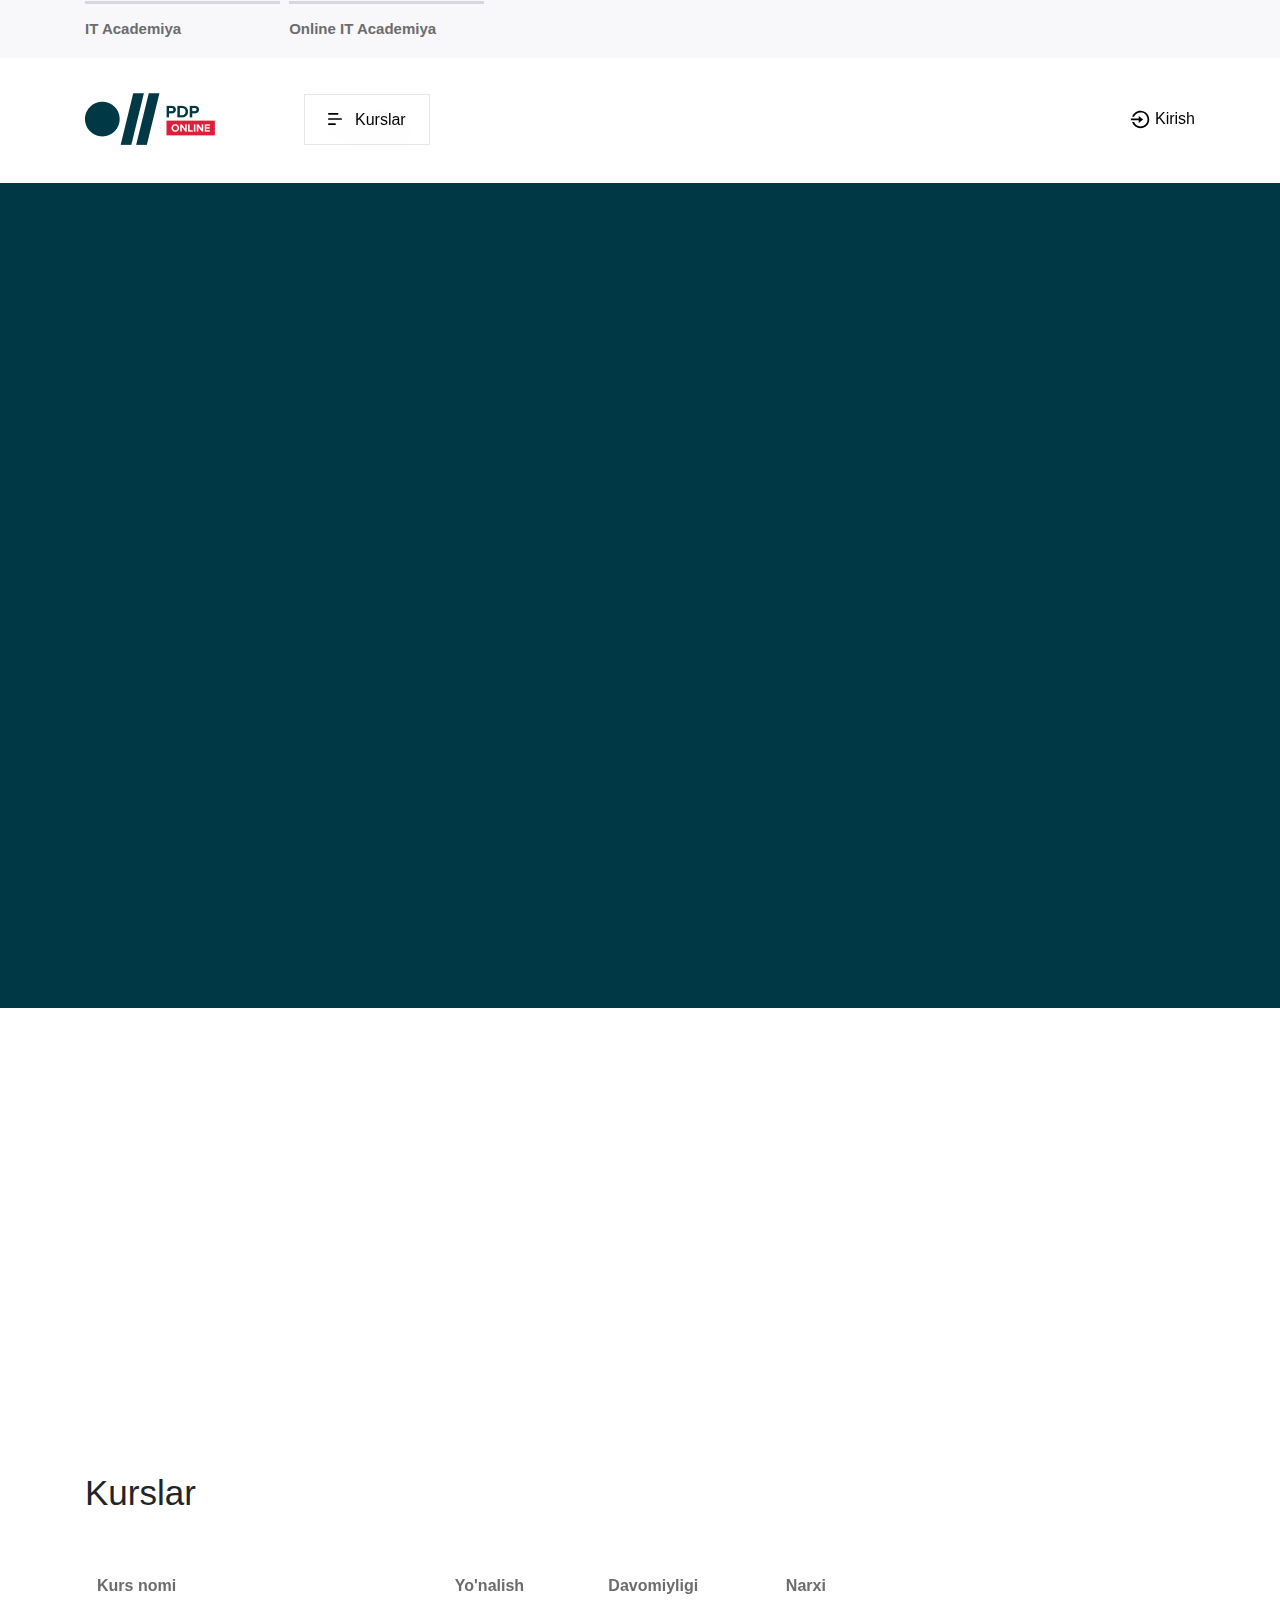
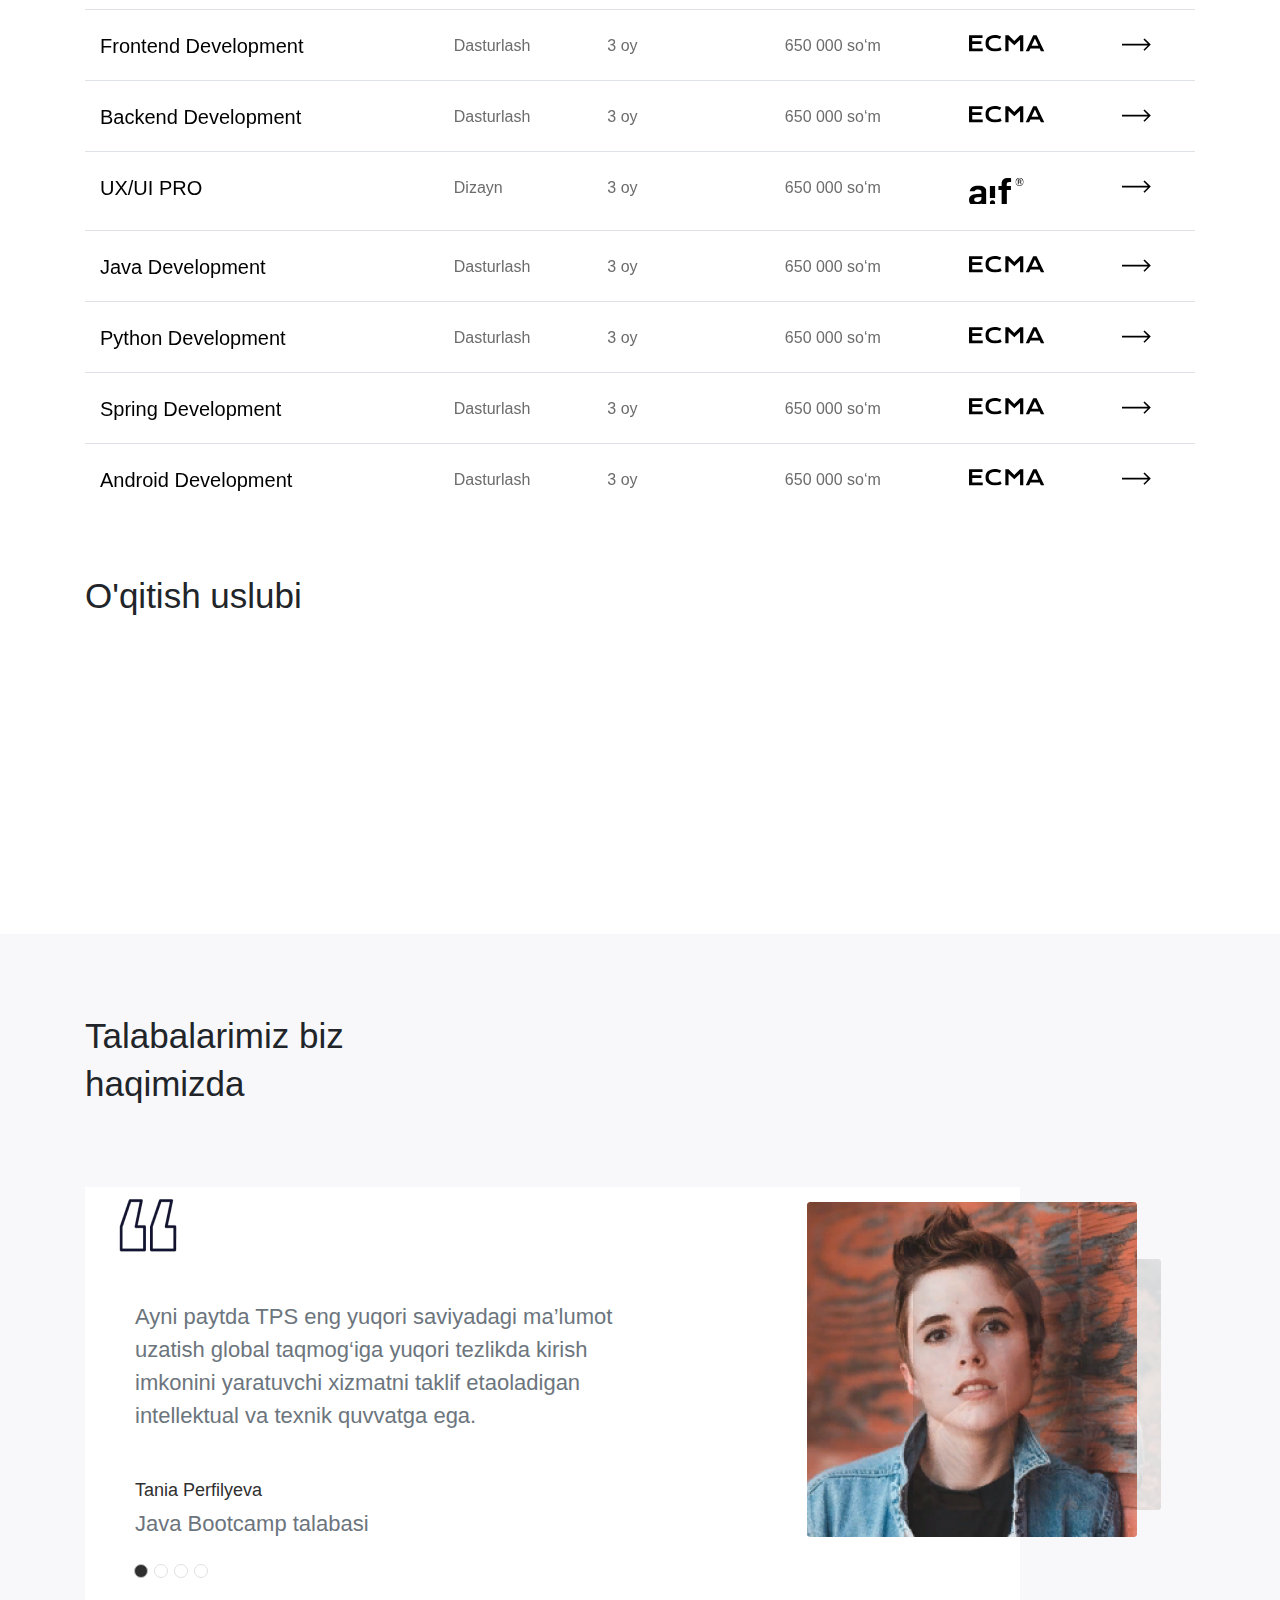
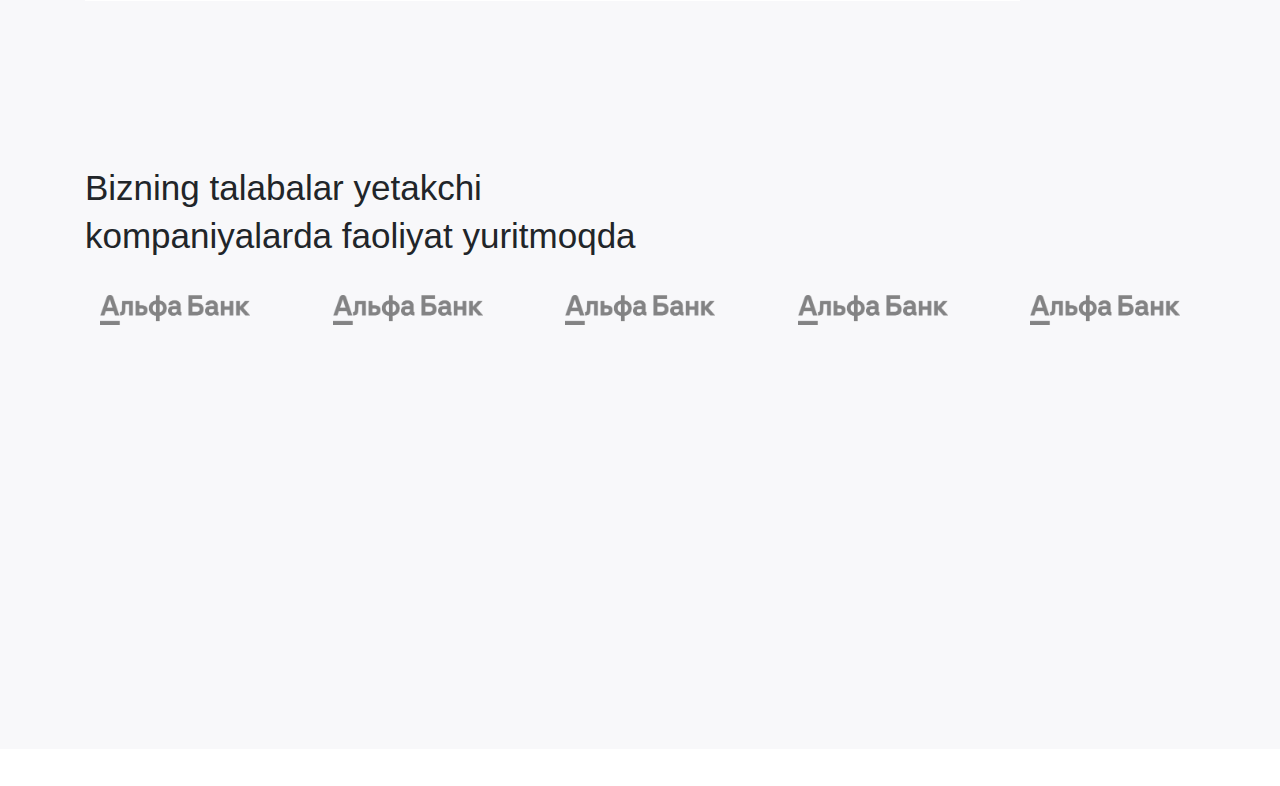
<file: battle pdp page/index.html>
<!DOCTYPE html>
<html lang="en">
<head>
    <meta charset="UTF-8">
    <meta http-equiv="X-UA-Compatible" content="IE=edge">
    <meta name="viewport" content="width=device-width, initial-scale=1.0">
    <title>PDP IT ACADEMY</title>
    <link rel="stylesheet" href="css/bootstrap.css">
    <link rel="stylesheet" href="css/main.css">
</head>
<body>

    <div class="spiner">
        <div class="pdp">
            <span class="circle"><img src="assets/image/load-circle.png" alt=""></span>
            <div class="line position-relative">
                <span class="position-absolute first-line"><img src="assets/image/load-line.png" alt=""></span>
                <span class="position-absolute second-line"><img src="assets/image/load-line.png" alt=""></span>
            </div>
        </div>
    </div>
   
     <header>
        <div class="header">
            <div class="container">
                <div class="row">
                    <div class="col-5 d-flex">
                        <p class="font-family-semibold">IT Academiya</p>
                        <p class="font-family-semibold">Online IT Academiya</p>
                    </div>
                </div>
            </div>
        </div>
        <div class="nav">
            <div class="container">
                <div class="row align-items-center">
                    <div class="col-3 d-flex align-items-center">
                        <span class=""><a href="#"><img src="assets/image/logo.png" alt=""></a></span>
                        <div class="d-flex align-items-center nav-div">
                            <span class="icon icon-burger"></span>
                            <a href="#">Kurslar</a>
                        </div>
                    </div>
                    <div class="col-1 ml-auto d-flex align-items-center">
                        <span class="icon icon-kirish mr-1"></span>
                        <a href="battle/index.html">Kirish</a>
                    </div>
                </div>
            </div>
        </div>
    </header> 

     <section class="position-relative">
        <div class="container">
            <div class="row myRow animate-row anim-item">
                <div class="col-6">
                    <h1 class="font-family-bold ">
                        Onlayn
                        IT-akademiyamiza
                    </h1>
                    <p class="">
                        1 yildan ortiq davom etadigan dasturlar. Ixtisoslikni noldan o'rganish, portfelni yig'ish, rezyume tayyorlash va ta'lim jarayonida ish topish kafolatlangan.
                    </p>
                </div>
                <div class="position-absolute main-img">
                    <img src="assets/image/man.png" class="" alt="">
                </div>
            </div>
            <div class="row animate-row anim-item">
                <div class="col-6 p-0">
                    <div class="card border-0 rounded-0">
                        <div class="card-body border-0 d-flex ">
                            <div class="w-25 d-flex align-items-end position-relative">
                                <p class=" ">
                                    Java 
                                    Web Full Stack 
                                    Development
                                </p>
                                <a href="BATLLE/Lesson Battle/index4.html"><span class="icon icon-next"></span></a>
                            </div>
                            <div class="ml-auto d-flex">
                                <span class="image image-java">
                            </span>
                        </div>
                        </div>
                    </div>
                </div>
                <div class="col-6 p-0">
                    <div class="card rounded-0 border-0">
                        <div class="card-body border-0 d-flex ">
                            <div class="w-25 d-flex align-items-end position-relative">
                                <p class=" ">
                                    Android Development
                                </p>
                                <a href="BATLLE/Lesson Battle/index4.html"><span class="icon icon-next"></span></a>
                            </div>
                            <div class="ml-auto d-flex">
                                <span class="image image-android">
                            </span>
                        </div>
                        </div>
                    </div>
                </div>
            </div>
        </div>
    </section> 

     <div class="kurslar">
        <div class="container">
            <div class="row animate-row anim-item">
                <div class="col-6 p-0">
                    <div class="card border-0 rounded-0">
                        <div class="card-body border-0 d-flex ">
                            <div class="w-25 d-flex align-items-end position-relative">
                                <p class=" ">
                                    JS
                                    Full Stack
                                    Developmnt
                                </p>
                                <a href="BATLLE/Lesson Battle/index4.html"><span class="icon icon-next"></span></a>
                            </div>
                            <div class="ml-auto d-flex">
                                <span class="piton">
                                    <img src="assets/image/js.png" alt="">
                                </span>
                            </div>
                        </div>
                    </div>
                </div>
                <div class="col-6 p-0">
                    <div class="card rounded-0 border-0">
                        <div class="card-body border-0 d-flex ">
                            <div class="w-25 d-flex align-items-end position-relative">
                                <p class=" ">
                                    Python
                                    Full Stack
                                    Development
                                </p>
                                <a href="BATLLE/Lesson Battle/index4.html"><span class="icon icon-next"></span></a>
                            </div>
                            <div class="ml-auto d-flex">
                                <span class="piton">
                                    <img src="assets/image/py.png" alt="">
                                </span>
                        </div>
                        </div>
                    </div>
                </div>
            </div>
            <div class="row text-center kurslar-row animate-row anim-item">
                <a href="#" class=>Yana yuklash</a>
            </div>
            <h3 class=" font-family-regular">Kurslar</h3>
            
            <div class="row anim-item">
                <div class="col-12">
                    <table class="table ">
                        <thead class="">
                        <tr class="">
                            <th>Kurs nomi</th>
                            <th>Yo'nalish</th>
                            <th>Davomiyligi</th>
                            <th>Narxi</th>
                        </tr>
                        </thead>
                        <tbody class="table-body">
                        
                            <tr class="">
                                <td class="main-text">Frontend Development</td>
                                <td>Dasturlash</td>
                                <td>3 oy</td>
                                <td>650 000 so‘m</td>
                                <td><span class="icon icon-ecma"></span></td>
                                <td><a href="16.03.2021/index.html"><span class="icon icon-table-next"></span></a></td>
                            </tr>
                        
                        <tr class="">
                            <td class="main-text">Backend Development</td>
                            <td>Dasturlash</td>
                            <td>3 oy</td>
                            <td>650 000 so‘m</td>
                            <td><span class="icon icon-ecma"></span></td>
                            <td><a href="16.03.2021/index.html"><span class="icon icon-table-next"></span></a></td>
                        </tr>
                        <tr class="">
                            <td class="main-text">UX/UI PRO</td>
                            <td>Dizayn</td>
                            <td>3 oy</td>
                            <td>650 000 so‘m</td>
                            <td><span class="icon icon-aif"></span></td>
                            <td><a href="16.03.2021/index.html"><span class="icon icon-table-next"></span></a></td>
                        </tr>
                        <tr class="">
                            <td class="main-text">Java Development</td>
                            <td>Dasturlash</td>
                            <td>3 oy</td>
                            <td>650 000 so‘m</td>
                            <td><span class="icon icon-ecma"></span></td>
                            <td><a href="16.03.2021/index.html"><span class="icon icon-table-next"></span></a></td>
                        </tr>
                        <tr class="">
                            <td class="main-text">Python Development</td>
                            <td>Dasturlash</td>
                            <td>3 oy</td>
                            <td>650 000 so‘m</td>
                            <td><span class="icon icon-ecma"></span></td>
                            <td><span class="icon icon-table-next"></span></td>
                        </tr>
                        <tr class="">
                            <td class="main-text">Spring Development</td>
                            <td>Dasturlash</td>
                            <td>3 oy</td>
                            <td>650 000 so‘m</td>
                            <td><span class="icon icon-ecma"></span></td>
                            <td><span class="icon icon-table-next"></span></td>
                        </tr>
                        <tr class="">
                            <td class="main-text">Android Development</td>
                            <td>Dasturlash</td>
                            <td>3 oy</td>
                            <td>650 000 so‘m</td>
                            <td><span class="icon icon-ecma"></span></td>
                            <td><span class="icon icon-table-next"></span></td>
                        </tr>
                        </tbody>
                    </table>
                </div>
            </div>
            <h3 class="font-family-regular pt-5 pb-2">O'qitish uslubi</h3>
            <div class="row animate-row anim-item">
                <div class="col-12 d-flex align-items-center cards">
                    <div class=" position-relative">
                        <span><img src="assets/image/amaliyot.png" alt=""></span>
                    </div>
                    <div class=" position-relative">
                        <span><img src="assets/image/certificate.png" alt=""></span>
                    </div>
                    <div class=" position-relative">
                        <span><img src="assets/image/amaliyot.png" alt=""></span>
                    </div>
                    <div class=" position-relative">
                        <span><img src="assets/image/certificate.png" alt=""></span>
                    </div>
                    <div class=" position-relative">
                        <span><img src="assets/image/amaliyot.png" alt=""></span>
                    </div>
                </div>
            </div>
        </div>
    </div> 


    <div class="biz">
        <div class="container">
            <h4 class="">
                Talabalarimiz biz 
                haqimizda
            </h4>
            <div class="row ">
                <div class="col-12">
                    <div class="carousel slide" id="karusel" data-ride="carousel">

                        <div class="carousel-indicators align-items-center justify-content-start m-0">
                            <li class="active" data-target="#karusel" data-slide-to="0"></li>
                            <li class="" data-target="#karusel" data-slide-to="1"></li>
                            <li class="" data-target="#karusel" data-slide-to="2"></li>
                            <li class="" data-target="#karusel" data-slide-to="3"></li>
                        </div>
                        
                        <div class="carousel-inner">
                            <div class="carousel-item active">
                                <div class="row my-5">
                                    <div class="col-10 bg-white">
                                        <span class="d-block">
                                            <img src="assets/image/coma.png" alt="">
                                        </span>
                                        <p class="text-secondary pt-3 pb-5">
                                            Ayni paytda TPS eng yuqori saviyadagi ma’lumot uzatish global taqmog‘iga yuqori tezlikda kirish 
                                            imkonini yaratuvchi xizmatni taklif etaoladigan intellektual va texnik quvvatga ega. 
                                        </p>
                                        <h3>Tania Perfilyeva</h3>
                                        <p class="text-secondary">
                                            Java Bootcamp talabasi
                                        </p>
                                        <span class="myImg"><img src="assets/image/woman.png" alt=""></span>
                                        <span class="secondImg"> <img src="assets/image/bg-man.png" alt=""></span>
                                    </div>
                                </div>
                            </div>
                            <div class="carousel-item ">
                                <div class="row my-5">
                                    <div class="col-10 bg-white">
                                        <span class="d-block">
                                            <img src="assets/image/coma.png" alt="">
                                        </span>
                                        <p class="text-secondary pt-3 pb-5">
                                            Ayni paytda TPS eng yuqori saviyadagi ma’lumot uzatish global taqmog‘iga yuqori tezlikda kirish 
                                            imkonini yaratuvchi xizmatni taklif etaoladigan intellektual va texnik quvvatga ega. 
                                        </p>
                                        <h3>Tania Perfilyeva</h3>
                                        <p class="text-secondary">
                                            Java Bootcamp talabasi
                                        </p>
                                        <span class="myImg"><img src="assets/image/woman.png" alt=""></span>
                                        <span class="secondImg"> <img src="assets/image/bg-man.png" alt=""></span>
                                    </div>
                                </div>
                            </div>
                            <div class="carousel-item ">
                                <div class="row my-5">
                                    <div class="col-10 bg-white">
                                        <span class="d-block">
                                            <img src="assets/image/coma.png" alt="">
                                        </span>
                                        <p class="text-secondary pt-3 pb-5">
                                            Ayni paytda TPS eng yuqori saviyadagi ma’lumot uzatish global taqmog‘iga yuqori tezlikda kirish 
                                            imkonini yaratuvchi xizmatni taklif etaoladigan intellektual va texnik quvvatga ega. 
                                        </p>
                                        <h3>Tania Perfilyeva</h3>
                                        <p class="text-secondary">
                                            Java Bootcamp talabasi
                                        </p>
                                        <span class="myImg"><img src="assets/image/woman.png" alt=""></span>
                                        <span class="secondImg"> <img src="assets/image/bg-man.png" alt=""></span>
                                    </div>
                                </div>
                            </div>
                            <div class="carousel-item ">
                                <div class="row my-5">
                                    <div class="col-10 bg-white">
                                        <span class="d-block">
                                            <img src="assets/image/coma.png" alt="">
                                        </span>
                                        <p class="text-secondary pt-3 pb-5">
                                            Ayni paytda TPS eng yuqori saviyadagi ma’lumot uzatish global taqmog‘iga yuqori tezlikda kirish 
                                            imkonini yaratuvchi xizmatni taklif etaoladigan intellektual va texnik quvvatga ega. 
                                        </p>
                                        <h3>Tania Perfilyeva</h3>
                                        <p class="text-secondary">
                                            Java Bootcamp talabasi
                                        </p>
                                        <span class="myImg"><img src="assets/image/woman.png" alt=""></span>
                                        <span class="secondImg"> <img src="assets/image/bg-man.png" alt=""></span>
                                    </div>
                                </div>
                            </div>
                        </div>
                    </div>
                </div>
            </div>
        </div>
    </div> 

    <div class="filial">
        <div class="container">
            <h4 class=" font-family-semibold">Bizning talabalar yetakchi kompaniyalarda 
                faoliyat yuritmoqda
            </h4>
            <div class="col-12 d-flex justify-content-between pb-5">
                <div class=" image image-alfa"></div>
                <div class=" image image-alfa"></div>
                <div class=" image image-alfa"></div>
                <div class=" image image-alfa"></div>
                <div class=" image image-alfa"></div>
            </div>
        </div>
    </div>
    
    <footer>
        <div class="container">
            <div class="row animate-row anim-item">
                <div class="col-2">
                    <h5>Asosiy</h5>
                    <ul class="navs">
                        <li class="nav-item"><a href="#" class="nav-link">Loyiha haqida</a></li>
                        <li class="nav-item"><a href="#" class="nav-link">Mentorlarga</a></li>
                        <li class="nav-item"><a href="#" class="nav-link">Kurslar</a></li>
                        <li class="nav-item"><a href="#" class="nav-link">Ommaviy oferta</a></li>
                        <li class="nav-item"><a href="#" class="nav-link">Maxfiylik siyosati</a></li>
                    </ul>
                </div>
                <div class="col-2">
                    <h5>Qo'shimcha</h5>
                    <ul class="navs">
                        <li class="nav-item"><a href="#" class="nav-link">Loyiha haqida</a></li>
                        <li class="nav-item"><a href="#" class="nav-link">Mentorlarga</a></li>
                        <li class="nav-item"><a href="#" class="nav-link">Kurslar</a></li>
                    </ul>
                </div>
                <div class="col-3">
                    <h5>Qo'llab quvatlash</h5>
                    <ul class="navs">
                        <li class="nav-item"><a href="#" class="nav-link">Loyiha haqida</a></li>
                        <li class="nav-item"><a href="#" class="nav-link">Mentorlarga</a></li>
                    </ul>
                </div>
                <div class="col-3 ">
                    <h5>Biz bilan aloqa</h5>
                    <ul class="navs">
                        <li class="nav-item"><h4>(+998 90) 900-00-09</h4></li>
                        <li class="nav-item"><a href="#" class="nav-link">100011, Toshkent sh. Shayxontohur tumani,
                            Zarqaynar ko’chasi, 3B-uy</a></li>
                    </ul>
                </div>
            </div>
        </div>
    </footer>
  


    
    


<script src="js/jquery-3.3.1.slim.min.js"></script>
<script src="js/popper.min.js"></script>
<script src="js/bootstrap.js"></script>
<script src="js/app.js"></script>
</body>
</html>
</file>
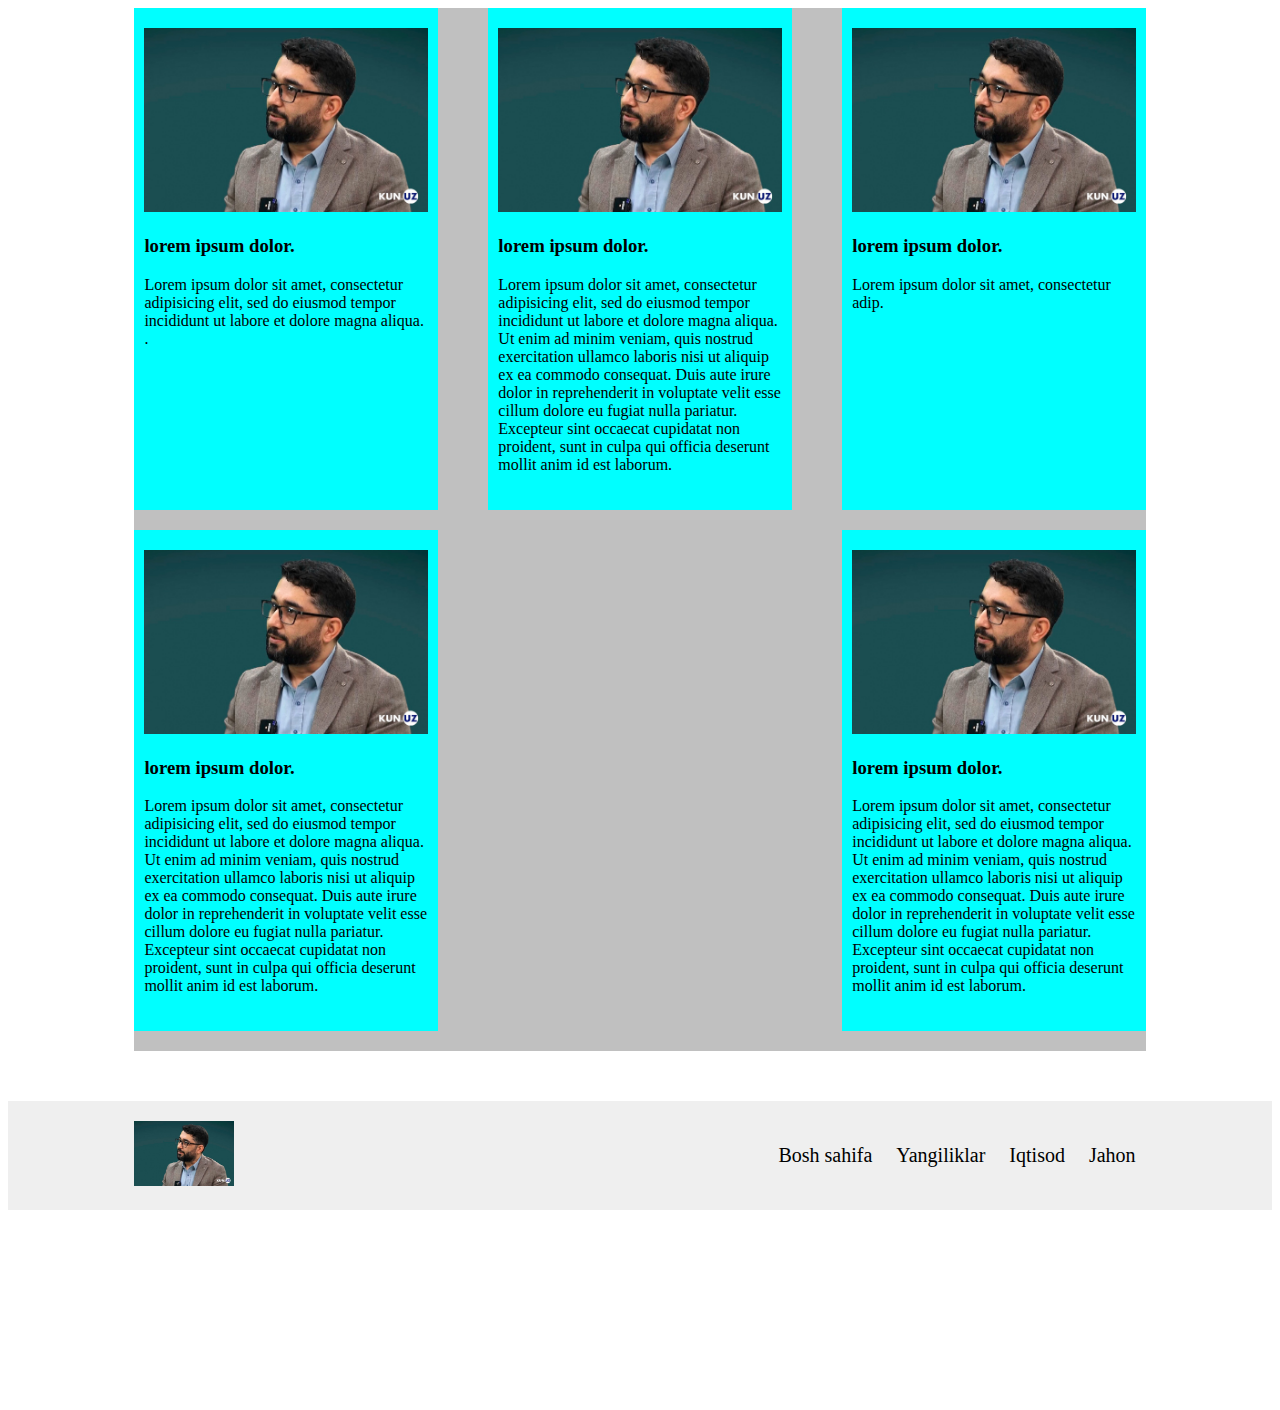
<file: first lesseon/index.html>
<!DOCTYPE html>
<html>
<head lang="en">
	<meta charset="utf-8">
	<link rel="stylesheet" type="text/css" href="style.css">
	<title>Lesson 4. Flexbox && Float</title>
</head>
<body>

	<div class="container">
		<div class="card">
			<img src="img/bg.jpg" alt="">
			<h3>lorem ipsum dolor.</h3>
			<p>Lorem ipsum dolor sit amet, consectetur adipisicing elit, sed do eiusmod
			tempor incididunt ut labore et dolore magna aliqua. .</p>
		</div>
		<div class="card">
			<img src="img/bg.jpg" alt="">
			<h3>lorem ipsum dolor.</h3>
			<p>Lorem ipsum dolor sit amet, consectetur adipisicing elit, sed do eiusmod
			tempor incididunt ut labore et dolore magna aliqua. Ut enim ad minim veniam,
			quis nostrud exercitation ullamco laboris nisi ut aliquip ex ea commodo
			consequat. Duis aute irure dolor in reprehenderit in voluptate velit esse
			cillum dolore eu fugiat nulla pariatur. Excepteur sint occaecat cupidatat non
			proident, sunt in culpa qui officia deserunt mollit anim id est laborum.</p>
		</div>
		<div class="card">
			<img src="img/bg.jpg" alt="">
			<h3>lorem ipsum dolor.</h3>
			<p>Lorem ipsum dolor sit amet, consectetur adip.</p>
		</div>
		<div class="card">
			<img src="img/bg.jpg" alt="">
			<h3>lorem ipsum dolor.</h3>
			<p>Lorem ipsum dolor sit amet, consectetur adipisicing elit, sed do eiusmod
			tempor incididunt ut labore et dolore magna aliqua. Ut enim ad minim veniam,
			quis nostrud exercitation ullamco laboris nisi ut aliquip ex ea commodo
			consequat. Duis aute irure dolor in reprehenderit in voluptate velit esse
			cillum dolore eu fugiat nulla pariatur. Excepteur sint occaecat cupidatat non
			proident, sunt in culpa qui officia deserunt mollit anim id est laborum.</p>
		</div>
		<div class="card">
			<img src="img/bg.jpg" alt="">
			<h3>lorem ipsum dolor.</h3>
			<p>Lorem ipsum dolor sit amet, consectetur adipisicing elit, sed do eiusmod
			tempor incididunt ut labore et dolore magna aliqua. Ut enim ad minim veniam,
			quis nostrud exercitation ullamco laboris nisi ut aliquip ex ea commodo
			consequat. Duis aute irure dolor in reprehenderit in voluptate velit esse
			cillum dolore eu fugiat nulla pariatur. Excepteur sint occaecat cupidatat non
			proident, sunt in culpa qui officia deserunt mollit anim id est laborum.</p>
		</div><!-- 
		<div class="card">
			<img src="img/bg.jpg" alt="">
			<h3>lorem ipsum dolor.</h3>
			<p>Lorem ipsum dolor sit amet, consectetur adipisicing elit, sed do eiusmod
			tempor incididunt ut labore et dolore magna aliqua. Ut enim ad minim veniam,
			quis nostrud exercitation ullamco laboris nisi ut aliquip ex ea commodo
			consequat. Duis aute irure dolor in reprehenderit in voluptate velit esse
			cillum dolore eu fugiat nulla pariatur. Excepteur sint occaecat cupidatat non
			proident, sunt in culpa qui officia deserunt mollit anim id est laborum.</p>
		</div> -->
	</div>




	<div class="navbar">
		<div class="wrap">
			<div>
				<img src="img/bg.jpg">
			</div>
			<div>
				<ul>
					<li><a href="#">Bosh sahifa</a></li>
					<li><a href="#">Yangiliklar</a></li>
					<li><a href="#">Iqtisod</a></li>
					<li><a href="#">Jahon</a></li>
				</ul>
			</div>
		</div>
	</div>

	


</body>
</html>
</file>
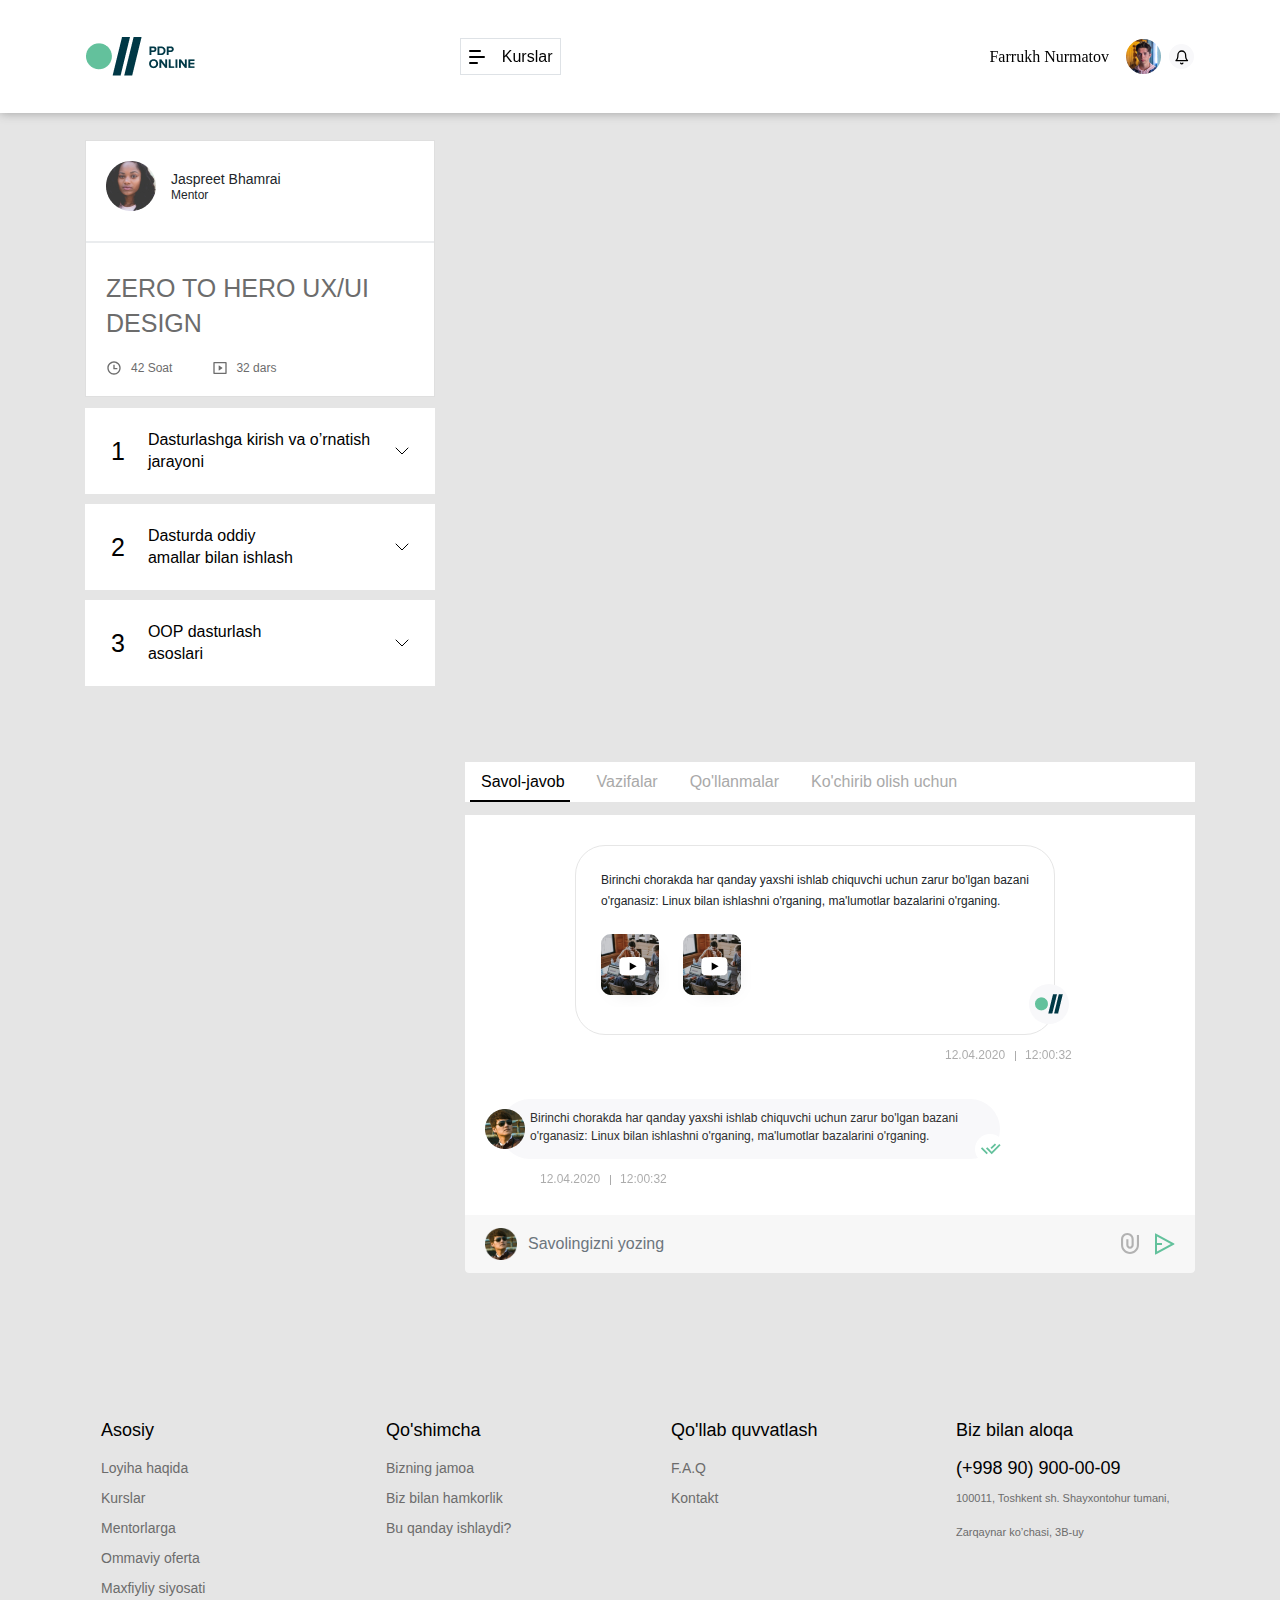
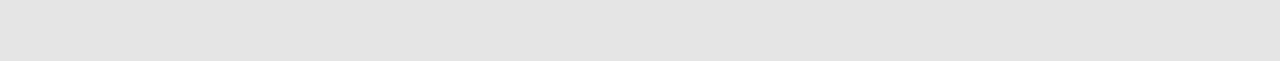
<file: battle pdp page/battle/index.html>
<!DOCTYPE html>
<html lang="en">
<head>
    <meta charset="UTF-8">
    <meta name="viewport" content="width=device-width, initial-scale=1">
    <title>Battle</title>
    <link rel="stylesheet" href="css/bootstrap.css">
    <link rel="stylesheet" href="css/main.css">

</head>
<body>

   
<nav class="navbar navbar-expand-sm p-0 bg-white">
    <div class="container p-3">
        <a href="../landing.html" class="navbar-brand"><img src="assets/images/page3logo.png" alt=""></a>
        <button type="button" class="navbar-toggler border-0" data-toggle="collapse" data-target="#menu">
            <img src="assets/icons/burger.svg" alt="">
        </button>
        <div class="collapse navbar-collapse" id="menu">
            <ul class="navbar-nav ml-auto align-items-center">
                <li class="nav-item"><a href="#" class="nav-link border d-flex align-items-center"><img src="assets/icons/menu.svg" alt=""><p class="mb-0">Kurslar</p></a></li>
                <li class="nav-item"><a href="#" class="nav-link d-flex align-items-center"><h4>Farrukh Nurmatov</h4> <img src="assets/images/oval.png" alt=""></a></li>
                <li class="nav-item"><a href="#" class="nav-link"><img src="assets/icons/bell.svg" alt=""></a></li>
            </ul>
        </div>
    </div>
</nav>
<div class="container">
    <div class="row justify-content-center">
        <div class="coll col-sm-11 col-md-4">
            <div class="card">
                <div class="card-body">
                    <div class=" d-flex align-items-center">
                        <div>
                            <img src="assets/images/Jaspreet.png" alt="">
                        </div>
                        <div class="matn">
                            <h3 class="mb-0">Jaspreet Bhamrai</h3>
                            <p class="mb-0">Mentor</p>
                        </div>
                    </div>
                    <div class="line"></div>
                    <h4>ZERO TO HERO UX/UI <br>
                        DESIGN</h4>
                    <div class="d-flex align-items-center">
                        <div class="d-flex align-items-center">
                            <img src="assets/icons/soat.svg" alt="">
                            <h5 class="mb-0">42 Soat</h5>
                        </div>
                        <div class="d-flex align-items-center plays">
                            <img src="assets/icons/play.svg" alt="">
                            <h5 class="mb-0">32 dars</h5>
                        </div>
                    </div>
                </div>
            </div>
            <div class="panel-group" id="accord">
                <div class="panel panel-default">
                    <div class="panel-heading bg-white">
                        <h4 class="panel-title mb-0">
                            <a href="#collapse1" data-toggle="collapse" data-parent="#accord"
                               class="text-decoration-none">
                                <div class="d-flex align-items-center">
                                    <h2 class="mb-0">1</h2>
                                    <p class="mb-0">Dasturlashga kirish va o’rnatish jarayoni</p>
                                    <img src="assets/icons/bottom.svg" alt="">
                                    <!--<img src="assets/icons/top.svg" alt="" class="none">-->
                                </div>
                            </a>
                        </h4>
                    </div>
                    <div class="panel-collapse collapse in" id="collapse1">
                        <div class="panel-body bg-white">
                            <div class="d-flex align-items-center border border-top-0 border-left-0 border-right-0">
                                <div>
                                    <span class="eye"><img src="assets/icons/eye.svg" alt=""></span>
                                    <p class="mb-0">Ko'rilgan</p>
                                </div>
                                <div class="d-flex align-items-center">
                                    <div>
                                        <img src="assets/images/page3.1.png" alt="" width="58" height="61"
                                             class="page31">
                                    </div>
                                    <div>
                                        <h4>Dasturlashga kirish va o’rnatish jarayoni</h4>
                                        <div class="d-flex align-items-center">
                                            <img src="assets/icons/soat.svg" alt="" class="span">
                                            <h5 class="mb-0">4 Soat</h5>
                                        </div>
                                    </div>
                                </div>
                            </div>
                            <div class="d-flex align-items-center border border-top-0 border-left-0 border-right-0">
                                <div>
                                    <span class="eye1"><img src="assets/icons/youtube.svg" alt=""></span>
                                </div>
                                <div class="d-flex align-items-center">
                                    <div>
                                        <img src="assets/images/page3.2.png" alt="" width="58" height="61"
                                             class="page31">
                                    </div>
                                    <div>
                                        <h4>Boshlang’ich o’zgaruvchilar haqida ma’lumot</h4>
                                        <div class="d-flex align-items-center">
                                            <img src="assets/icons/soat.svg" alt="" class="span">
                                            <h5 class="mb-0">4 Soat</h5>
                                        </div>
                                    </div>
                                </div>
                            </div>
                            <div class="d-flex align-items-center border border-top-0 border-left-0 border-right-0">
                                <div>
                                    <span class="youtube"><img src="assets/icons/yotubewhite.svg" alt=""></span>
                                    <div class="youtube2"></div>
                                </div>
                                <div class="d-flex align-items-center">
                                    <div>
                                        <img src="assets/images/page 3.3.png" alt="" width="58" height="61"
                                             class="page31">
                                    </div>
                                    <div>
                                        <h4>Int va Float tiplari farqlari</h4>
                                        <div class="d-flex align-items-center">
                                            <img src="assets/icons/soat.svg" alt="" class="span">
                                            <h5 class="mb-0">4 Soat</h5>
                                        </div>
                                    </div>
                                </div>
                            </div>
                            <div class="d-flex align-items-center border border-top-0 border-left-0 border-right-0">
                                <div>
                                    <span class="youtube"><img src="assets/icons/yotubewhite.svg" alt=""></span>
                                    <div class="youtube2"></div>
                                </div>
                                <div class="d-flex align-items-center">
                                    <div>
                                        <img src="assets/images/page3.4.png" alt="" width="58" height="61"
                                             class="page31">
                                    </div>
                                    <div>
                                        <h4>Boolean haqida to’liq ma’lumot</h4>
                                        <div class="d-flex align-items-center">
                                            <img src="assets/icons/soat.svg" alt="" class="span">
                                            <h5 class="mb-0">4 Soat</h5>
                                        </div>
                                    </div>
                                </div>
                            </div>
                        </div>
                    </div>
                </div>
                <div class="panel panel-default">
                    <div class="panel-heading bg-white">
                        <h4 class="panel-title mb-0">
                            <a href="#collapse2" data-toggle="collapse" data-parent="#accord"
                               class="text-decoration-none">
                                <div class="d-flex align-items-center">
                                    <h2 class="mb-0">2</h2>
                                    <p class="mb-0">Dasturda oddiy <br> amallar bilan ishlash</p>
                                    <img src="assets/icons/bottom.svg" alt="">
                                    <!--<img src="assets/icons/top.svg" alt="" class="none">-->
                                </div>
                            </a>
                        </h4>
                    </div>
                    <div class="panel-collapse collapse in" id="collapse2">
                        <div class="panel-body bg-white">
                            <div class="d-flex align-items-center border border-top-0 border-left-0 border-right-0">
                                <div>
                                    <span class="eye"><img src="assets/icons/eye.svg" alt=""></span>
                                    <p class="mb-0">Ko'rilgan</p>
                                </div>
                                <div class="d-flex align-items-center">
                                    <div>
                                        <img src="assets/images/page3.1.png" alt="" width="58" height="61"
                                             class="page31">
                                    </div>
                                    <div>
                                        <h4>Dasturlashga kirish va o’rnatish jarayoni</h4>
                                        <div class="d-flex align-items-center">
                                            <img src="assets/icons/soat.svg" alt="" class="span">
                                            <h5 class="mb-0">4 Soat</h5>
                                        </div>
                                    </div>
                                </div>
                            </div>
                            <div class="d-flex align-items-center border border-top-0 border-left-0 border-right-0">
                                <div>
                                    <span class="eye1"><img src="assets/icons/youtube.svg" alt=""></span>
                                </div>
                                <div class="d-flex align-items-center">
                                    <div>
                                        <img src="assets/images/page3.2.png" alt="" width="58" height="61"
                                             class="page31">
                                    </div>
                                    <div>
                                        <h4>Boshlang’ich o’zgaruvchilar haqida ma’lumot</h4>
                                        <div class="d-flex align-items-center">
                                            <img src="assets/icons/soat.svg" alt="" class="span">
                                            <h5 class="mb-0">4 Soat</h5>
                                        </div>
                                    </div>
                                </div>
                            </div>
                            <div class="d-flex align-items-center border border-top-0 border-left-0 border-right-0">
                                <div>
                                    <span class="youtube"><img src="assets/icons/yotubewhite.svg" alt=""></span>
                                    <div class="youtube2"></div>
                                </div>
                                <div class="d-flex align-items-center">
                                    <div>
                                        <img src="assets/images/page 3.3.png" alt="" width="58" height="61"
                                             class="page31">
                                    </div>
                                    <div>
                                        <h4>Int va Float tiplari farqlari</h4>
                                        <div class="d-flex align-items-center">
                                            <img src="assets/icons/soat.svg" alt="" class="span">
                                            <h5 class="mb-0">4 Soat</h5>
                                        </div>
                                    </div>
                                </div>
                            </div>
                            <div class="d-flex align-items-center border border-top-0 border-left-0 border-right-0">
                                <div>
                                    <span class="youtube"><img src="assets/icons/yotubewhite.svg" alt=""></span>
                                    <div class="youtube2"></div>
                                </div>
                                <div class="d-flex align-items-center">
                                    <div>
                                        <img src="assets/images/page3.4.png" alt="" width="58" height="61"
                                             class="page31">
                                    </div>
                                    <div>
                                        <h4>Boolean haqida to’liq ma’lumot</h4>
                                        <div class="d-flex align-items-center">
                                            <img src="assets/icons/soat.svg" alt="" class="span">
                                            <h5 class="mb-0">4 Soat</h5>
                                        </div>
                                    </div>
                                </div>
                            </div>
                        </div>
                    </div>
                </div>
                <div class="panel panel-default">
                    <div class="panel-heading bg-white">
                        <h4 class="panel-title mb-0">
                            <a href="#collapse3" data-toggle="collapse" data-parent="#accord"
                               class="text-decoration-none">
                                <div class="d-flex align-items-center">
                                    <h2 class="mb-0">3</h2>
                                    <p class="mb-0">OOP dasturlash <br> asoslari</p>
                                    <img src="assets/icons/bottom.svg" alt="">
                                    <!--<img src="assets/icons/top.svg" alt="" class="none">-->
                                </div>
                            </a>
                        </h4>
                    </div>
                    <div class="panel-collapse collapse in" id="collapse3">
                        <div class="panel-body bg-white">
                            <div class="d-flex align-items-center border border-top-0 border-left-0 border-right-0">
                                <div>
                                    <span class="eye"><img src="assets/icons/eye.svg" alt=""></span>
                                    <p class="mb-0">Ko'rilgan</p>
                                </div>
                                <div class="d-flex align-items-center">
                                    <div>
                                        <img src="assets/images/page3.1.png" alt="" width="58" height="61"
                                             class="page31">
                                    </div>
                                    <div>
                                        <h4>Dasturlashga kirish va o’rnatish jarayoni</h4>
                                        <div class="d-flex align-items-center">
                                            <img src="assets/icons/soat.svg" alt="" class="span">
                                            <h5 class="mb-0">4 Soat</h5>
                                        </div>
                                    </div>
                                </div>
                            </div>
                            <div class="d-flex align-items-center border border-top-0 border-left-0 border-right-0">
                                <div>
                                    <span class="eye1"><img src="assets/icons/youtube.svg" alt=""></span>
                                </div>
                                <div class="d-flex align-items-center">
                                    <div>
                                        <img src="assets/images/page3.2.png" alt="" width="58" height="61"
                                             class="page31">
                                    </div>
                                    <div>
                                        <h4>Boshlang’ich o’zgaruvchilar haqida ma’lumot</h4>
                                        <div class="d-flex align-items-center">
                                            <img src="assets/icons/soat.svg" alt="" class="span">
                                            <h5 class="mb-0">4 Soat</h5>
                                        </div>
                                    </div>
                                </div>
                            </div>
                            <div class="d-flex align-items-center border border-top-0 border-left-0 border-right-0">
                                <div>
                                    <span class="youtube"><img src="assets/icons/yotubewhite.svg" alt=""></span>
                                    <div class="youtube2"></div>
                                </div>
                                <div class="d-flex align-items-center">
                                    <div>
                                        <img src="assets/images/page 3.3.png" alt="" width="58" height="61"
                                             class="page31">
                                    </div>
                                    <div>
                                        <h4>Int va Float tiplari farqlari</h4>
                                        <div class="d-flex align-items-center">
                                            <img src="assets/icons/soat.svg" alt="" class="span">
                                            <h5 class="mb-0">4 Soat</h5>
                                        </div>
                                    </div>
                                </div>
                            </div>
                            <div class="d-flex align-items-center border border-top-0 border-left-0 border-right-0">
                                <div>
                                    <span class="youtube"><img src="assets/icons/yotubewhite.svg" alt=""></span>
                                    <div class="youtube2"></div>
                                </div>
                                <div class="d-flex align-items-center">
                                    <div>
                                        <img src="assets/images/page3.4.png" alt="" width="58" height="61"
                                             class="page31">
                                    </div>
                                    <div>
                                        <h4>Boolean haqida to’liq ma’lumot</h4>
                                        <div class="d-flex align-items-center">
                                            <img src="assets/icons/soat.svg" alt="" class="span">
                                            <h5 class="mb-0">4 Soat</h5>
                                        </div>
                                    </div>
                                </div>
                            </div>
                        </div>
                    </div>
                </div>
            </div>
        </div>
        <div class="cols col-sm-11 col-md-8">
            <div class="row">
                <div class="col-12">
                    <iframe src="https://youtube.com/embed/8QREJoiYojM" frameborder="0" class="w-100"
                            height="450"></iframe>
                </div>
                <div class="col-12">
                    <ul class="nav bg-white">
                        <li class="nav-item text-dark"><a href="#menu1" data-toggle="tab"
                                                          class="nav-link active">Savol-javob</a></li>
                        <li class="nav-item"><a href="#menu2" data-toggle="tab" class="nav-link">Vazifalar</a></li>
                        <li class="nav-item"><a href="#menu3" data-toggle="tab" class="nav-link">Qo'llanmalar</a></li>
                        <li class="nav-item"><a href="#menu4" data-toggle="tab" class="nav-link">Ko'chirib olish
                            uchun</a></li>
                    </ul>
                    <div class="tab-content">
                        <div class="tab-pane active" id="menu1">
                            <div class="goya"></div>
                            <div class="card border-0">
                                <div class="card-body">
                                    <div class="questions">
                                        <p>Birinchi chorakda har qanday yaxshi ishlab chiquvchi uchun zarur bo'lgan
                                            bazani
                                            o'rganasiz: Linux bilan ishlashni o'rganing, ma'lumotlar bazalarini
                                            o'rganing. </p>
                                        <div class="d-flex">
                                            <div class="position-relative mr-4"><img src="assets/images/page%203.3.png"
                                                                                     alt="" class="w-100">
                                                <div class="index d-flex align-items-center justify-content-center"><img
                                                        src="assets/icons/yotubewhite.svg" alt=""></div>
                                            </div>
                                            <div class="position-relative"><img src="assets/images/page%203.3.png"
                                                                                alt="" class="w-100">
                                                <div class="index1 d-flex align-items-center justify-content-center">
                                                    <img
                                                            src="assets/icons/yotubewhite.svg" alt=""></div>
                                            </div>
                                        </div>
                                        <div class="pdp"><img src="assets/images/logo2.png" alt=""></div>
                                    </div>
                                    <div class="d-flex befor">
                                        <h3 class="mb-0">12.04.2020</h3>
                                        <h4>
                                            <div class="before"></div>
                                            12:00:32
                                        </h4>
                                    </div>
                                    <div class="boy">
                                        <p>Birinchi chorakda har qanday yaxshi ishlab chiquvchi uchun zarur bo'lgan
                                            bazani
                                            o'rganasiz: Linux bilan ishlashni o'rganing, ma'lumotlar bazalarini
                                            o'rganing. </p>
                                        <img src="assets/images/oval4.png" alt="">
                                        <div class="check"><img src="assets/icons/check.svg" alt=""></div>
                                    </div>
                                    <div class="d-flex befo">
                                        <h3 class="mb-0">12.04.2020</h3>
                                        <h4>
                                            <div class="before"></div>
                                            12:00:32
                                        </h4>
                                    </div>
                                </div>
                                <div class="card-footer border-top-0">
                                    <form>
                                        <div class="input-group align-items-center">
                                            <div class="input-group-prepend h-100">
                                                <img src="assets/images/oval4.png" alt="" width="32" height="32"
                                                     class="mr-1">
                                            </div>
                                            <input type="text"
                                                   class="form-control h-100 border-0 p-2 shadow-none bg-white"
                                                   placeholder="Savolingizni yozing">
                                            <div class="input-group-append h-100 d-flex justify-content-between">
                                                <span class="icon icon-spiral ml-3"></span>
                                                <!--<img src="assets/icons/spiral.svg" alt="" class="ml-2">-->
                                                <img src="assets/icons/send.svg" alt="" class="ml-3">
                                            </div>
                                        </div>
                                    </form>
                                </div>
                            </div>
                        </div>
                        <div class="tab-pane position-relative" id="menu2">
                            <div class="goya1"></div>
                            <div class="card">
                                <div class="card-body">
                                    <div class="d-flex">
                                        <div class="check2">
                                            <p>1</p>
                                            <!--<img src="assets/icons/check.svg" alt="">-->
                                            <span class="icon icon-check"></span>
                                        </div>
                                        <div class="error">
                                            <h4>2</h4>
                                            <img src="assets/icons/undov.svg" alt="">
                                        </div>
                                        <div class="son">
                                            <h5>3</h5>
                                        </div>
                                    </div>
                                    <div class="d-flex align-items-center mt-3">
                                        <div class="son2 d-flex justify-content-center align-items-center">
                                            <p class="mb-0">3</p>
                                        </div>
                                        <div>
                                            <h6 class="mb-0">Birinchi chorakda har qanday yaxshi ishlab chiquvchi uchun
                                                zarur bo'lgan
                                                <br>
                                                bazani o'rganasiz: Linux bilan ishlashni o'rganing, ma'lumotlar
                                                bazalarini o'rganing. </h6>
                                        </div>
                                    </div>
                                    <div class="d-flex">
                                        <div class="dars">
                                            <!--<img src="assets/icons/spiral.svg" alt="">-->
                                            <span class="icon icon-spiral"></span>
                                            <h3>Dars1.pdf</h3>
                                        </div>
                                        <div class="dars">
                                            <span class="icon icon-spiral"></span>
                                            <h3>Da...jpg</h3>
                                        </div>
                                    </div>
                                    <div class="line2"></div>
                                    <div class="boy">
                                        <p>Birinchi chorakda har qanday yaxshi ishlab chiquvchi uchun zarur bo'lgan bazani
                                            o'rganasiz: Linux bilan ishlashni o'rganing, ma'lumotlar bazalarini
                                            o'rganing. </p>
                                    </div>
                                    <div class="d-flex befo">
                                        <h3 class="mb-0">12.04.2020</h3>
                                        <h4>
                                            <div class="before"></div>
                                            12:00:32
                                        </h4>
                                    </div>
                                </div>
                                <div class="card-footer border-top-0">
                                    <form>
                                        <div class="input-group align-items-center">
                                            <div class="input-group-prepend h-100">
                                                <img src="assets/images/oval4.png" alt="" width="32" height="32"
                                                     class="mr-1">
                                            </div>
                                            <input type="text"
                                                   class="form-control h-100 border-0 p-2 shadow-none bg-white"
                                                   placeholder="Savolingizni yozing">
                                            <div class="input-group-append h-100 d-flex justify-content-between">
                                                <span class="icon icon-spiral ml-3"></span>
                                                <img src="assets/icons/send.svg" alt="" class="ml-3">
                                            </div>
                                        </div>
                                    </form>
                                </div>
                            </div>
                        </div>
                        <div class="tab-pane position-relative" id="menu3">
                            <div class="goya2"></div>
                            <div class="card">
                                <div class="card-body">
                                    <p class="mb-0">Birinchi chorakda har qanday yaxshi ishlab chiquvchi uchun zarur
                                        bo'lgan bazani
                                        o'rganasiz: Linux bilan ishlashni o'rganing, ma'lumotlar bazalarini
                                        o'rganing. </p>
                                    <div class="ppt d-flex align-items-center">
                                        <span class="icon icon-spiral"></span>
                                        <h5 class="mb-0">Dars 1 uchun qo’llanma nomi uzun bo’lsa forma kattalashib
                                            ketadi.ppt</h5>
                                    </div>
                                    <div class="line2"></div>
                                    <p class="mb-0">Birinchi chorakda har qanday yaxshi ishlab chiquvchi uchun zarur
                                        bo'lgan bazani
                                        o'rganasiz: Linux bilan ishlashni o'rganing, ma'lumotlar bazalarini
                                        o'rganing. </p>
                                    <div class="ppt d-flex align-items-center">
                                        <span class="icon icon-spiral"></span>
                                        <h5 class="mb-0">Dars 1 uchun qo’llanma nomi uzun bo’lsa forma kattalashib
                                            ketadi.pdf</h5>
                                    </div>
                                </div>
                            </div>
                        </div>
                        <div class="tab-pane position-relative" id="menu4">
                            <div class="goya3"></div>
                            <div class="card">
                                <div class="card-body">
                                    <p>Birinchi chorakda har qanday yaxshi ishlab chiquvchi uchun zarur bo'lgan bazani
                                        o'rganasiz: Linux bilan ishlashni o'rganing, ma'lumotlar bazalarini
                                        o'rganing. </p>
                                    <div class="d-flex align-items-center">
                                        <div class="exe d-flex align-items-center">
                                            <span class="icon icon-spiral"></span>
                                            <h5 class="mb-0">Total Comander 6.6ver.exe</h5>
                                        </div>
                                        <h6>350 mb</h6>
                                    </div>
                                    <div class="d-flex align-items-center mt-4">
                                        <div class="exe d-flex align-items-center">
                                            <span class="icon icon-spiral"></span>
                                            <h5 class="mb-0">Gopro-Ultimate.exe</h5>
                                        </div>
                                        <h6>50 mb</h6>
                                    </div>
                                    <div class="line2"></div>
                                </div>
                            </div>
                        </div>
                    </div>
                </div>
            </div>
        </div>
    </div>
</div>
<footer>
    <div class="container">
        <div class="row">
            <div class="col">
                <ul class="nav flex-column">
                    <li class="nav-item"><a href="#" class="nav-link  font-family-regular"><h3>Asosiy</h3></a></li>
                    <li class="nav-item"><a href="#" class="nav-link  font-family-regular">Loyiha haqida</a></li>
                    <li class="nav-item"><a href="#" class="nav-link  font-family-regular">Kurslar</a></li>
                    <li class="nav-item"><a href="#" class="nav-link  font-family-regular">Mentorlarga</a></li>
                    <li class="nav-item"><a href="#" class="nav-link  font-family-regular">Ommaviy oferta</a></li>
                    <li class="nav-item"><a href="#" class="nav-link  font-family-regular">Maxfiyliy siyosati</a></li>
                </ul>
            </div>
            <div class="col">
                <ul class="nav flex-column">
                    <li class="nav-item"><a href="#" class="nav-link  font-family-regular"> <h3>Qo'shimcha</h3></a></li>
                    <li class="nav-item"><a href="#" class="nav-link  font-family-regular">Bizning jamoa</a></li>
                    <li class="nav-item"><a href="#" class="nav-link  font-family-regular">Biz bilan hamkorlik</a></li>
                    <li class="nav-item"><a href="#" class="nav-link  font-family-regular">Bu qanday ishlaydi?</a></li>
                </ul>
            </div>
            <div class="col">
                <ul class="nav flex-column">
                    <li class="nav-item"><a href="#" class="nav-link  font-family-regular"><h3>Qo'llab quvvatlash</h3></a></li>
                    <li class="nav-item"><a href="#" class="nav-link  font-family-regular">F.A.Q</a></li>
                    <li class="nav-item"><a href="#" class="nav-link  font-family-regular">Kontakt</a></li>
                </ul>
            </div>
            <div class="col">
                <ul class="nav flex-column">
                    <li class="nav-item"><a href="#" class="nav-link  font-family-regular"><h3>Biz bilan aloqa</h3></a></li>
                    <li class="nav-item"><a href="tel:+998909000009" class="nav-link  font-family-regular tel">(+998 90)
                        900-00-09</a></a></li>
                    <li class="nav-item"><a href="#" class="nav-link  font-family-regular"><p class="mb-0 end">100011, Toshkent sh. Shayxontohur tumani,
                        Zarqaynar ko’chasi, 3B-uy</p></a></li>
                </ul>
            </div>
        </div>
    </div>
</footer>
<div class="foot">
    <div class="d-flex align-items-center justify-content-center">
        <button type="button" class="w-75 btn asosiy shadow-none border-0" data-toggle="collapse" data-target="#demo"><p
                class="mb-0">Asosiy</p> <img src="assets/icons/Vector%2037.svg" alt=""></button>
    </div>
    <div class="collapse collapse1" id="demo">
        <ul class="nav flex-column">
            <li class="nav-item"><a href="#" class="text-decoration-none text-dark">Loyiha haqida</a></li>
            <li class="nav-item"><a href="#" class="text-decoration-none text-dark">Kurslar</a></li>
            <li class="nav-item"><a href="#" class="text-decoration-none text-dark">Mentrologiya</a></li>
            <li class="nav-item"><a href="#" class="text-decoration-none text-dark">Ommaviy oferta</a></li>
            <li class="nav-item"><a href="#" class="text-decoration-none text-dark">Maxfiylik siyosati</a></li>
        </ul>
    </div>
    <div class="d-flex align-items-center justify-content-center">
        <button type="button" class="w-75 btn asosiy shadow-none border-0" data-toggle="collapse" data-target="#demooo">
            <p class="mb-0">Qo'shimcha</p> <img src="assets/icons/Vector%2037.svg" alt=""></button>
    </div>
    <div class="collapse collapse1" id="demooo">
        <ul class="nav flex-column">
            <li class="nav-item"><a href="#" class="text-decoration-none text-dark">Bizning jamoa</a></li>
            <li class="nav-item"><a href="#" class="text-decoration-none text-dark">Biz bilan hamkorlik</a></li>
            <li class="nav-item"><a href="#" class="text-decoration-none text-dark">Bu qanday ishlaydi?</a></li>
        </ul>
    </div>
    <div class="d-flex align-items-center justify-content-center">
        <button type="button" class="w-75 btn asosiy shadow-none border-0" data-toggle="collapse" data-target="#demoo">
            <p class="mb-0">Qo'llab quvvatlash</p> <img src="assets/icons/Vector%2037.svg" alt=""></button>
    </div>
    <div class="collapse collapse1" id="demoo">
        <ul class="nav flex-column">
            <li class="nav-item"><a href="#" class="text-decoration-none text-dark">F.A.Q</a></li>
            <li class="nav-item"><a href="#" class="text-decoration-none text-dark">Kontakt</a></li>
        </ul>
    </div>
    <a href="tel:+998909000009" class="font-family-regular text-decoration-none phone-numberr">(+998 90) 900-00-09</a>

    <p class="mb-0 font-family-regular text-center">100011, Toshkent sh. Shayxontohur tumani, <br>
        Zarqaynar ko’chasi, 3B-uy</p>
</div>

<script src="js/jquery-3.3.1.slim.min.js"></script>
<script src="js/popper.min.js"></script>
<script src="js/bootstrap.js"></script>
<script src="js/app.js"></script>
</body>
</html>
</file>
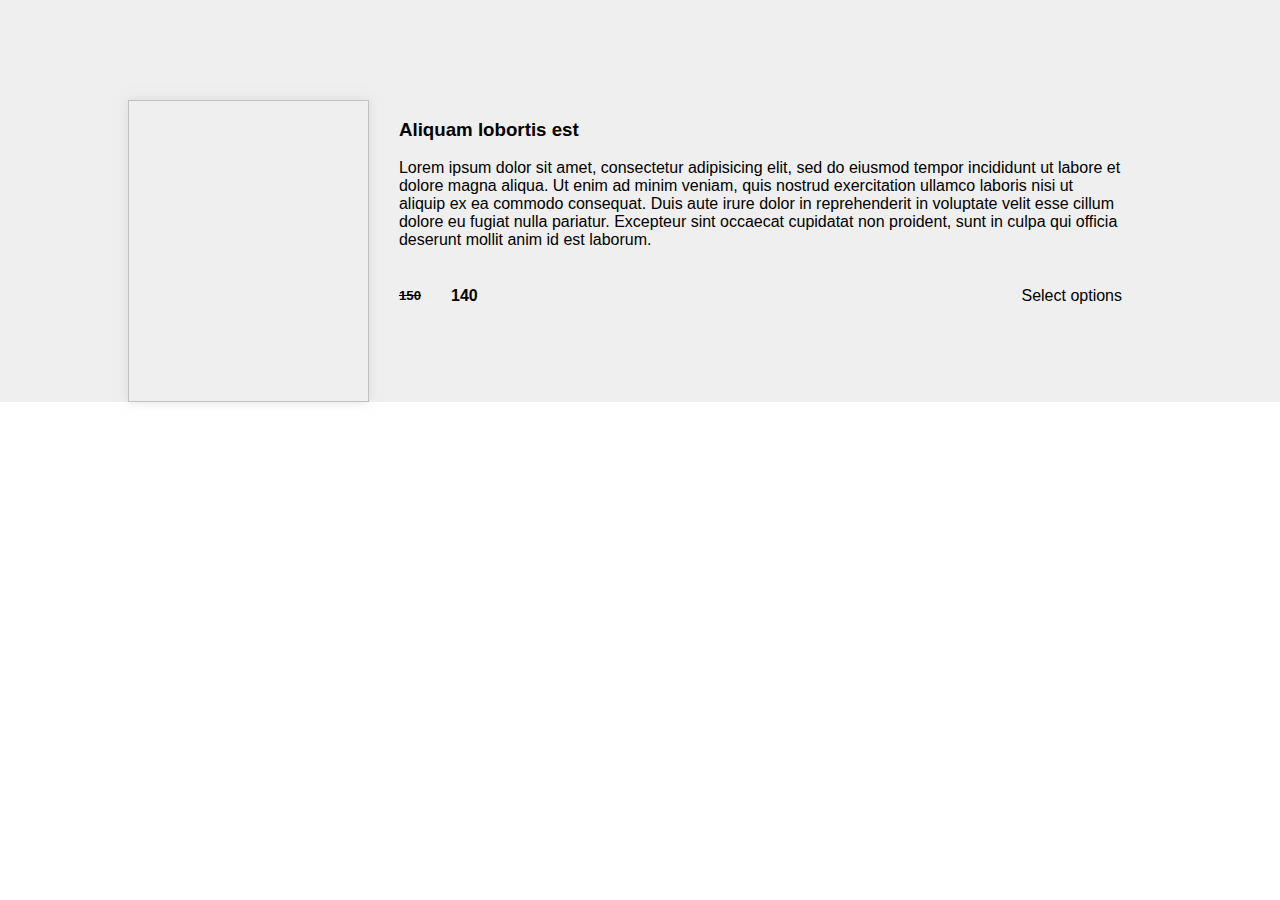
<file: first lesseon/first lesson practice/index.html>
<!DOCTYPE html>
<html>
<head>
	<meta charset="utf-8">
	<link rel="stylesheet" type="text/css" href="style/style.css">
	<title>Practise 1</title>
</head>
<body>

	<div class="wrapper">
		<div class="container">
			<div class="wrap">
				<div class="card">
					<div class="photo"></div>
					<div class="r-block">
						<h3>
							Aliquam lobortis est
						</h3>
						<span></span>
						<span></span>
						<span></span>
						<span></span>
						<span></span>
						<p>
							Lorem ipsum dolor sit amet, consectetur adipisicing elit, sed do eiusmod
							tempor incididunt ut labore et dolore magna aliqua. Ut enim ad minim veniam,
							quis nostrud exercitation ullamco laboris nisi ut aliquip ex ea commodo
							consequat. Duis aute irure dolor in reprehenderit in voluptate velit esse
							cillum dolore eu fugiat nulla pariatur. Excepteur sint occaecat cupidatat non
							proident, sunt in culpa qui officia deserunt mollit anim id est laborum.
						</p>
						<div class="flexbox">
							<div class="l-flexbox">
								<h5>
									150
								</h5>
								<h4>
									140
								</h4>
							</div>
							<div class="r-flexbox">
								<p>
									Select options
								</p>
							</div>
						</div>
					</div>
				</div>
			</div>
		</div>
	</div>

</body>
</html>
</file>
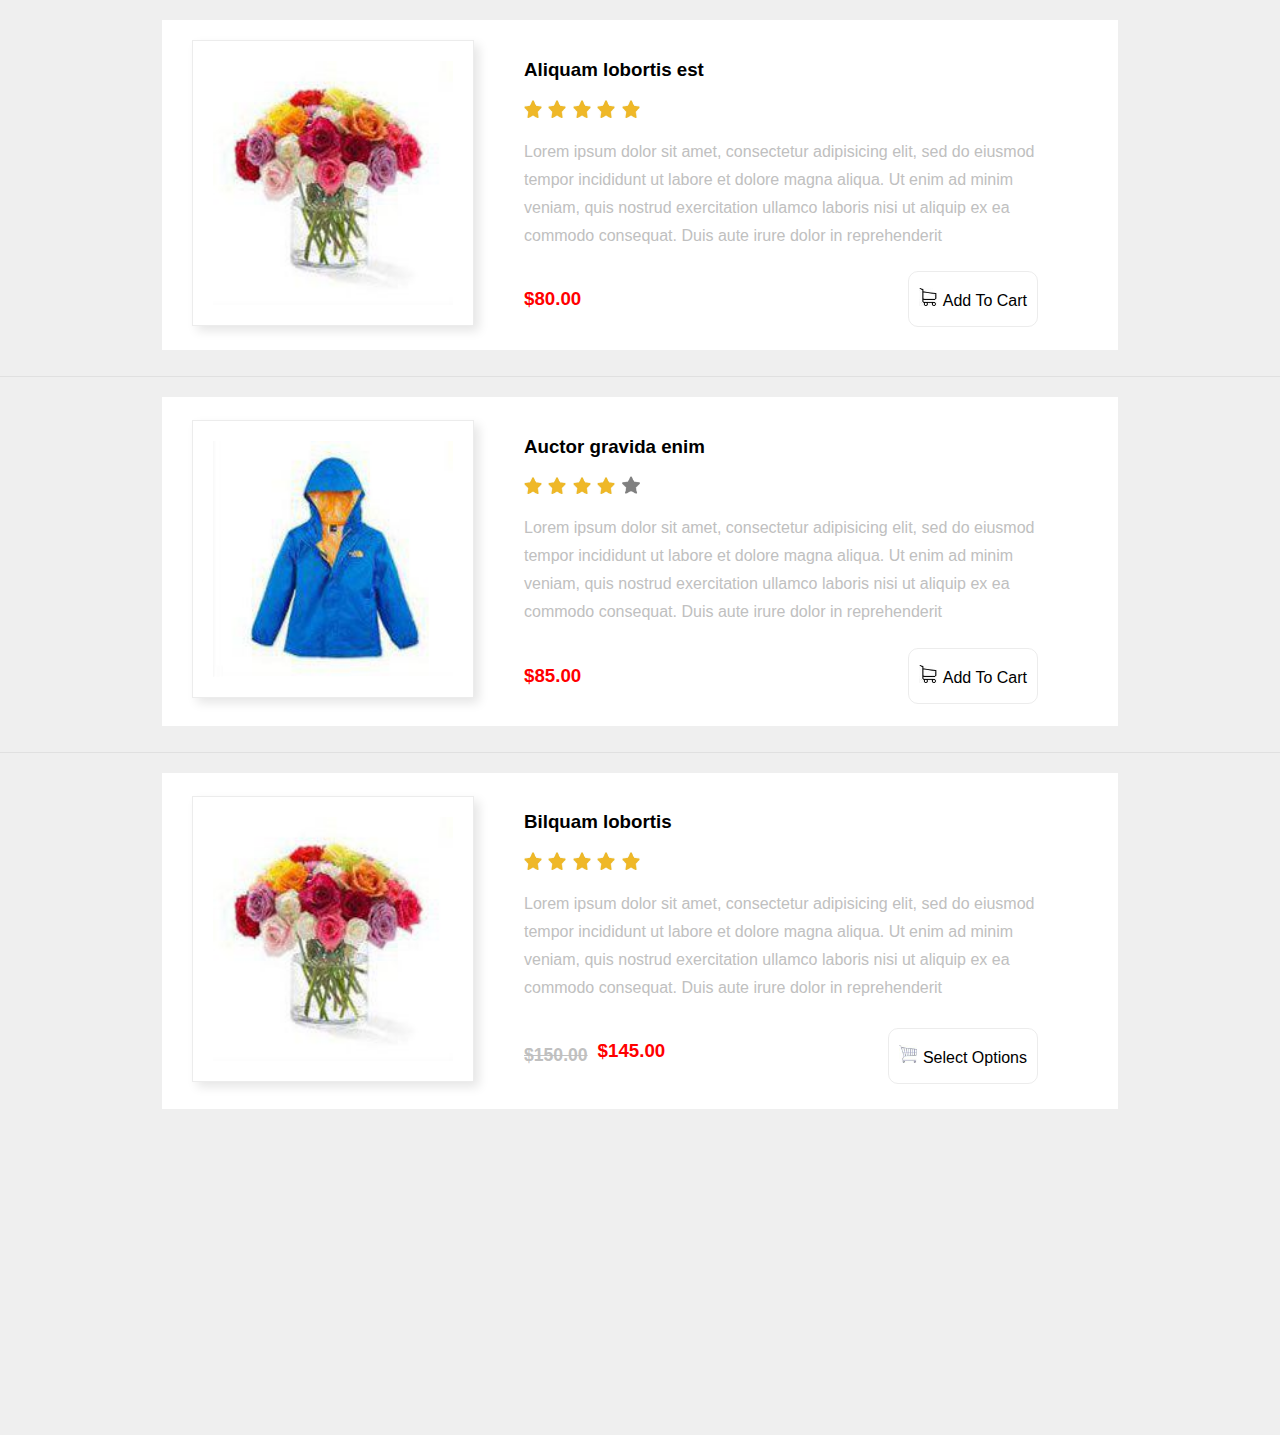
<file: first lesseon/first lesson practise1/index.html>
<!DOCTYPE html>
<html lang="en">
<head>
    <meta charset="UTF-8">
    <link rel="stylesheet" href="main.css">
    <meta name="viewport" content="width=device-width, initial-scale=1.0">
    <title>Internet magazine</title>
</head>
<body>

    <header>
        <div class="container">
            <div class="block">
                <div class="left-block">
                    <img src="img/flower.jpg" alt="">
                </div>
                <div class="right-block">
                    <h3>
                        Aliquam lobortis est
                    </h3>
                    <img src="img/goldStar.jpg">
                    <img src="img/goldStar.jpg">
                    <img src="img/goldStar.jpg">
                    <img src="img/goldStar.jpg">
                    <img src="img/goldStar.jpg">
                    <p class="silver">
                        Lorem ipsum dolor sit amet, consectetur adipisicing elit, sed do eiusmod
                        tempor incididunt ut labore et dolore magna aliqua. Ut enim ad minim veniam,
                        quis nostrud exercitation ullamco laboris nisi ut aliquip ex ea commodo
                        consequat. Duis aute irure dolor in reprehenderit 
                    </p>
                    <div class="wrap">
                        <div class="left-wrap">
                            <h3>
                                $80.00
                            </h3>
                        </div>
                        <div class="right-wrap">
                            <p>
                               <img src="img/karzinka.jpg"> Add To Cart
                            </p>
                        </div>
                    </div>
                </div>
            </div>
        </div>
    </header>

    <header>
        <div class="container">
            <div class="block">
                <div class="left-block">
                    <img src="img/kiyim.jpg" alt="">
                </div>
                <div class="right-block">
                    <h3>
                        Auctor gravida enim
                    </h3>
                    <img src="img/goldStar.jpg">
                    <img src="img/goldStar.jpg">
                    <img src="img/goldStar.jpg">
                    <img src="img/goldStar.jpg">
                    <img src="img/silverStar.jpg">
                    <p class="silver">
                        Lorem ipsum dolor sit amet, consectetur adipisicing elit, sed do eiusmod
                        tempor incididunt ut labore et dolore magna aliqua. Ut enim ad minim veniam,
                        quis nostrud exercitation ullamco laboris nisi ut aliquip ex ea commodo
                        consequat. Duis aute irure dolor in reprehenderit 
                    </p>
                    <div class="wrap">
                        <div class="left-wrap">
                            <h3>
                                $85.00
                            </h3>
                        </div>
                        <div class="right-wrap">
                            <p>
                               <img src="img/karzinka.jpg"> Add To Cart
                            </p>
                        </div>
                    </div>
                </div>
            </div>
        </div>
    </header>

    <header>
        <div class="container">
            <div class="block">
                <div class="left-block">
                    <img src="img/flower.jpg" alt="">
                </div>
                <div class="right-block">
                    <h3>
                        Bilquam lobortis
                    </h3>
                    <img src="img/goldStar.jpg">
                    <img src="img/goldStar.jpg">
                    <img src="img/goldStar.jpg">
                    <img src="img/goldStar.jpg">
                    <img src="img/goldStar.jpg">
                    <p class="silver">
                        Lorem ipsum dolor sit amet, consectetur adipisicing elit, sed do eiusmod
                        tempor incididunt ut labore et dolore magna aliqua. Ut enim ad minim veniam,
                        quis nostrud exercitation ullamco laboris nisi ut aliquip ex ea commodo
                        consequat. Duis aute irure dolor in reprehenderit 
                    </p>
                    <div class="wrap">
                        <div class="left-wrap">
                            <h4>
                                $150.00
                            </h4>
                            <h3>
                                $145.00
                            </h3>
                        </div>
                        <div class="right-wrap">
                            <p>
                               <img src="img/secondaryKarzinka.jpg"> Select Options
                            </p>
                        </div>
                    </div>
                </div>
            </div>
        </div>
    </header>
    
</body>
</html>
</file>
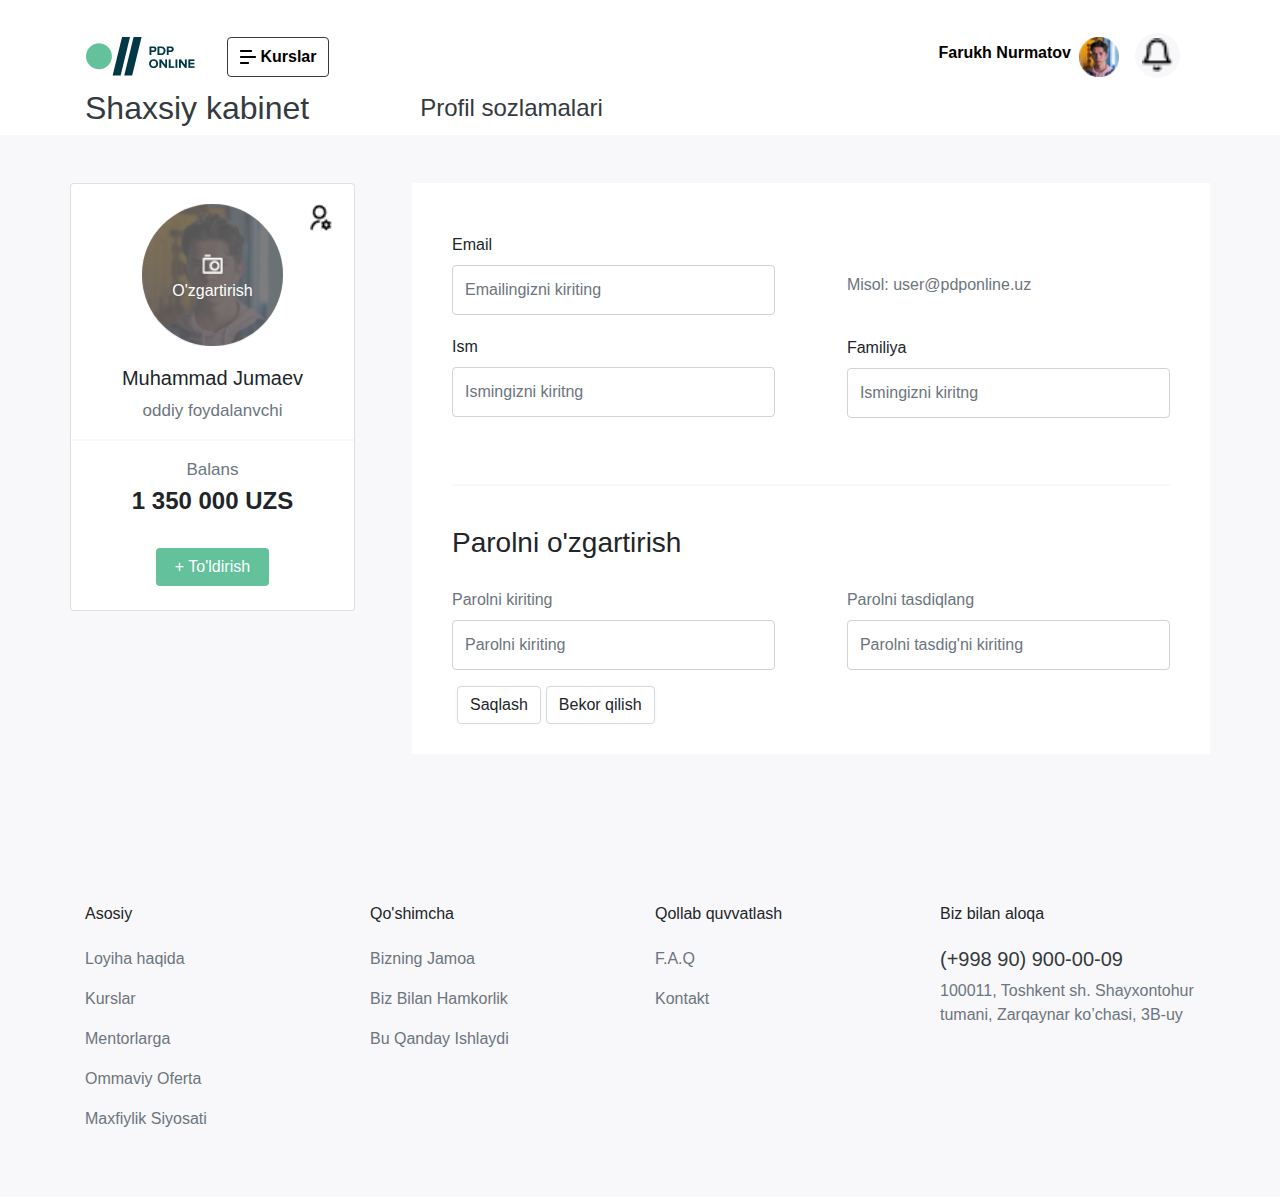
<file: battle pdp page/BATLLE/Lesson Battle/index4.html>
<!DOCTYPE html>
<html lang="en">
<head>
    <meta charset="UTF-8">

    <meta name="viewport" content="width=device-width, initial-scale=1.0">
    <title>Battle</title>
    <link rel="stylesheet" href="css/bootstrap.css">
    <link rel="stylesheet" href="css/main.css">

</head>
<body>

<nav class="navbar  w-100  bg-white">

    <div class="container">
        <div class="row w-100 mt-3 d-flex justify-content-xl-between justify-content-sm-start align-items-center">

            <div class="brand nav d-flex align-items-center">
                <a href="../../landing.html" class="nav-link"><img src="icons/logo.png" class="navbar-brand" alt=""></a>

                <button type="button" class="btn  border border-dark"><img src="icons/burger.png" alt=""> Kurslar</button>
            </div>


         <div class="brand second  d-md-flex d-lg-flex d-xl-flex   ml-md-auto ml-lg-auto ml-xl-auto  ">
             <div class="d-flex justify-content-between">
                 <a href="#" class="d-flex">
                     <p class="mt-2 mr-2">Farukh Nurmatov</p>
                     <img src="icons/farruh.png" class="abonent mt-1 mr-3" alt="">
                 </a>

             </div>
             <div class="bell d-flex ml-auto justify-content-center align-items-center">
                 <img src="icons/bell.png" alt="">
             </div>
         </div>

            <div class="brand three">
                <div class="d-flex">


                <div class="d-flex two">
                    <a href="#" class="d-lg-flex d-md-flex d-xl-flex">

                        <img src="icons/farruh.png" class="abonent mt-1 mr-3" alt="">
                        <p class="mt-2">Farukh Nurmatov</p>
                    </a>

                </div>
                <div class="bell d-flex ml-auto justify-content-center align-items-center">
                    <img src="icons/bell.png" alt="">
                </div>
            </div>
            </div>















        </div>

        <div class="row2 w-100 d-flex  align-items-center">

            <h2 class="mb-0"><a href="#" class="text-decoration-none text-dark h2">Shaxsiy kabinet</a></h2>
            <h4 class="mb-0"><a href="#" class="text-decoration-none text-dark h4">Profil sozlamalari</a></h4>



        </div>

    </div>


</nav>






















<main class="w-100 mt-5">
    <div class="container">
        <div class="row d-xl-flex">


            <div class="card bg-white">
                <div class="black">
                <img src="icons/xira%20farruh.png" class="user" alt="">
                <div class="colorit rounded-circle d-inline-block justify-content-center align-items-center">
                    <img src="icons/camera.png" alt="">
                    <p class="text-white text-center">O'zgartirish</p>
                </div>
                </div>
                
                <img src="icons/settings.png" class="settings" alt="">

                <h5 class="text-center">Muhammad Jumaev</h5>
                <p class="text-center text-muted">oddiy foydalanvchi</p>

                <div class="line w-100">

                </div>

                <p class="text-center text-muted mb-0 mt-3">Balans</p>
                <h4 class="text-center uzs mt-1 ">1 350 000 UZS</h4>

                <button type="button" class="btn mb-xl-4 mb-lg-4 mb-md-3 text-white  mb-sm-2 mt-xl-4 mt-lg-3 mt-md-2  mt-sm-2">+ To'ldirish</button>

            </div>


            <div class="col d-xl-table d-lg-none bg-white">
                <div class="d-flex">
                <div class="form-group">
                    <label for="email">Email</label>
                    <input type="email" class="form-control" placeholder="Emailingizni kiriting" id="email">


                    <label for="ism">Ism</label>
                    <input type="email" class="form-control" placeholder="Ismingizni kiritng" id="ism">

                </div>

                <div class="form-group ml-xl-auto">

                    <p class="text-muted mb-0">Misol: user@pdponline.uz</p>


                    <label class="label" for="fam">Familiya</label>
                    <input type="email" class="form-control" placeholder="Ismingizni kiritng" id="fam">

                </div>

                </div>

                <div class="line"></div>

                <h3>Parolni o'zgartirish</h3>

                <div class="d-flex">
                    <div class="form-group">
                        <label for="parol" class="text-muted">Parolni kiriting</label>
                        <input type="email" class="form-control" placeholder="Parolni kiriting" id="parol">
                    </div>
                    <div class="form-group ml-xl-auto">
                        <label for="password" class="text-muted">Parolni tasdiqlang</label>
                        <input type="email" class="form-control" placeholder="Parolni tasdig'ni kiriting" id="password">

                    </div>

                </div>

                <button type="button" class="btn">Saqlash</button>
                <button type="button" class="btn">Bekor qilish</button>


            </div>



            <div class="add bg-white">
                <div>
                    <div class="form-group">
                        <label for="email">Email</label>
                        <input type="email" class="form-control" placeholder="Emailingizni kiriting" >
                        <label for="ism">Ism</label>
                        <input type="email" class="form-control" placeholder="Ismingizni kiritng" >
                        <label for="fam">Familiya</label>
                        <input type="email" class="form-control mt-xl-2 mt-lg-2" placeholder="Ismingizni kiritng" >
                        <label>Parolni kiriting</label>
                        <input type="email" class="form-control" placeholder="Parolni kiriting">
                        <label>Parolni tasdiqlang</label>
                        <input type="email" class="form-control" placeholder="Parolni tasdig'ni kiriting">

                    </div>



                <button type="button" class="btn">Saqlash</button>
                <button type="button" class="btn">Bekor qilish</button>


            </div>

        </div>
        </div>
    </div>


</main>












<div class="foot">

<button data-toggle="collapse" class="btn text-white rounded-pill" data-target="#demo">Asosiy</button>

<div id="demo" class="collapse text-center">

    <p class="mt-4"><a href="#" class="text-decoration-none text-secondary">Loyiha haqida</a></p>
    <p><a href="#" class="text-decoration-none text-center text-secondary">Kurslar</a></p>
    <p><a href="#" class="text-decoration-none text-center text-secondary">Mentorlarga</a></p>
    <p><a href="#" class="text-decoration-none text-center text-secondary">Ommaviy Oferta</a></p>
    <p><a href="#" class="text-decoration-none text-center text-secondary">Maxfiylik Siyosati</a></p>

</div>




<button data-toggle="collapse" class="btn text-white rounded-pill" data-target="#demo2">Qo'shimcha</button>

<div id="demo2" class="collapse text-center">

    <p class="mt-4"><a href="#" class="text-decoration-none text-secondary">Bizning Jamoa</a></p>
    <p><a href="#" class="text-decoration-none  text-center text-secondary">Biz Bilan Hamkorlik</a></p>
    <p><a href="#" class="text-decoration-none text-center text-secondary">Bu Qanday Ishlaydi</a></p>

</div>




<button data-toggle="collapse" class="btn text-white rounded-pill" data-target="#demo3">Qo'llab quvvatlash</button>

<div id="demo3" class="collapse text-center">

    <p class="mt-4"><a href="#" class="text-decoration-none text-center text-secondary">F.A.Q</a></p>
    <p><a href="#" class="text-decoration-none text-center text-secondary">Kontakt</a></p>

</div>




</div>




<footer>
    <div class="container mt-5">
        <div class="row">
            <div class="col-3">
                <h6>Asosiy</h6>
                <p class="mt-4"><a href="#" class="text-decoration-none text-secondary">Loyiha haqida</a></p>
                <p><a href="#" class="text-decoration-none text-secondary">Kurslar</a></p>
                <p><a href="#" class="text-decoration-none text-secondary">Mentorlarga</a></p>
                <p><a href="#" class="text-decoration-none text-secondary">Ommaviy Oferta</a></p>
                <p><a href="#" class="text-decoration-none text-secondary">Maxfiylik Siyosati</a></p>
            </div>
            <div class="col-3">
                <h6>Qo'shimcha</h6>
                <p class="mt-4"><a href="#" class="text-decoration-none text-secondary">Bizning Jamoa</a></p>
                <p><a href="#" class="text-decoration-none text-secondary">Biz Bilan Hamkorlik</a></p>
                <p><a href="#" class="text-decoration-none text-secondary">Bu Qanday Ishlaydi</a></p>
            </div>
            <div class="col-3">
                <h6>Qollab quvvatlash</h6>
                <p class="mt-4"><a href="#" class="text-decoration-none text-secondary">F.A.Q</a></p>
                <p><a href="#" class="text-decoration-none text-secondary">Kontakt</a></p>
            </div>
            <div class="col-3">
                <h6>Biz bilan aloqa</h6>
                <h5 class="mt-4"><a href="tel:+998909000009" class="text-decoration-none text-dark">(+998 90) 900-00-09</a></h5>
                <p><a href="#" class="text-decoration-none text-secondary">100011, Toshkent sh. Shayxontohur tumani,
                    Zarqaynar ko’chasi, 3B-uy</a></p>
            </div>
        </div>
    </div>
</footer>






<script src="js/jquery-3.3.1.slim.min.js"></script>
<script src="js/popper.min.js"></script>
<script src="js/bootstrap.js"></script>

</body>
</html>
</file>
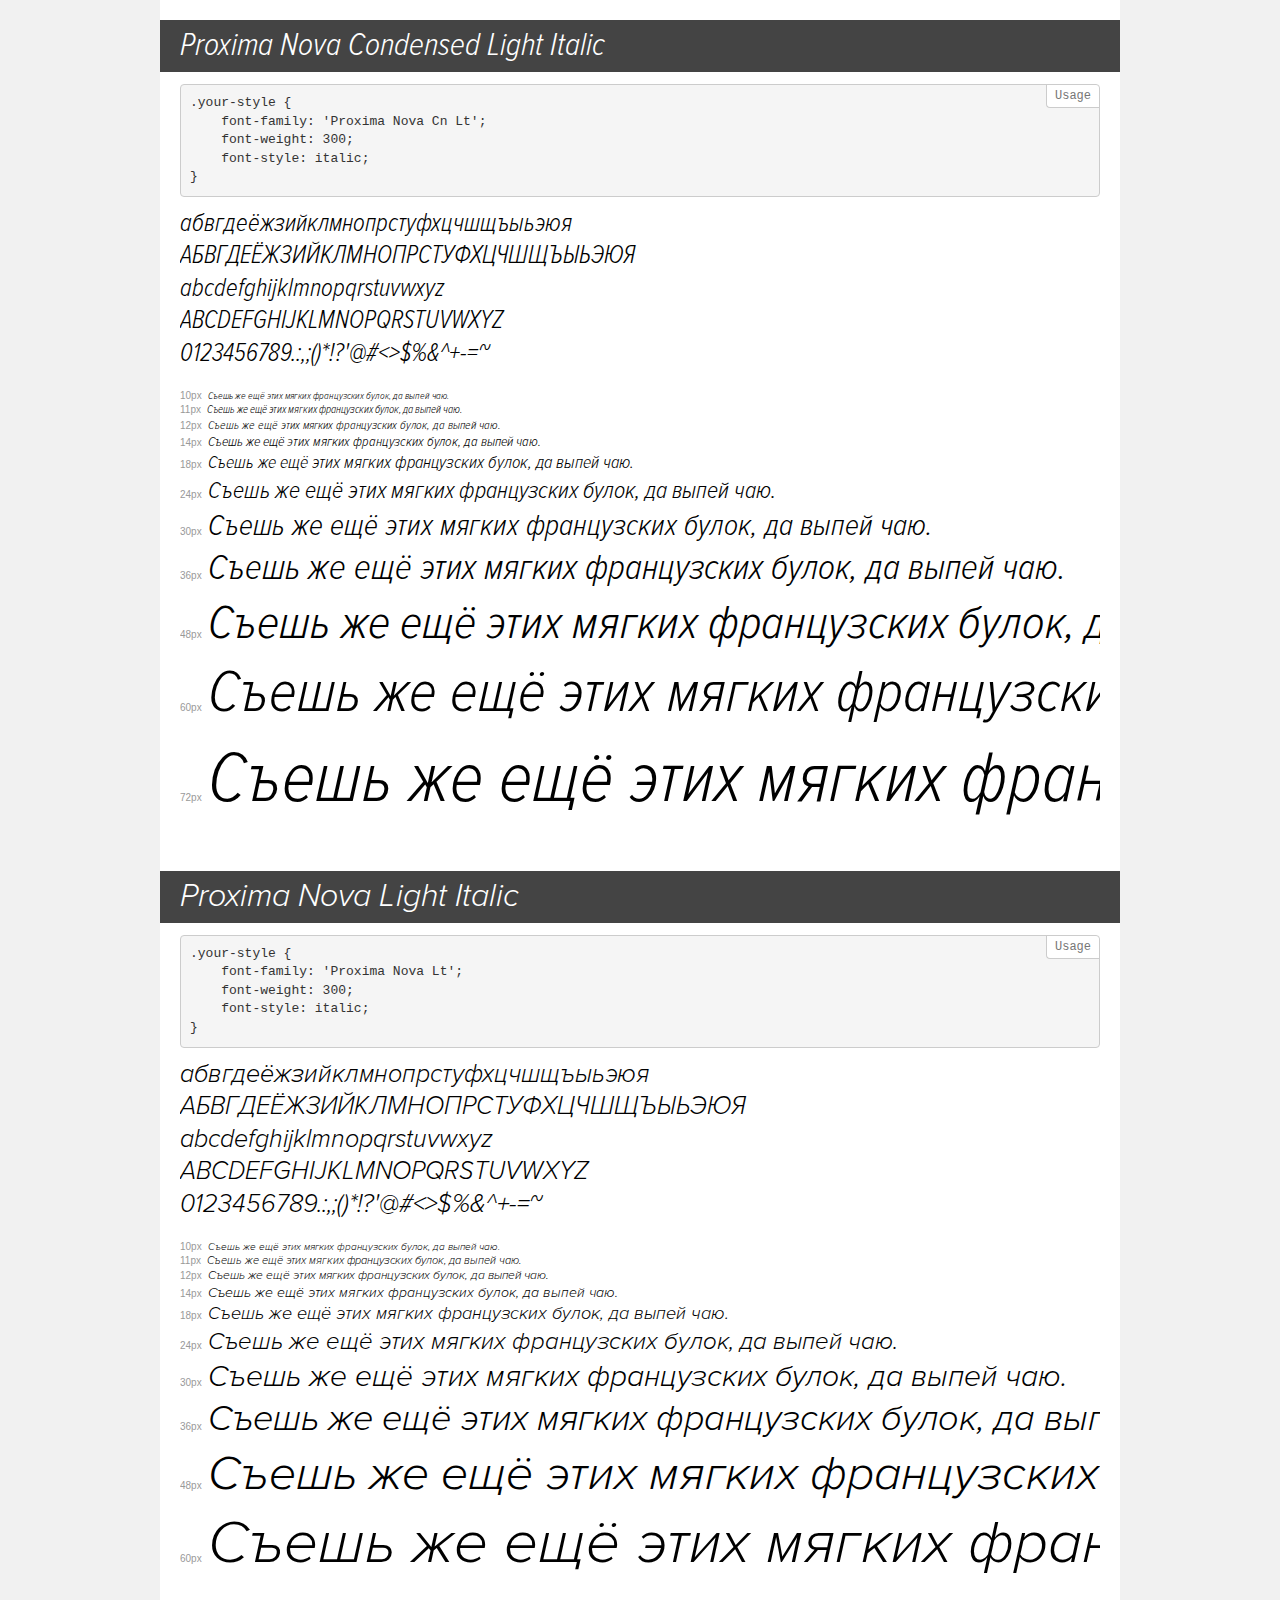
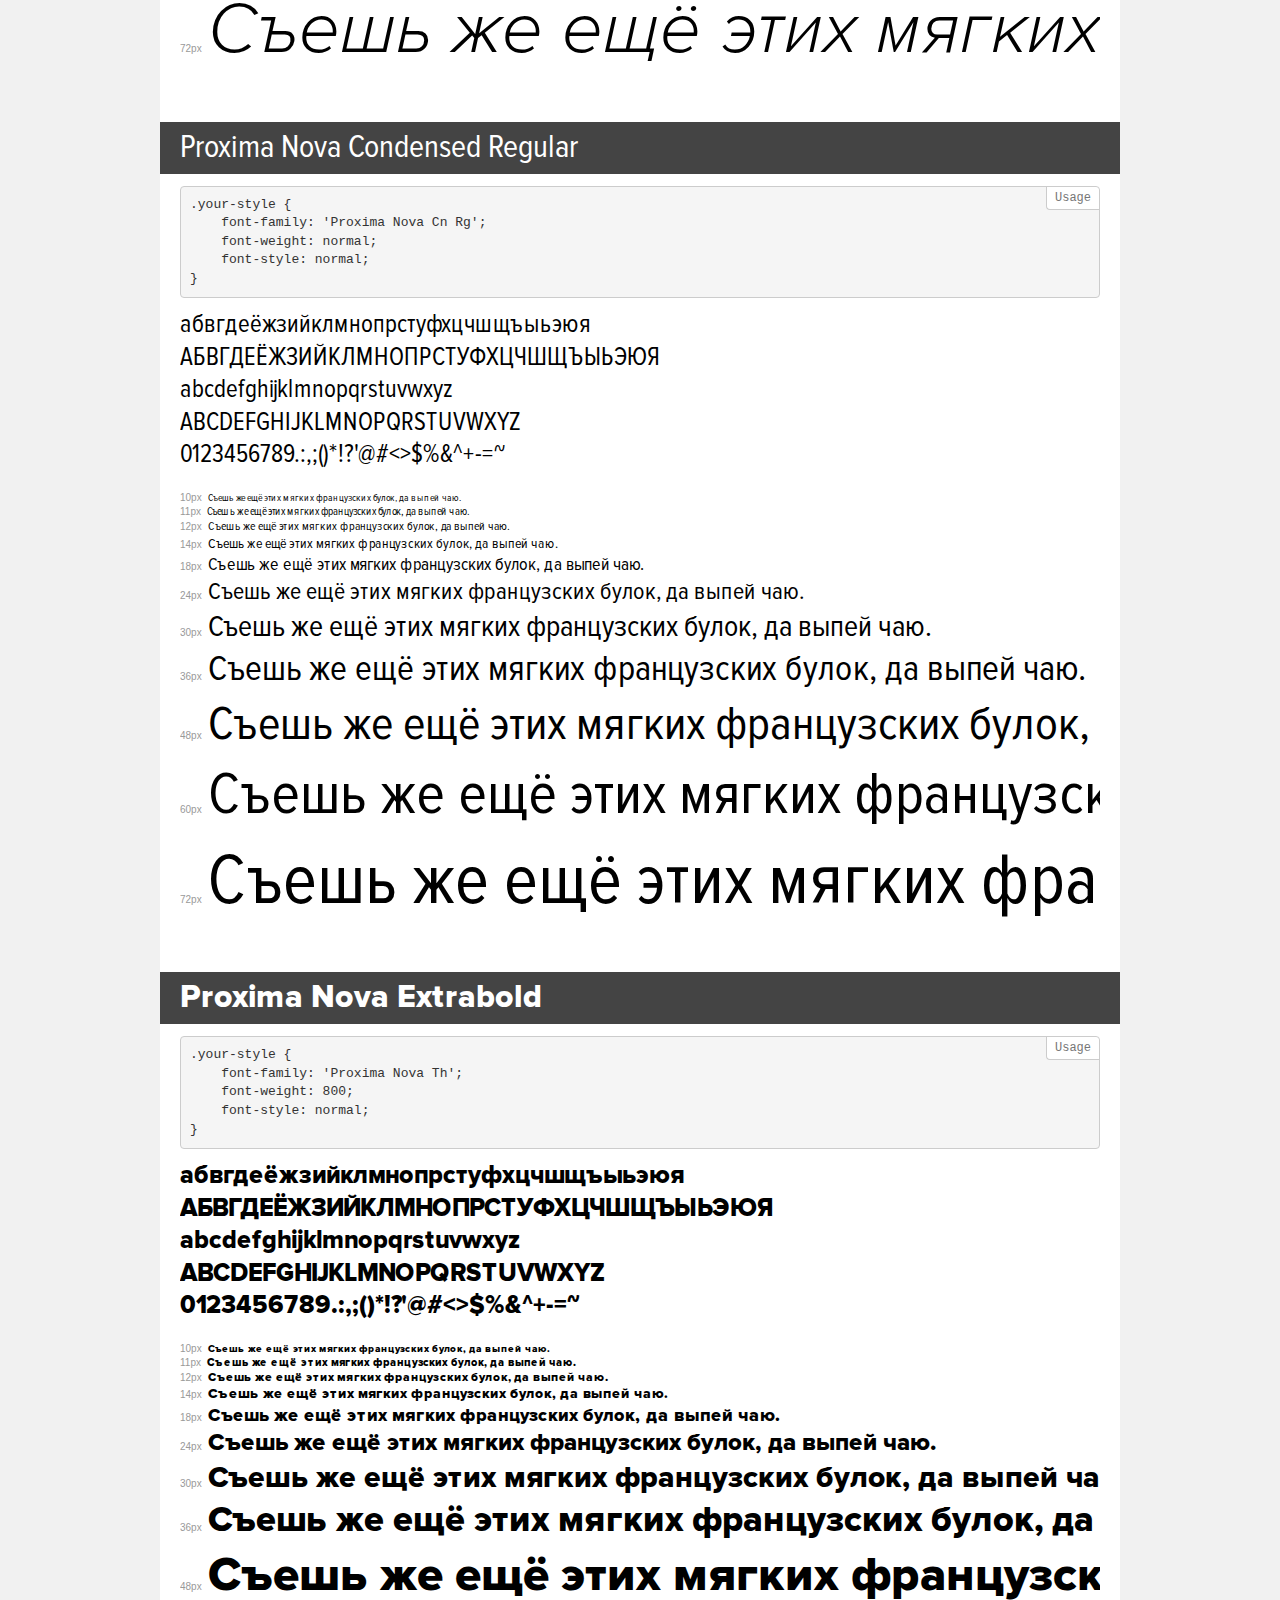
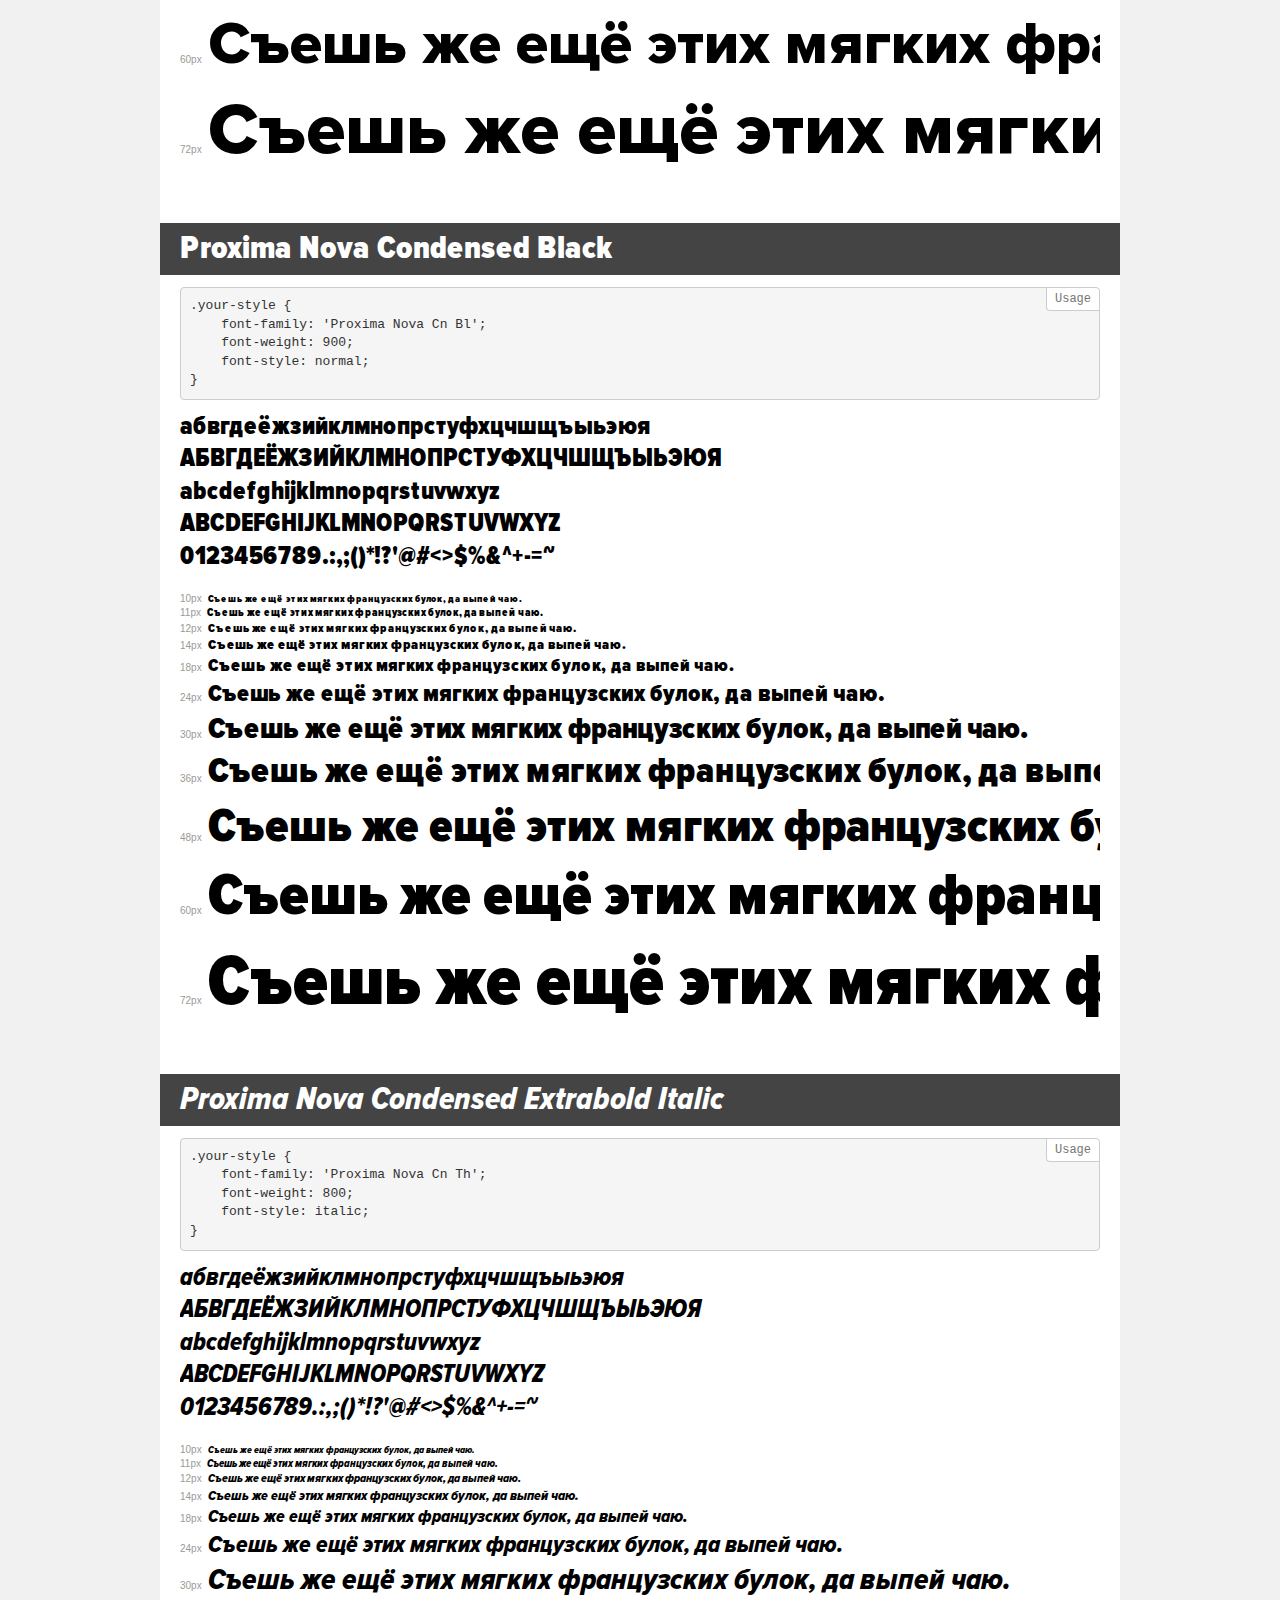
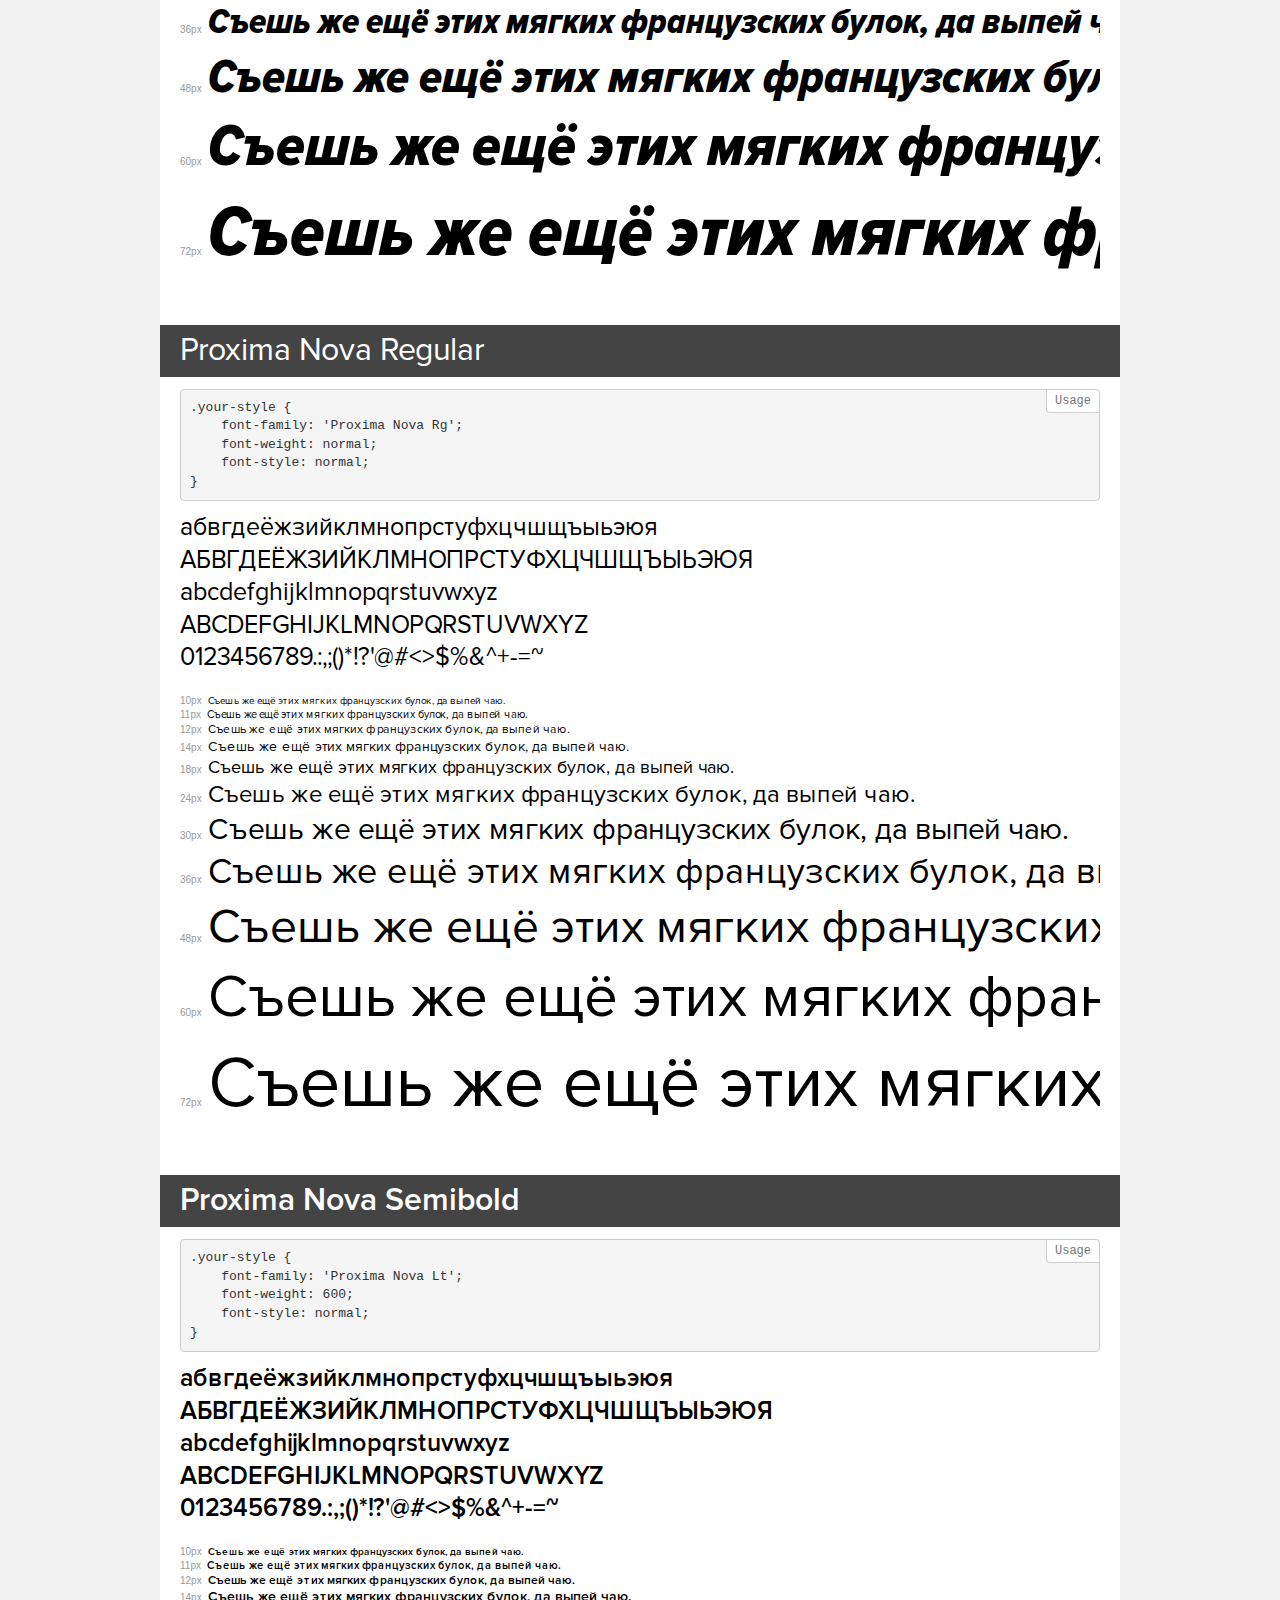
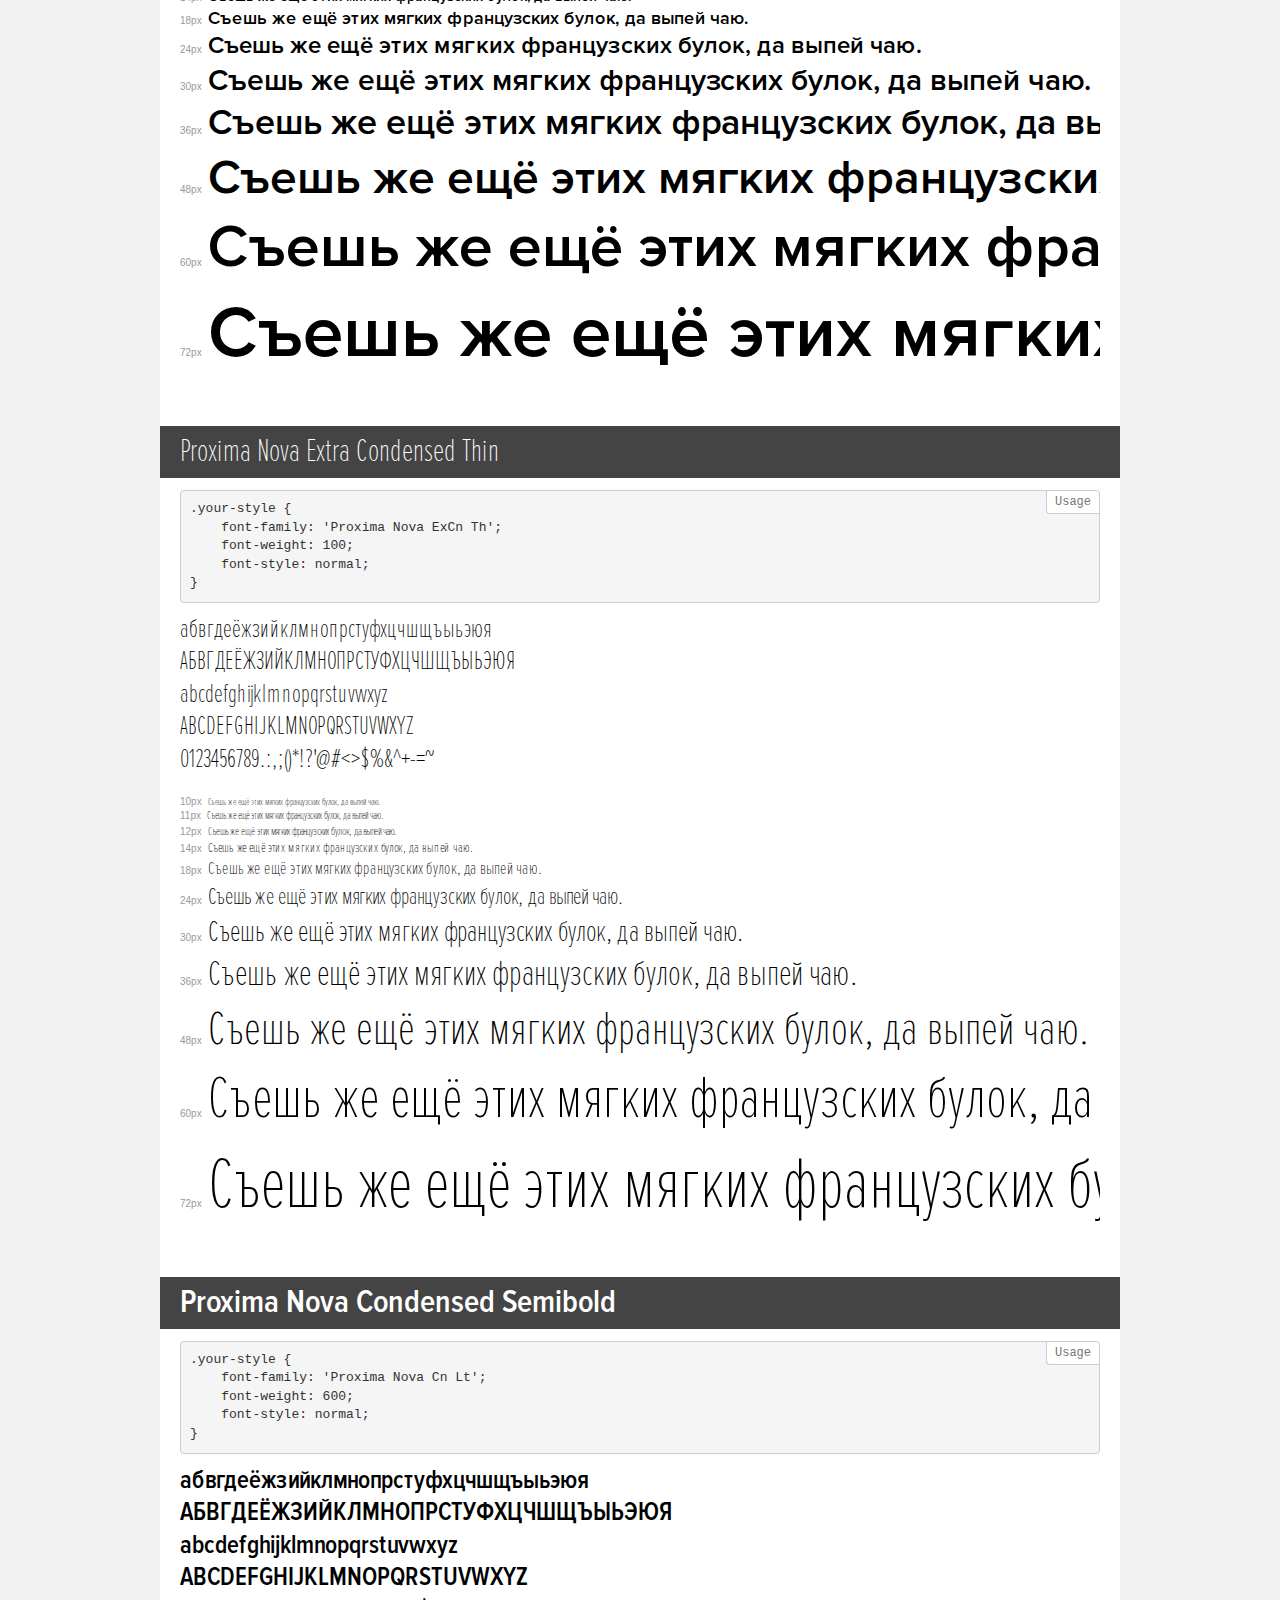
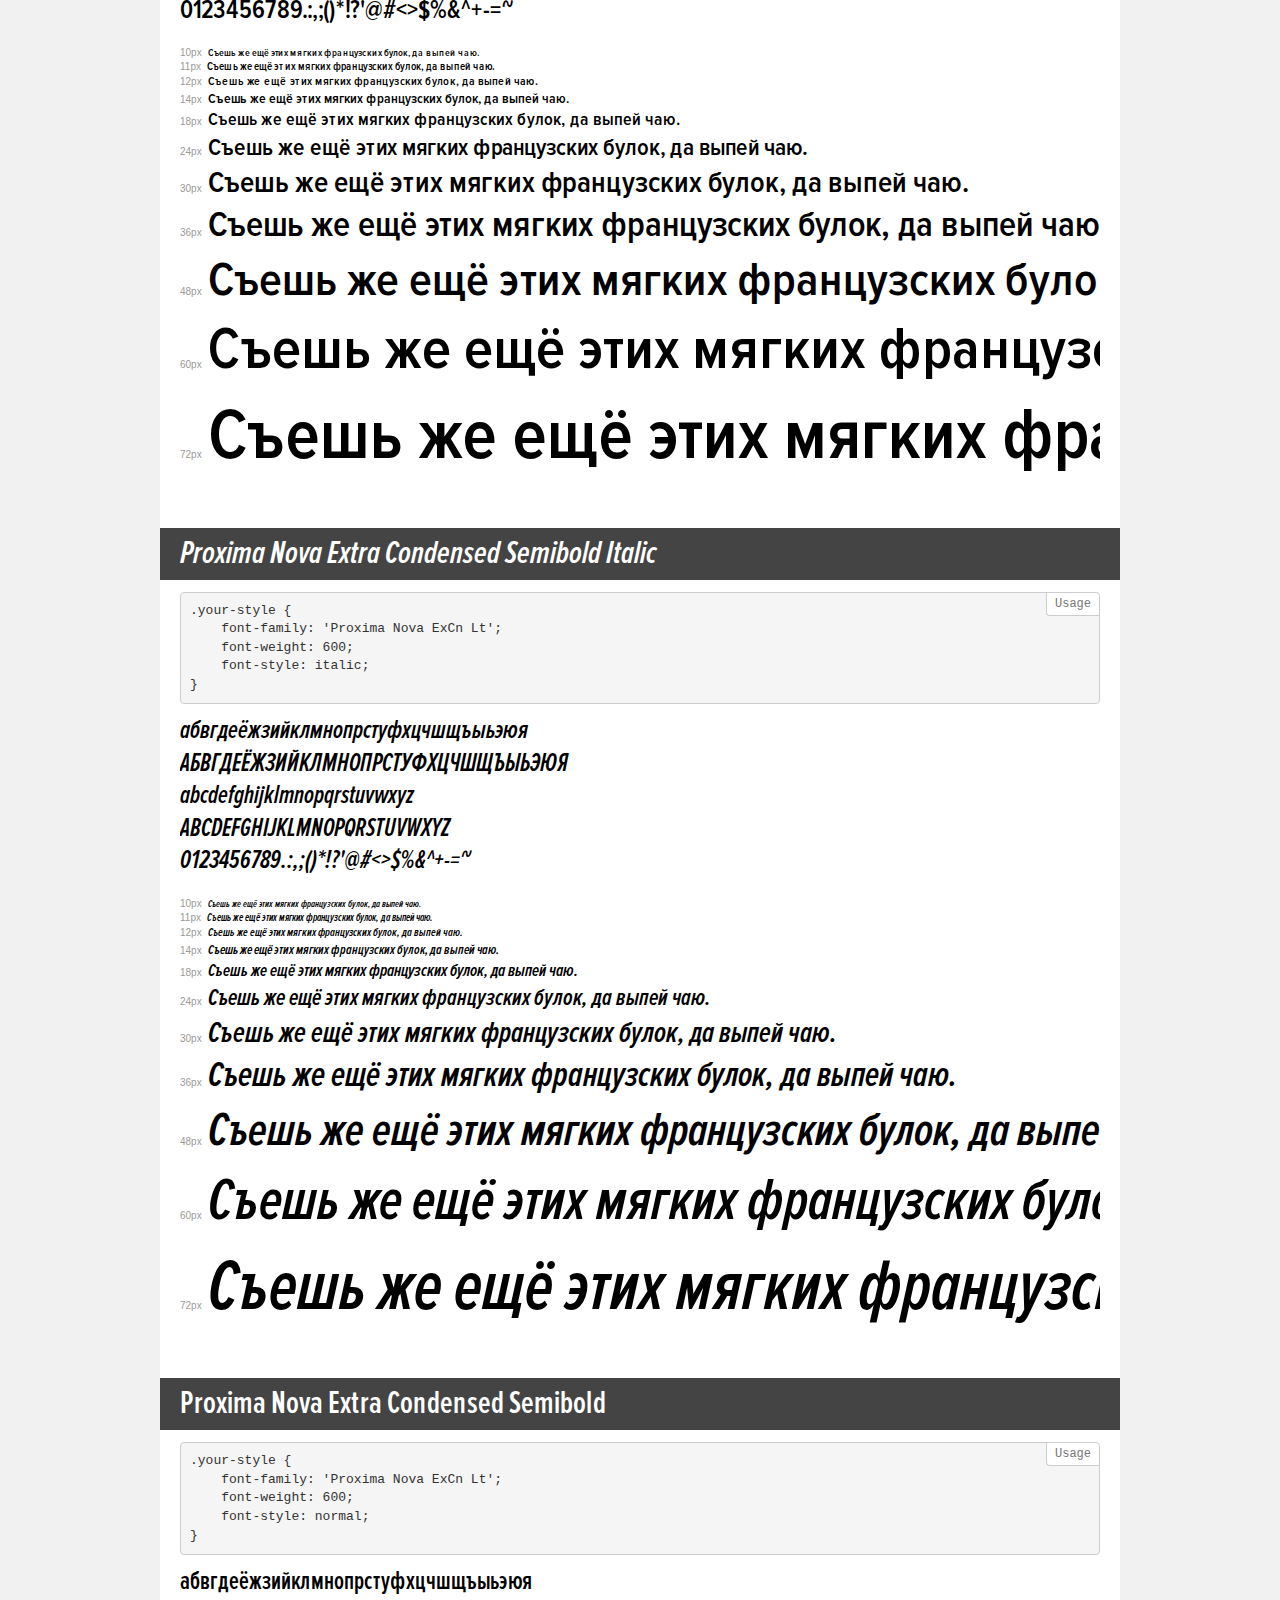
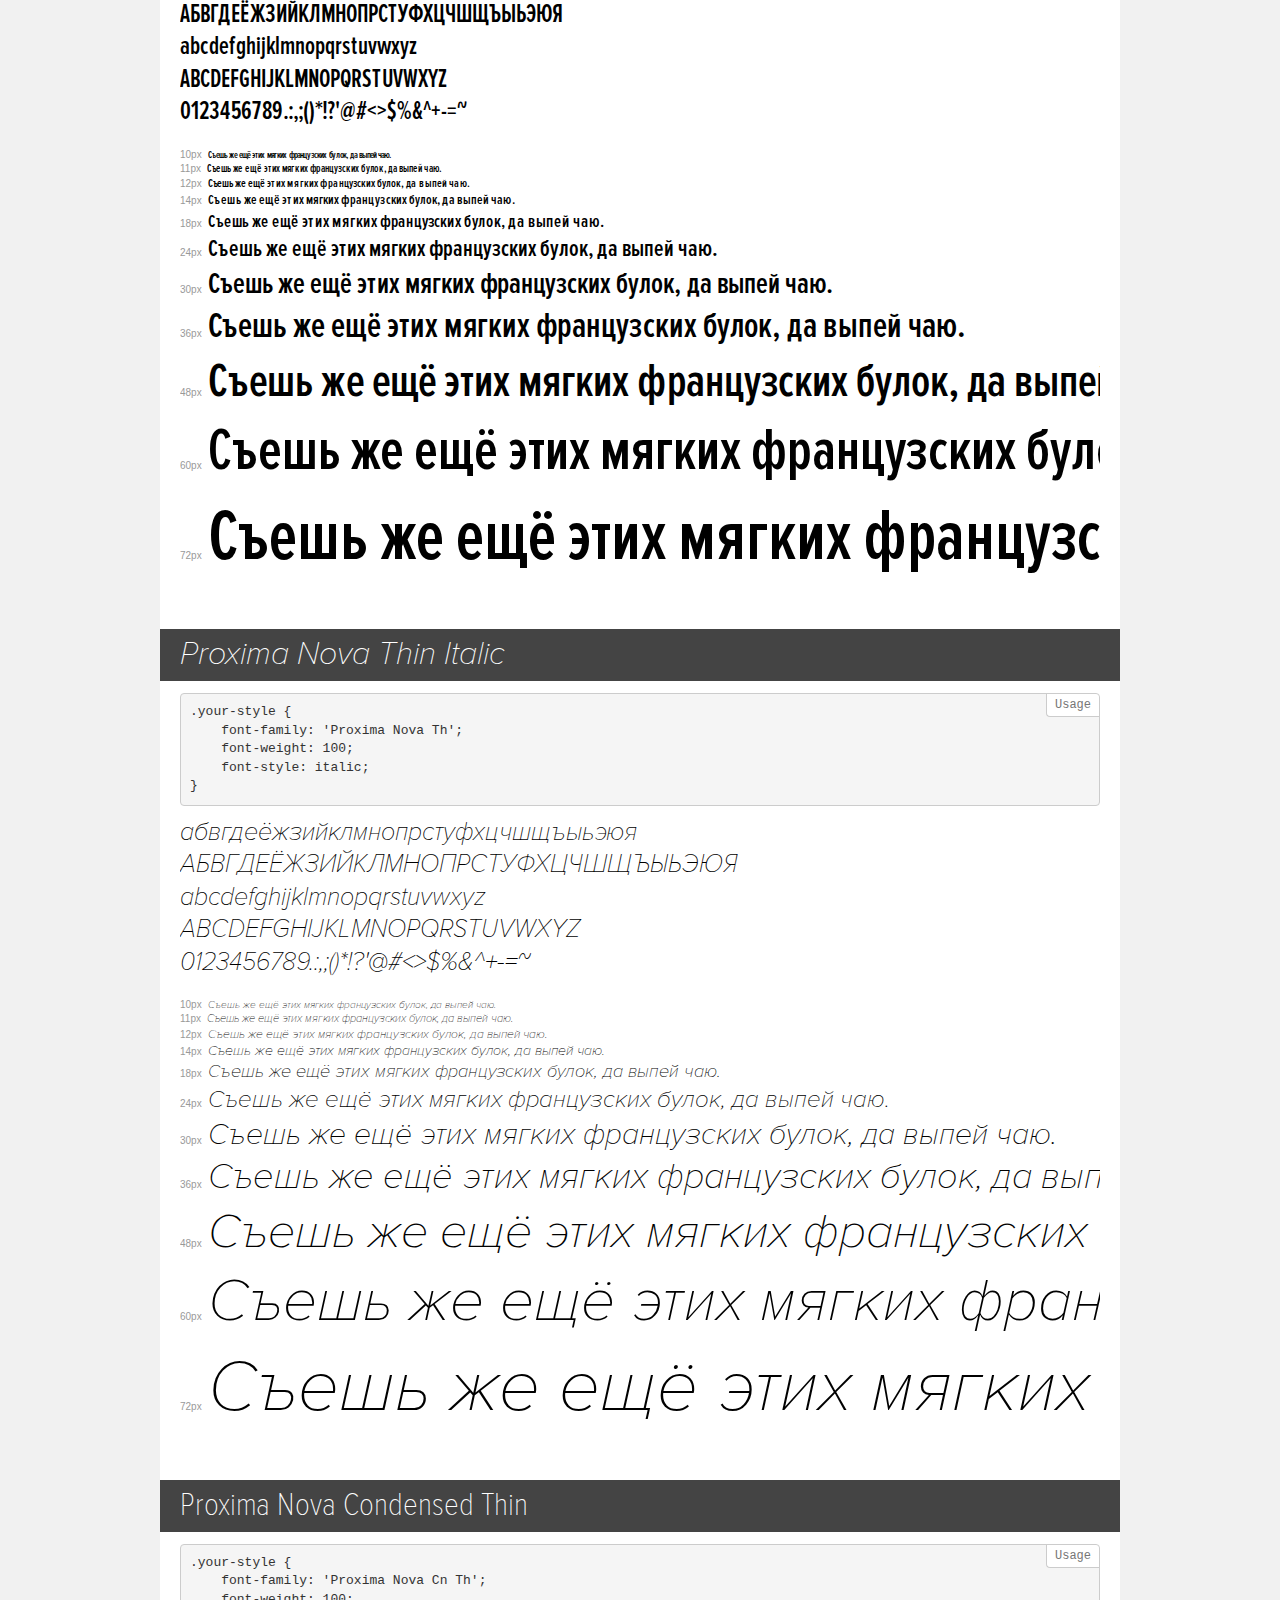
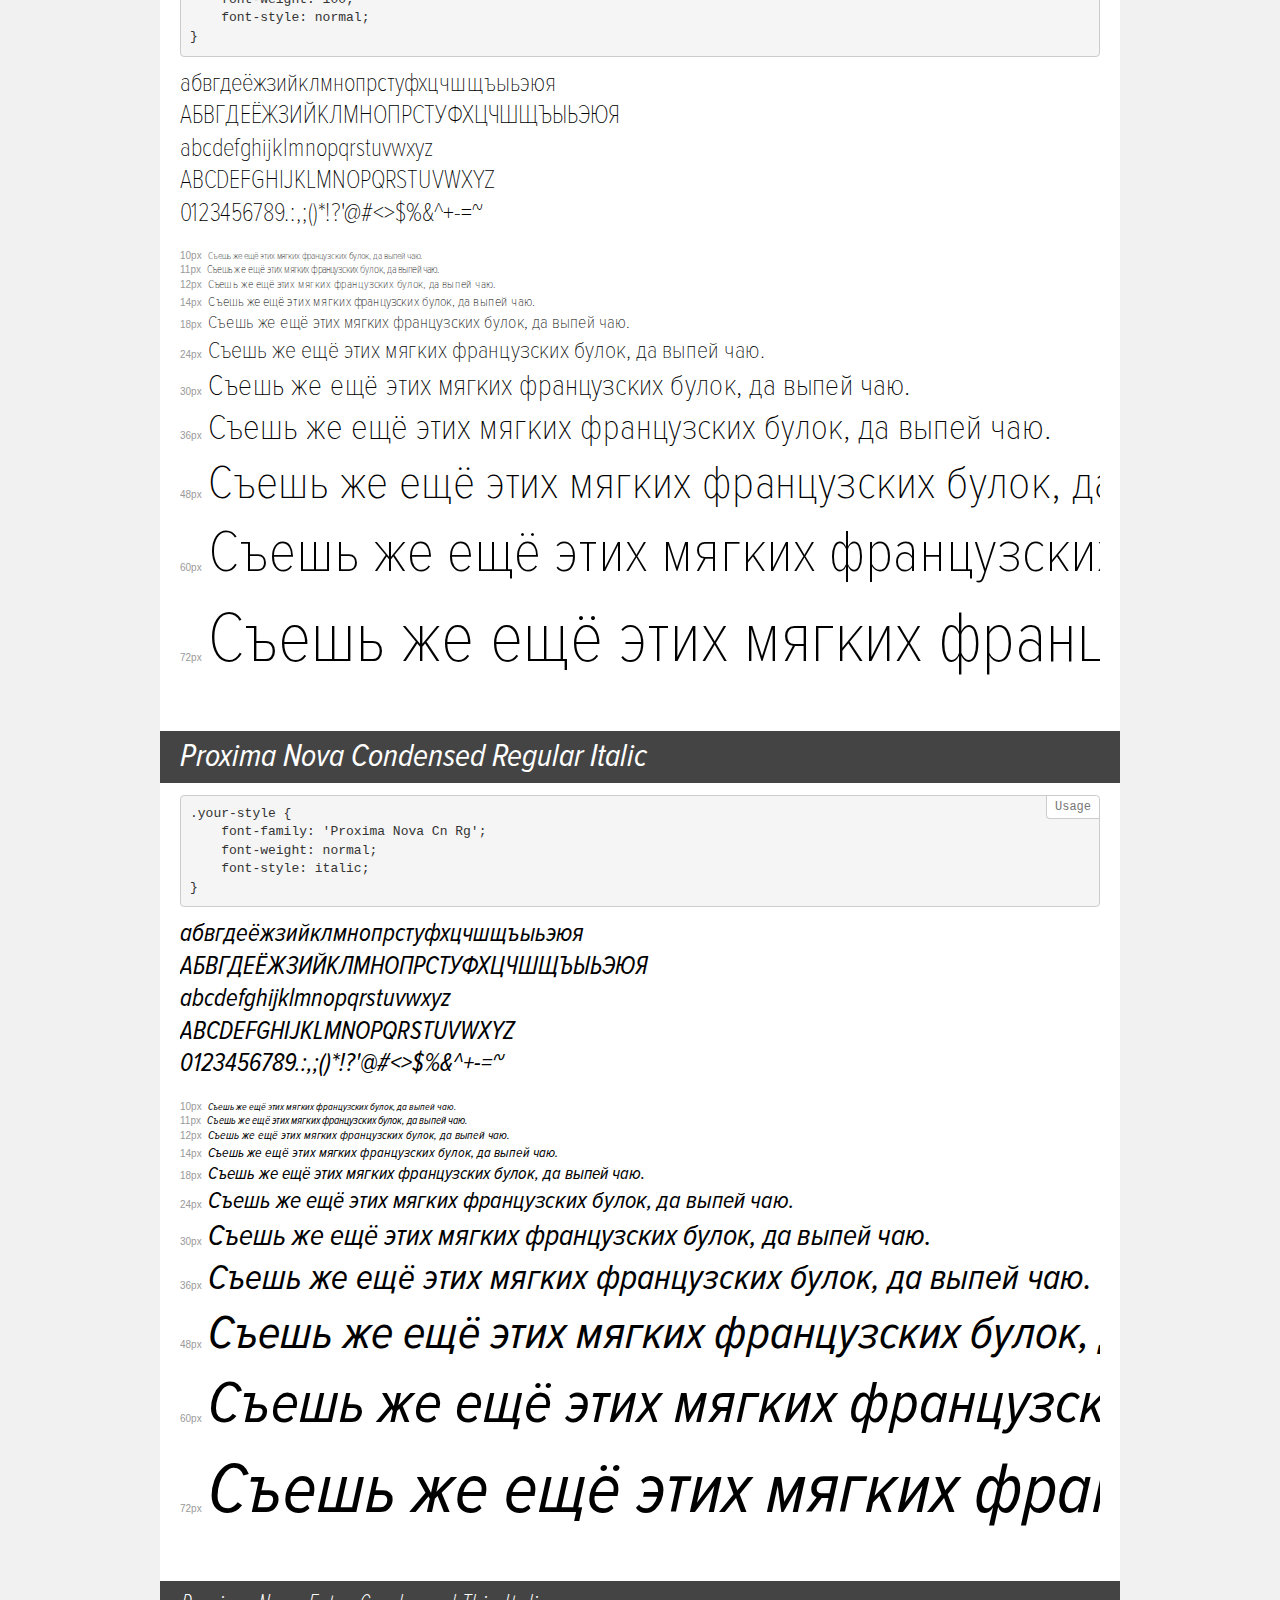
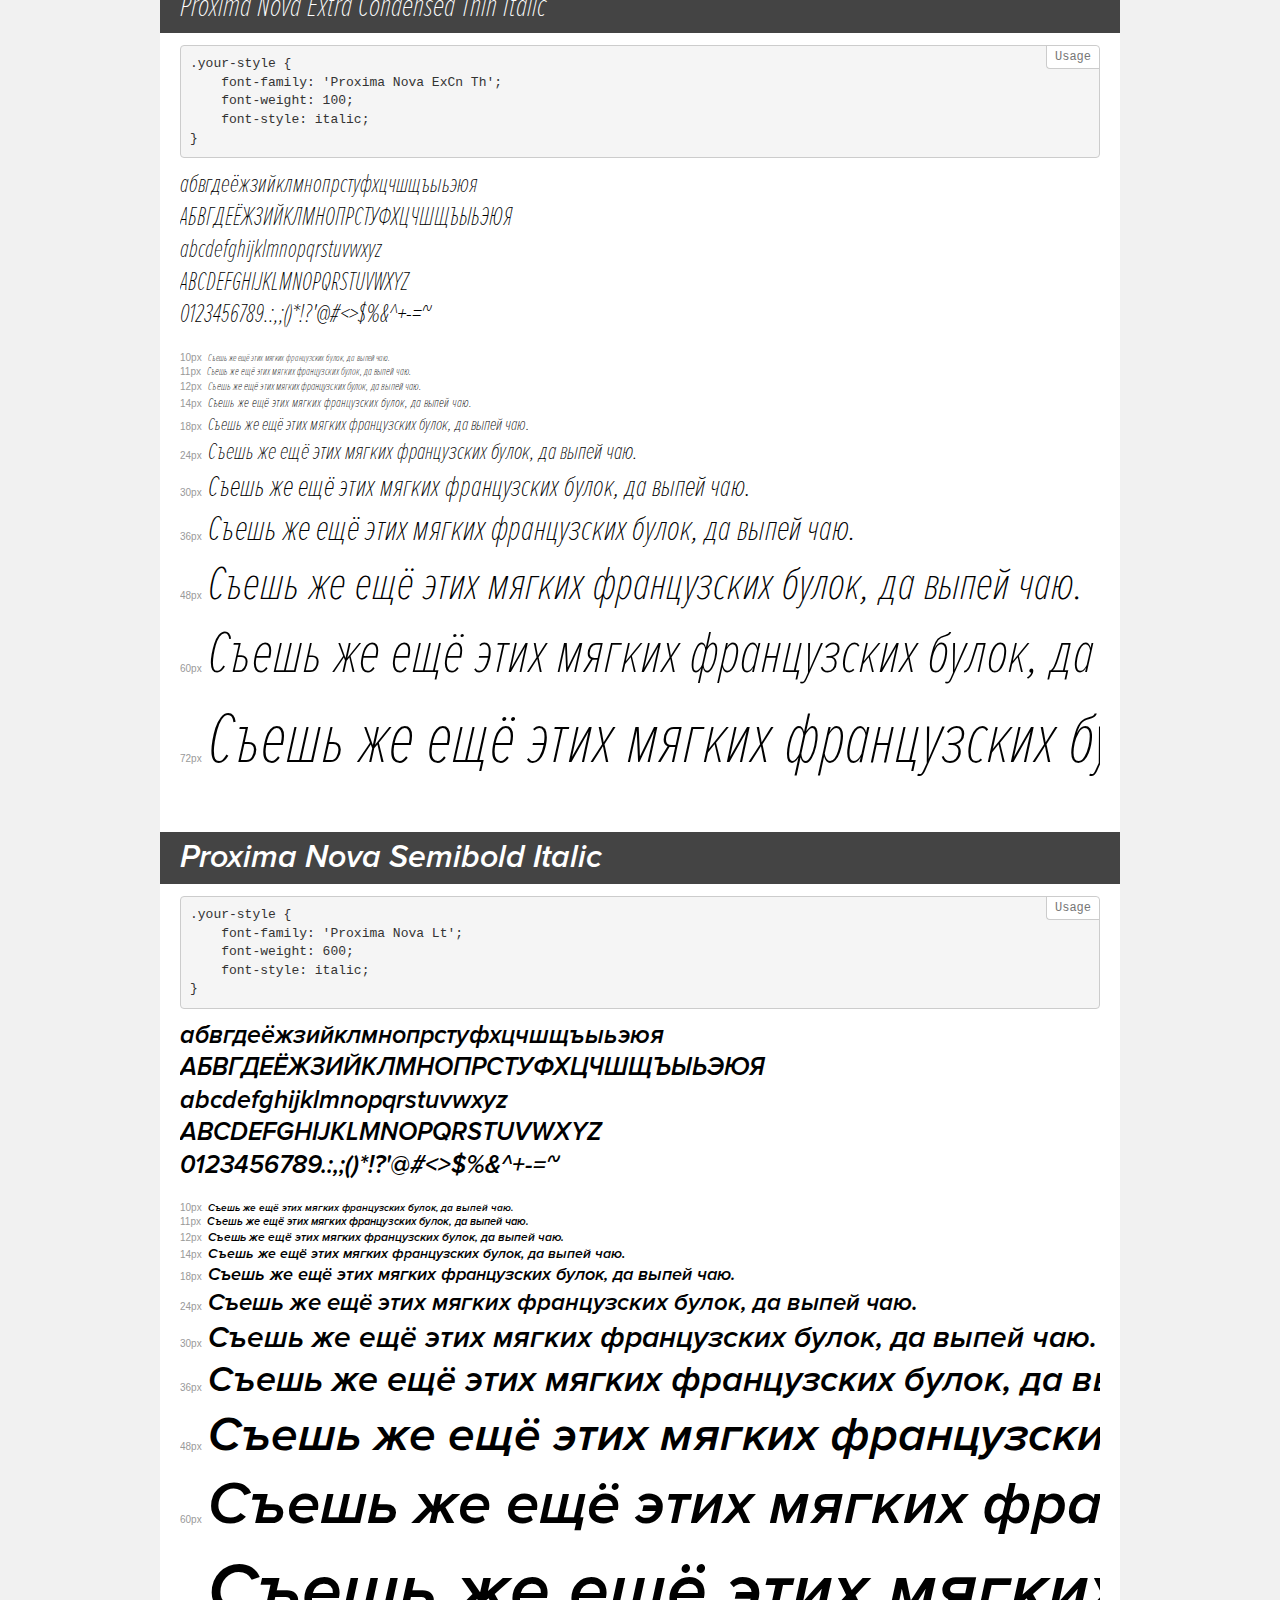
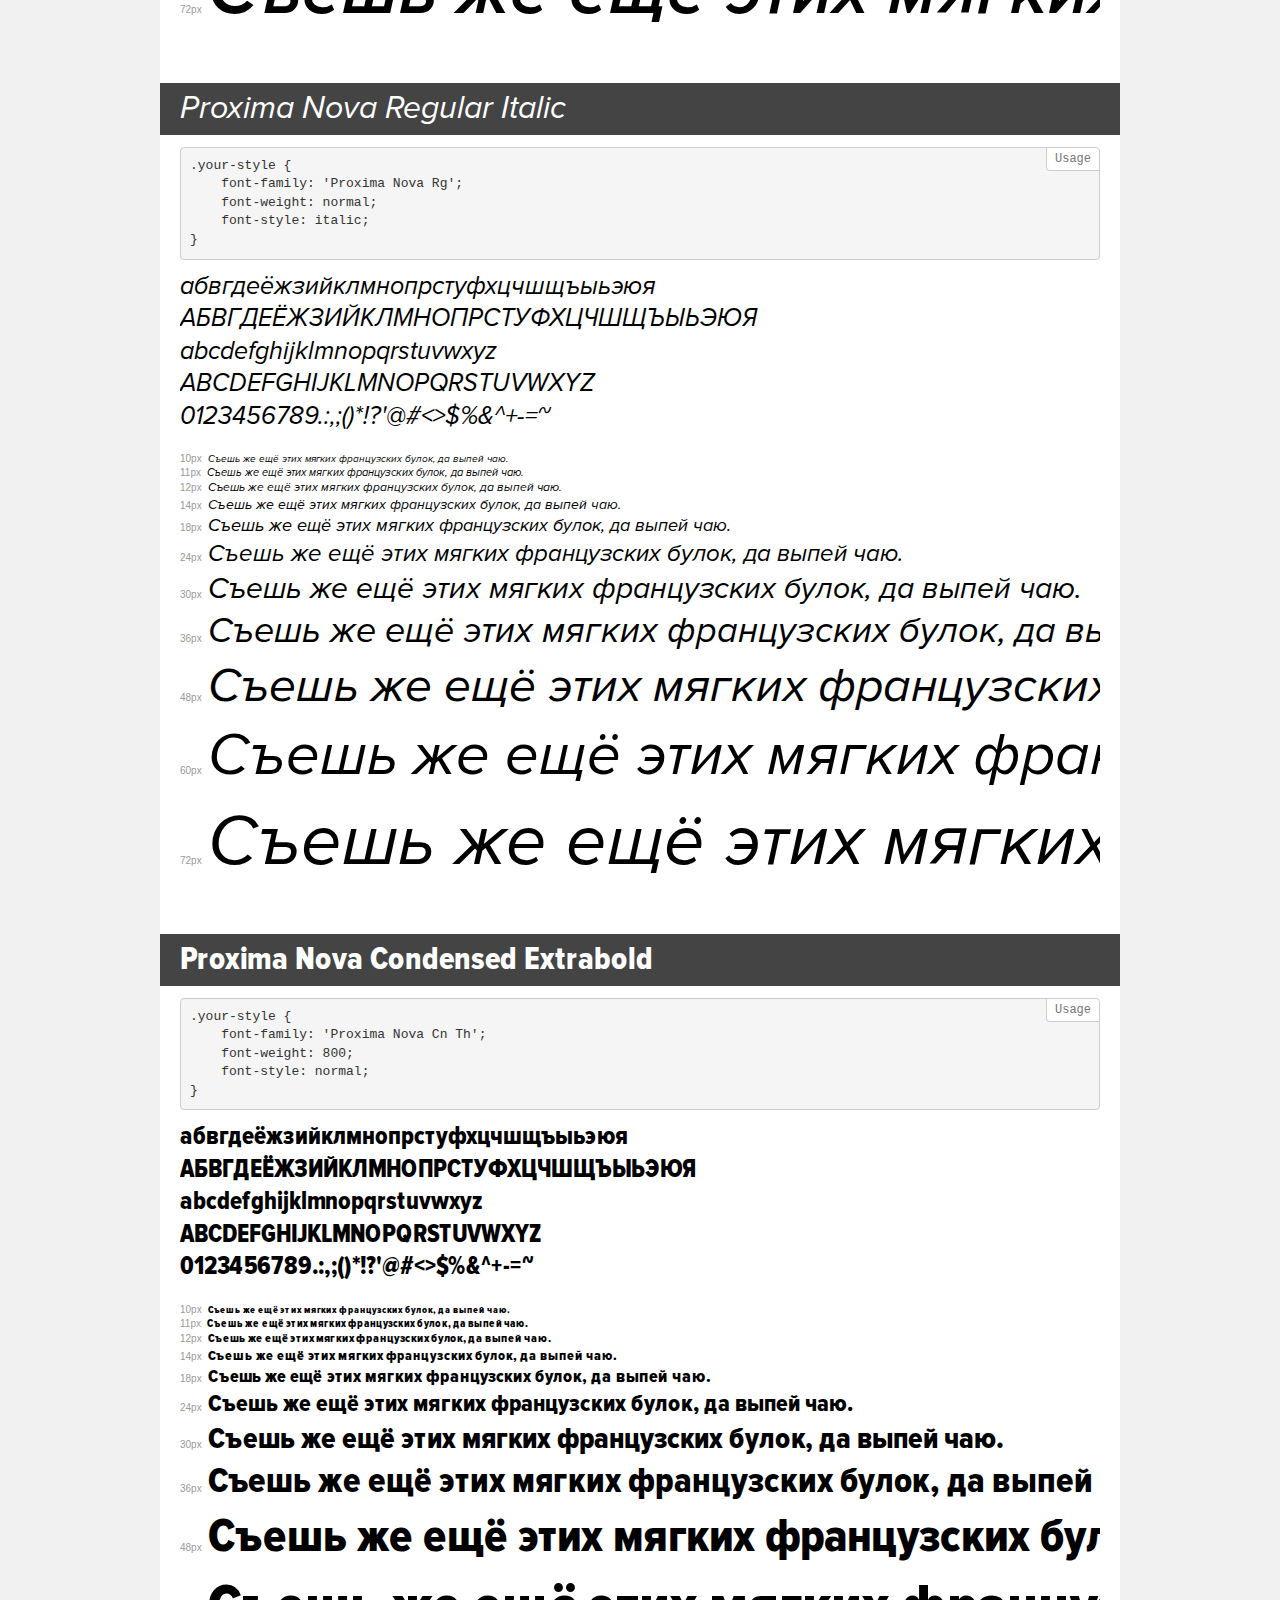
<file: battle pdp page/assets/fonts/proxy/demo.html>
<!DOCTYPE html>
<html>
<head>
	<meta charset="utf-8">
	<meta http-equiv="X-UA-Compatible" content="IE=edge">
	<meta name="viewport" content="width=device-width, initial-scale=1">
	<meta name="robots" content="noindex, noarchive">
	<title>Transfonter demo</title>
	<link href="stylesheet.css" rel="stylesheet">
	<style>
		/*
		http://meyerweb.com/eric/tools/css/reset/
		v2.0 | 20110126
		License: none (public domain)
		*/
		html, body, div, span, applet, object, iframe,
		h1, h2, h3, h4, h5, h6, p, blockquote, pre,
		a, abbr, acronym, address, big, cite, code,
		del, dfn, em, img, ins, kbd, q, s, samp,
		small, strike, strong, sub, sup, tt, var,
		b, u, i, center,
		dl, dt, dd, ol, ul, li,
		fieldset, form, label, legend,
		table, caption, tbody, tfoot, thead, tr, th, td,
		article, aside, canvas, details, embed,
		figure, figcaption, footer, header, hgroup,
		menu, nav, output, ruby, section, summary,
		time, mark, audio, video {
			margin: 0;
			padding: 0;
			border: 0;
			font-size: 100%;
			font: inherit;
			vertical-align: baseline;
		}
		/* HTML5 display-role reset for older browsers */
		article, aside, details, figcaption, figure,
		footer, header, hgroup, menu, nav, section {
			display: block;
		}
		body {
			line-height: 1;
		}
		ol, ul {
			list-style: none;
		}
		blockquote, q {
			quotes: none;
		}
		blockquote:before, blockquote:after,
		q:before, q:after {
			content: '';
			content: none;
		}
		table {
			border-collapse: collapse;
			border-spacing: 0;
		}
		/* common styles */
		body {
			background: #f1f1f1;
			color: #000;
		}
		.page {
			background: #fff;
			width: 920px;
			margin: 0 auto;
			padding: 20px 20px 0 20px;
			overflow: hidden;
		}
		.font-container {
			overflow-x: auto;
			overflow-y: hidden;
			margin-bottom: 40px;
			line-height: 1.3;
			white-space: nowrap;
			padding-bottom: 5px;
		}
		h1 {
			position: relative;
			background: #444;
			font-size: 32px;
			color: #fff;
			padding: 10px 20px;
			margin: 0 -20px 12px -20px;
		}
		.letters {
			font-size: 25px;
			margin-bottom: 20px;
		}
		.s10:before {
			content: '10px';
		}
		.s11:before {
			content: '11px';
		}
		.s12:before {
			content: '12px';
		}
		.s14:before {
			content: '14px';
		}
		.s18:before {
			content: '18px';
		}
		.s24:before {
			content: '24px';
		}
		.s30:before {
			content: '30px';
		}
		.s36:before {
			content: '36px';
		}
		.s48:before {
			content: '48px';
		}
		.s60:before {
			content: '60px';
		}
		.s72:before {
			content: '72px';
		}
		.s10:before, .s11:before, .s12:before, .s14:before,
		.s18:before, .s24:before, .s30:before, .s36:before,
		.s48:before, .s60:before, .s72:before {
			font-family: Arial, sans-serif;
			font-size: 10px;
			font-weight: normal;
			font-style: normal;
			color: #999;
			padding-right: 6px;
		}
		pre {
			display: block;
			position: relative;
			padding: 9px;
			margin: 0 0 10px;
			font-family: Monaco, Menlo, Consolas, "Courier New", monospace !important;
			font-size: 13px;
			line-height: 1.428571429;
			color: #333;
			font-weight: normal !important;
			font-style: normal !important;
			background-color: #f5f5f5;
			border: 1px solid #ccc;
			overflow-x: auto;
			border-radius: 4px;
		}
		pre:after {
			display: block;
			position: absolute;
			right: 0;
			top: 0;
			content: 'Usage';
			line-height: 1;
			padding: 5px 8px;
			font-size: 12px;
			color: #767676;
			background-color: #fff;
			border: 1px solid #ccc;
			border-right: none;
			border-top: none;
			border-radius: 0 4px 0 4px;
			z-index: 10;
		}
		/* responsive */
		@media (max-width: 959px) {
			.page {
				width: auto;
				margin: 0;
			}
		}
	</style>
</head>
<body>
<div class="page">
	<div class="demo" style="font-family: 'Proxima Nova Cn Lt'; font-weight: 300; font-style: italic;">
		<h1>Proxima Nova Condensed Light Italic</h1>
		<pre>.your-style {
    font-family: 'Proxima Nova Cn Lt';
    font-weight: 300;
    font-style: italic;
}</pre>
		<div class="font-container">
			<p class="letters">
				абвгдеёжзийклмнопрстуфхцчшщъыьэюя <br />
				АБВГДЕЁЖЗИЙКЛМНОПРСТУФХЦЧШЩЪЫЬЭЮЯ <br />
				abcdefghijklmnopqrstuvwxyz <br />
				ABCDEFGHIJKLMNOPQRSTUVWXYZ <br />				0123456789.:,;()*!?'@#<>$%&^+-=~
			</p>
			<p class="s10" style="font-size: 10px;">Съешь же ещё этих мягких французских булок, да выпей чаю.</p>
			<p class="s11" style="font-size: 11px;">Съешь же ещё этих мягких французских булок, да выпей чаю.</p>
			<p class="s12" style="font-size: 12px;">Съешь же ещё этих мягких французских булок, да выпей чаю.</p>
			<p class="s14" style="font-size: 14px;">Съешь же ещё этих мягких французских булок, да выпей чаю.</p>
			<p class="s18" style="font-size: 18px;">Съешь же ещё этих мягких французских булок, да выпей чаю.</p>
			<p class="s24" style="font-size: 24px;">Съешь же ещё этих мягких французских булок, да выпей чаю.</p>
			<p class="s30" style="font-size: 30px;">Съешь же ещё этих мягких французских булок, да выпей чаю.</p>
			<p class="s36" style="font-size: 36px;">Съешь же ещё этих мягких французских булок, да выпей чаю.</p>
			<p class="s48" style="font-size: 48px;">Съешь же ещё этих мягких французских булок, да выпей чаю.</p>
			<p class="s60" style="font-size: 60px;">Съешь же ещё этих мягких французских булок, да выпей чаю.</p>
			<p class="s72" style="font-size: 72px;">Съешь же ещё этих мягких французских булок, да выпей чаю.</p>
		</div>
	</div>
	<div class="demo" style="font-family: 'Proxima Nova Lt'; font-weight: 300; font-style: italic;">
		<h1>Proxima Nova Light Italic</h1>
		<pre>.your-style {
    font-family: 'Proxima Nova Lt';
    font-weight: 300;
    font-style: italic;
}</pre>
		<div class="font-container">
			<p class="letters">
				абвгдеёжзийклмнопрстуфхцчшщъыьэюя <br />
				АБВГДЕЁЖЗИЙКЛМНОПРСТУФХЦЧШЩЪЫЬЭЮЯ <br />
				abcdefghijklmnopqrstuvwxyz <br />
				ABCDEFGHIJKLMNOPQRSTUVWXYZ <br />				0123456789.:,;()*!?'@#<>$%&^+-=~
			</p>
			<p class="s10" style="font-size: 10px;">Съешь же ещё этих мягких французских булок, да выпей чаю.</p>
			<p class="s11" style="font-size: 11px;">Съешь же ещё этих мягких французских булок, да выпей чаю.</p>
			<p class="s12" style="font-size: 12px;">Съешь же ещё этих мягких французских булок, да выпей чаю.</p>
			<p class="s14" style="font-size: 14px;">Съешь же ещё этих мягких французских булок, да выпей чаю.</p>
			<p class="s18" style="font-size: 18px;">Съешь же ещё этих мягких французских булок, да выпей чаю.</p>
			<p class="s24" style="font-size: 24px;">Съешь же ещё этих мягких французских булок, да выпей чаю.</p>
			<p class="s30" style="font-size: 30px;">Съешь же ещё этих мягких французских булок, да выпей чаю.</p>
			<p class="s36" style="font-size: 36px;">Съешь же ещё этих мягких французских булок, да выпей чаю.</p>
			<p class="s48" style="font-size: 48px;">Съешь же ещё этих мягких французских булок, да выпей чаю.</p>
			<p class="s60" style="font-size: 60px;">Съешь же ещё этих мягких французских булок, да выпей чаю.</p>
			<p class="s72" style="font-size: 72px;">Съешь же ещё этих мягких французских булок, да выпей чаю.</p>
		</div>
	</div>
	<div class="demo" style="font-family: 'Proxima Nova Cn Rg'; font-weight: normal; font-style: normal;">
		<h1>Proxima Nova Condensed Regular</h1>
		<pre>.your-style {
    font-family: 'Proxima Nova Cn Rg';
    font-weight: normal;
    font-style: normal;
}</pre>
		<div class="font-container">
			<p class="letters">
				абвгдеёжзийклмнопрстуфхцчшщъыьэюя <br />
				АБВГДЕЁЖЗИЙКЛМНОПРСТУФХЦЧШЩЪЫЬЭЮЯ <br />
				abcdefghijklmnopqrstuvwxyz <br />
				ABCDEFGHIJKLMNOPQRSTUVWXYZ <br />				0123456789.:,;()*!?'@#<>$%&^+-=~
			</p>
			<p class="s10" style="font-size: 10px;">Съешь же ещё этих мягких французских булок, да выпей чаю.</p>
			<p class="s11" style="font-size: 11px;">Съешь же ещё этих мягких французских булок, да выпей чаю.</p>
			<p class="s12" style="font-size: 12px;">Съешь же ещё этих мягких французских булок, да выпей чаю.</p>
			<p class="s14" style="font-size: 14px;">Съешь же ещё этих мягких французских булок, да выпей чаю.</p>
			<p class="s18" style="font-size: 18px;">Съешь же ещё этих мягких французских булок, да выпей чаю.</p>
			<p class="s24" style="font-size: 24px;">Съешь же ещё этих мягких французских булок, да выпей чаю.</p>
			<p class="s30" style="font-size: 30px;">Съешь же ещё этих мягких французских булок, да выпей чаю.</p>
			<p class="s36" style="font-size: 36px;">Съешь же ещё этих мягких французских булок, да выпей чаю.</p>
			<p class="s48" style="font-size: 48px;">Съешь же ещё этих мягких французских булок, да выпей чаю.</p>
			<p class="s60" style="font-size: 60px;">Съешь же ещё этих мягких французских булок, да выпей чаю.</p>
			<p class="s72" style="font-size: 72px;">Съешь же ещё этих мягких французских булок, да выпей чаю.</p>
		</div>
	</div>
	<div class="demo" style="font-family: 'Proxima Nova Th'; font-weight: 800; font-style: normal;">
		<h1>Proxima Nova Extrabold</h1>
		<pre>.your-style {
    font-family: 'Proxima Nova Th';
    font-weight: 800;
    font-style: normal;
}</pre>
		<div class="font-container">
			<p class="letters">
				абвгдеёжзийклмнопрстуфхцчшщъыьэюя <br />
				АБВГДЕЁЖЗИЙКЛМНОПРСТУФХЦЧШЩЪЫЬЭЮЯ <br />
				abcdefghijklmnopqrstuvwxyz <br />
				ABCDEFGHIJKLMNOPQRSTUVWXYZ <br />				0123456789.:,;()*!?'@#<>$%&^+-=~
			</p>
			<p class="s10" style="font-size: 10px;">Съешь же ещё этих мягких французских булок, да выпей чаю.</p>
			<p class="s11" style="font-size: 11px;">Съешь же ещё этих мягких французских булок, да выпей чаю.</p>
			<p class="s12" style="font-size: 12px;">Съешь же ещё этих мягких французских булок, да выпей чаю.</p>
			<p class="s14" style="font-size: 14px;">Съешь же ещё этих мягких французских булок, да выпей чаю.</p>
			<p class="s18" style="font-size: 18px;">Съешь же ещё этих мягких французских булок, да выпей чаю.</p>
			<p class="s24" style="font-size: 24px;">Съешь же ещё этих мягких французских булок, да выпей чаю.</p>
			<p class="s30" style="font-size: 30px;">Съешь же ещё этих мягких французских булок, да выпей чаю.</p>
			<p class="s36" style="font-size: 36px;">Съешь же ещё этих мягких французских булок, да выпей чаю.</p>
			<p class="s48" style="font-size: 48px;">Съешь же ещё этих мягких французских булок, да выпей чаю.</p>
			<p class="s60" style="font-size: 60px;">Съешь же ещё этих мягких французских булок, да выпей чаю.</p>
			<p class="s72" style="font-size: 72px;">Съешь же ещё этих мягких французских булок, да выпей чаю.</p>
		</div>
	</div>
	<div class="demo" style="font-family: 'Proxima Nova Cn Bl'; font-weight: 900; font-style: normal;">
		<h1>Proxima Nova Condensed Black</h1>
		<pre>.your-style {
    font-family: 'Proxima Nova Cn Bl';
    font-weight: 900;
    font-style: normal;
}</pre>
		<div class="font-container">
			<p class="letters">
				абвгдеёжзийклмнопрстуфхцчшщъыьэюя <br />
				АБВГДЕЁЖЗИЙКЛМНОПРСТУФХЦЧШЩЪЫЬЭЮЯ <br />
				abcdefghijklmnopqrstuvwxyz <br />
				ABCDEFGHIJKLMNOPQRSTUVWXYZ <br />				0123456789.:,;()*!?'@#<>$%&^+-=~
			</p>
			<p class="s10" style="font-size: 10px;">Съешь же ещё этих мягких французских булок, да выпей чаю.</p>
			<p class="s11" style="font-size: 11px;">Съешь же ещё этих мягких французских булок, да выпей чаю.</p>
			<p class="s12" style="font-size: 12px;">Съешь же ещё этих мягких французских булок, да выпей чаю.</p>
			<p class="s14" style="font-size: 14px;">Съешь же ещё этих мягких французских булок, да выпей чаю.</p>
			<p class="s18" style="font-size: 18px;">Съешь же ещё этих мягких французских булок, да выпей чаю.</p>
			<p class="s24" style="font-size: 24px;">Съешь же ещё этих мягких французских булок, да выпей чаю.</p>
			<p class="s30" style="font-size: 30px;">Съешь же ещё этих мягких французских булок, да выпей чаю.</p>
			<p class="s36" style="font-size: 36px;">Съешь же ещё этих мягких французских булок, да выпей чаю.</p>
			<p class="s48" style="font-size: 48px;">Съешь же ещё этих мягких французских булок, да выпей чаю.</p>
			<p class="s60" style="font-size: 60px;">Съешь же ещё этих мягких французских булок, да выпей чаю.</p>
			<p class="s72" style="font-size: 72px;">Съешь же ещё этих мягких французских булок, да выпей чаю.</p>
		</div>
	</div>
	<div class="demo" style="font-family: 'Proxima Nova Cn Th'; font-weight: 800; font-style: italic;">
		<h1>Proxima Nova Condensed Extrabold Italic</h1>
		<pre>.your-style {
    font-family: 'Proxima Nova Cn Th';
    font-weight: 800;
    font-style: italic;
}</pre>
		<div class="font-container">
			<p class="letters">
				абвгдеёжзийклмнопрстуфхцчшщъыьэюя <br />
				АБВГДЕЁЖЗИЙКЛМНОПРСТУФХЦЧШЩЪЫЬЭЮЯ <br />
				abcdefghijklmnopqrstuvwxyz <br />
				ABCDEFGHIJKLMNOPQRSTUVWXYZ <br />				0123456789.:,;()*!?'@#<>$%&^+-=~
			</p>
			<p class="s10" style="font-size: 10px;">Съешь же ещё этих мягких французских булок, да выпей чаю.</p>
			<p class="s11" style="font-size: 11px;">Съешь же ещё этих мягких французских булок, да выпей чаю.</p>
			<p class="s12" style="font-size: 12px;">Съешь же ещё этих мягких французских булок, да выпей чаю.</p>
			<p class="s14" style="font-size: 14px;">Съешь же ещё этих мягких французских булок, да выпей чаю.</p>
			<p class="s18" style="font-size: 18px;">Съешь же ещё этих мягких французских булок, да выпей чаю.</p>
			<p class="s24" style="font-size: 24px;">Съешь же ещё этих мягких французских булок, да выпей чаю.</p>
			<p class="s30" style="font-size: 30px;">Съешь же ещё этих мягких французских булок, да выпей чаю.</p>
			<p class="s36" style="font-size: 36px;">Съешь же ещё этих мягких французских булок, да выпей чаю.</p>
			<p class="s48" style="font-size: 48px;">Съешь же ещё этих мягких французских булок, да выпей чаю.</p>
			<p class="s60" style="font-size: 60px;">Съешь же ещё этих мягких французских булок, да выпей чаю.</p>
			<p class="s72" style="font-size: 72px;">Съешь же ещё этих мягких французских булок, да выпей чаю.</p>
		</div>
	</div>
	<div class="demo" style="font-family: 'Proxima Nova Rg'; font-weight: normal; font-style: normal;">
		<h1>Proxima Nova Regular</h1>
		<pre>.your-style {
    font-family: 'Proxima Nova Rg';
    font-weight: normal;
    font-style: normal;
}</pre>
		<div class="font-container">
			<p class="letters">
				абвгдеёжзийклмнопрстуфхцчшщъыьэюя <br />
				АБВГДЕЁЖЗИЙКЛМНОПРСТУФХЦЧШЩЪЫЬЭЮЯ <br />
				abcdefghijklmnopqrstuvwxyz <br />
				ABCDEFGHIJKLMNOPQRSTUVWXYZ <br />				0123456789.:,;()*!?'@#<>$%&^+-=~
			</p>
			<p class="s10" style="font-size: 10px;">Съешь же ещё этих мягких французских булок, да выпей чаю.</p>
			<p class="s11" style="font-size: 11px;">Съешь же ещё этих мягких французских булок, да выпей чаю.</p>
			<p class="s12" style="font-size: 12px;">Съешь же ещё этих мягких французских булок, да выпей чаю.</p>
			<p class="s14" style="font-size: 14px;">Съешь же ещё этих мягких французских булок, да выпей чаю.</p>
			<p class="s18" style="font-size: 18px;">Съешь же ещё этих мягких французских булок, да выпей чаю.</p>
			<p class="s24" style="font-size: 24px;">Съешь же ещё этих мягких французских булок, да выпей чаю.</p>
			<p class="s30" style="font-size: 30px;">Съешь же ещё этих мягких французских булок, да выпей чаю.</p>
			<p class="s36" style="font-size: 36px;">Съешь же ещё этих мягких французских булок, да выпей чаю.</p>
			<p class="s48" style="font-size: 48px;">Съешь же ещё этих мягких французских булок, да выпей чаю.</p>
			<p class="s60" style="font-size: 60px;">Съешь же ещё этих мягких французских булок, да выпей чаю.</p>
			<p class="s72" style="font-size: 72px;">Съешь же ещё этих мягких французских булок, да выпей чаю.</p>
		</div>
	</div>
	<div class="demo" style="font-family: 'Proxima Nova Lt'; font-weight: 600; font-style: normal;">
		<h1>Proxima Nova Semibold</h1>
		<pre>.your-style {
    font-family: 'Proxima Nova Lt';
    font-weight: 600;
    font-style: normal;
}</pre>
		<div class="font-container">
			<p class="letters">
				абвгдеёжзийклмнопрстуфхцчшщъыьэюя <br />
				АБВГДЕЁЖЗИЙКЛМНОПРСТУФХЦЧШЩЪЫЬЭЮЯ <br />
				abcdefghijklmnopqrstuvwxyz <br />
				ABCDEFGHIJKLMNOPQRSTUVWXYZ <br />				0123456789.:,;()*!?'@#<>$%&^+-=~
			</p>
			<p class="s10" style="font-size: 10px;">Съешь же ещё этих мягких французских булок, да выпей чаю.</p>
			<p class="s11" style="font-size: 11px;">Съешь же ещё этих мягких французских булок, да выпей чаю.</p>
			<p class="s12" style="font-size: 12px;">Съешь же ещё этих мягких французских булок, да выпей чаю.</p>
			<p class="s14" style="font-size: 14px;">Съешь же ещё этих мягких французских булок, да выпей чаю.</p>
			<p class="s18" style="font-size: 18px;">Съешь же ещё этих мягких французских булок, да выпей чаю.</p>
			<p class="s24" style="font-size: 24px;">Съешь же ещё этих мягких французских булок, да выпей чаю.</p>
			<p class="s30" style="font-size: 30px;">Съешь же ещё этих мягких французских булок, да выпей чаю.</p>
			<p class="s36" style="font-size: 36px;">Съешь же ещё этих мягких французских булок, да выпей чаю.</p>
			<p class="s48" style="font-size: 48px;">Съешь же ещё этих мягких французских булок, да выпей чаю.</p>
			<p class="s60" style="font-size: 60px;">Съешь же ещё этих мягких французских булок, да выпей чаю.</p>
			<p class="s72" style="font-size: 72px;">Съешь же ещё этих мягких французских булок, да выпей чаю.</p>
		</div>
	</div>
	<div class="demo" style="font-family: 'Proxima Nova ExCn Th'; font-weight: 100; font-style: normal;">
		<h1>Proxima Nova Extra Condensed Thin</h1>
		<pre>.your-style {
    font-family: 'Proxima Nova ExCn Th';
    font-weight: 100;
    font-style: normal;
}</pre>
		<div class="font-container">
			<p class="letters">
				абвгдеёжзийклмнопрстуфхцчшщъыьэюя <br />
				АБВГДЕЁЖЗИЙКЛМНОПРСТУФХЦЧШЩЪЫЬЭЮЯ <br />
				abcdefghijklmnopqrstuvwxyz <br />
				ABCDEFGHIJKLMNOPQRSTUVWXYZ <br />				0123456789.:,;()*!?'@#<>$%&^+-=~
			</p>
			<p class="s10" style="font-size: 10px;">Съешь же ещё этих мягких французских булок, да выпей чаю.</p>
			<p class="s11" style="font-size: 11px;">Съешь же ещё этих мягких французских булок, да выпей чаю.</p>
			<p class="s12" style="font-size: 12px;">Съешь же ещё этих мягких французских булок, да выпей чаю.</p>
			<p class="s14" style="font-size: 14px;">Съешь же ещё этих мягких французских булок, да выпей чаю.</p>
			<p class="s18" style="font-size: 18px;">Съешь же ещё этих мягких французских булок, да выпей чаю.</p>
			<p class="s24" style="font-size: 24px;">Съешь же ещё этих мягких французских булок, да выпей чаю.</p>
			<p class="s30" style="font-size: 30px;">Съешь же ещё этих мягких французских булок, да выпей чаю.</p>
			<p class="s36" style="font-size: 36px;">Съешь же ещё этих мягких французских булок, да выпей чаю.</p>
			<p class="s48" style="font-size: 48px;">Съешь же ещё этих мягких французских булок, да выпей чаю.</p>
			<p class="s60" style="font-size: 60px;">Съешь же ещё этих мягких французских булок, да выпей чаю.</p>
			<p class="s72" style="font-size: 72px;">Съешь же ещё этих мягких французских булок, да выпей чаю.</p>
		</div>
	</div>
	<div class="demo" style="font-family: 'Proxima Nova Cn Lt'; font-weight: 600; font-style: normal;">
		<h1>Proxima Nova Condensed Semibold</h1>
		<pre>.your-style {
    font-family: 'Proxima Nova Cn Lt';
    font-weight: 600;
    font-style: normal;
}</pre>
		<div class="font-container">
			<p class="letters">
				абвгдеёжзийклмнопрстуфхцчшщъыьэюя <br />
				АБВГДЕЁЖЗИЙКЛМНОПРСТУФХЦЧШЩЪЫЬЭЮЯ <br />
				abcdefghijklmnopqrstuvwxyz <br />
				ABCDEFGHIJKLMNOPQRSTUVWXYZ <br />				0123456789.:,;()*!?'@#<>$%&^+-=~
			</p>
			<p class="s10" style="font-size: 10px;">Съешь же ещё этих мягких французских булок, да выпей чаю.</p>
			<p class="s11" style="font-size: 11px;">Съешь же ещё этих мягких французских булок, да выпей чаю.</p>
			<p class="s12" style="font-size: 12px;">Съешь же ещё этих мягких французских булок, да выпей чаю.</p>
			<p class="s14" style="font-size: 14px;">Съешь же ещё этих мягких французских булок, да выпей чаю.</p>
			<p class="s18" style="font-size: 18px;">Съешь же ещё этих мягких французских булок, да выпей чаю.</p>
			<p class="s24" style="font-size: 24px;">Съешь же ещё этих мягких французских булок, да выпей чаю.</p>
			<p class="s30" style="font-size: 30px;">Съешь же ещё этих мягких французских булок, да выпей чаю.</p>
			<p class="s36" style="font-size: 36px;">Съешь же ещё этих мягких французских булок, да выпей чаю.</p>
			<p class="s48" style="font-size: 48px;">Съешь же ещё этих мягких французских булок, да выпей чаю.</p>
			<p class="s60" style="font-size: 60px;">Съешь же ещё этих мягких французских булок, да выпей чаю.</p>
			<p class="s72" style="font-size: 72px;">Съешь же ещё этих мягких французских булок, да выпей чаю.</p>
		</div>
	</div>
	<div class="demo" style="font-family: 'Proxima Nova ExCn Lt'; font-weight: 600; font-style: italic;">
		<h1>Proxima Nova Extra Condensed Semibold Italic</h1>
		<pre>.your-style {
    font-family: 'Proxima Nova ExCn Lt';
    font-weight: 600;
    font-style: italic;
}</pre>
		<div class="font-container">
			<p class="letters">
				абвгдеёжзийклмнопрстуфхцчшщъыьэюя <br />
				АБВГДЕЁЖЗИЙКЛМНОПРСТУФХЦЧШЩЪЫЬЭЮЯ <br />
				abcdefghijklmnopqrstuvwxyz <br />
				ABCDEFGHIJKLMNOPQRSTUVWXYZ <br />				0123456789.:,;()*!?'@#<>$%&^+-=~
			</p>
			<p class="s10" style="font-size: 10px;">Съешь же ещё этих мягких французских булок, да выпей чаю.</p>
			<p class="s11" style="font-size: 11px;">Съешь же ещё этих мягких французских булок, да выпей чаю.</p>
			<p class="s12" style="font-size: 12px;">Съешь же ещё этих мягких французских булок, да выпей чаю.</p>
			<p class="s14" style="font-size: 14px;">Съешь же ещё этих мягких французских булок, да выпей чаю.</p>
			<p class="s18" style="font-size: 18px;">Съешь же ещё этих мягких французских булок, да выпей чаю.</p>
			<p class="s24" style="font-size: 24px;">Съешь же ещё этих мягких французских булок, да выпей чаю.</p>
			<p class="s30" style="font-size: 30px;">Съешь же ещё этих мягких французских булок, да выпей чаю.</p>
			<p class="s36" style="font-size: 36px;">Съешь же ещё этих мягких французских булок, да выпей чаю.</p>
			<p class="s48" style="font-size: 48px;">Съешь же ещё этих мягких французских булок, да выпей чаю.</p>
			<p class="s60" style="font-size: 60px;">Съешь же ещё этих мягких французских булок, да выпей чаю.</p>
			<p class="s72" style="font-size: 72px;">Съешь же ещё этих мягких французских булок, да выпей чаю.</p>
		</div>
	</div>
	<div class="demo" style="font-family: 'Proxima Nova ExCn Lt'; font-weight: 600; font-style: normal;">
		<h1>Proxima Nova Extra Condensed Semibold</h1>
		<pre>.your-style {
    font-family: 'Proxima Nova ExCn Lt';
    font-weight: 600;
    font-style: normal;
}</pre>
		<div class="font-container">
			<p class="letters">
				абвгдеёжзийклмнопрстуфхцчшщъыьэюя <br />
				АБВГДЕЁЖЗИЙКЛМНОПРСТУФХЦЧШЩЪЫЬЭЮЯ <br />
				abcdefghijklmnopqrstuvwxyz <br />
				ABCDEFGHIJKLMNOPQRSTUVWXYZ <br />				0123456789.:,;()*!?'@#<>$%&^+-=~
			</p>
			<p class="s10" style="font-size: 10px;">Съешь же ещё этих мягких французских булок, да выпей чаю.</p>
			<p class="s11" style="font-size: 11px;">Съешь же ещё этих мягких французских булок, да выпей чаю.</p>
			<p class="s12" style="font-size: 12px;">Съешь же ещё этих мягких французских булок, да выпей чаю.</p>
			<p class="s14" style="font-size: 14px;">Съешь же ещё этих мягких французских булок, да выпей чаю.</p>
			<p class="s18" style="font-size: 18px;">Съешь же ещё этих мягких французских булок, да выпей чаю.</p>
			<p class="s24" style="font-size: 24px;">Съешь же ещё этих мягких французских булок, да выпей чаю.</p>
			<p class="s30" style="font-size: 30px;">Съешь же ещё этих мягких французских булок, да выпей чаю.</p>
			<p class="s36" style="font-size: 36px;">Съешь же ещё этих мягких французских булок, да выпей чаю.</p>
			<p class="s48" style="font-size: 48px;">Съешь же ещё этих мягких французских булок, да выпей чаю.</p>
			<p class="s60" style="font-size: 60px;">Съешь же ещё этих мягких французских булок, да выпей чаю.</p>
			<p class="s72" style="font-size: 72px;">Съешь же ещё этих мягких французских булок, да выпей чаю.</p>
		</div>
	</div>
	<div class="demo" style="font-family: 'Proxima Nova Th'; font-weight: 100; font-style: italic;">
		<h1>Proxima Nova Thin Italic</h1>
		<pre>.your-style {
    font-family: 'Proxima Nova Th';
    font-weight: 100;
    font-style: italic;
}</pre>
		<div class="font-container">
			<p class="letters">
				абвгдеёжзийклмнопрстуфхцчшщъыьэюя <br />
				АБВГДЕЁЖЗИЙКЛМНОПРСТУФХЦЧШЩЪЫЬЭЮЯ <br />
				abcdefghijklmnopqrstuvwxyz <br />
				ABCDEFGHIJKLMNOPQRSTUVWXYZ <br />				0123456789.:,;()*!?'@#<>$%&^+-=~
			</p>
			<p class="s10" style="font-size: 10px;">Съешь же ещё этих мягких французских булок, да выпей чаю.</p>
			<p class="s11" style="font-size: 11px;">Съешь же ещё этих мягких французских булок, да выпей чаю.</p>
			<p class="s12" style="font-size: 12px;">Съешь же ещё этих мягких французских булок, да выпей чаю.</p>
			<p class="s14" style="font-size: 14px;">Съешь же ещё этих мягких французских булок, да выпей чаю.</p>
			<p class="s18" style="font-size: 18px;">Съешь же ещё этих мягких французских булок, да выпей чаю.</p>
			<p class="s24" style="font-size: 24px;">Съешь же ещё этих мягких французских булок, да выпей чаю.</p>
			<p class="s30" style="font-size: 30px;">Съешь же ещё этих мягких французских булок, да выпей чаю.</p>
			<p class="s36" style="font-size: 36px;">Съешь же ещё этих мягких французских булок, да выпей чаю.</p>
			<p class="s48" style="font-size: 48px;">Съешь же ещё этих мягких французских булок, да выпей чаю.</p>
			<p class="s60" style="font-size: 60px;">Съешь же ещё этих мягких французских булок, да выпей чаю.</p>
			<p class="s72" style="font-size: 72px;">Съешь же ещё этих мягких французских булок, да выпей чаю.</p>
		</div>
	</div>
	<div class="demo" style="font-family: 'Proxima Nova Cn Th'; font-weight: 100; font-style: normal;">
		<h1>Proxima Nova Condensed Thin</h1>
		<pre>.your-style {
    font-family: 'Proxima Nova Cn Th';
    font-weight: 100;
    font-style: normal;
}</pre>
		<div class="font-container">
			<p class="letters">
				абвгдеёжзийклмнопрстуфхцчшщъыьэюя <br />
				АБВГДЕЁЖЗИЙКЛМНОПРСТУФХЦЧШЩЪЫЬЭЮЯ <br />
				abcdefghijklmnopqrstuvwxyz <br />
				ABCDEFGHIJKLMNOPQRSTUVWXYZ <br />				0123456789.:,;()*!?'@#<>$%&^+-=~
			</p>
			<p class="s10" style="font-size: 10px;">Съешь же ещё этих мягких французских булок, да выпей чаю.</p>
			<p class="s11" style="font-size: 11px;">Съешь же ещё этих мягких французских булок, да выпей чаю.</p>
			<p class="s12" style="font-size: 12px;">Съешь же ещё этих мягких французских булок, да выпей чаю.</p>
			<p class="s14" style="font-size: 14px;">Съешь же ещё этих мягких французских булок, да выпей чаю.</p>
			<p class="s18" style="font-size: 18px;">Съешь же ещё этих мягких французских булок, да выпей чаю.</p>
			<p class="s24" style="font-size: 24px;">Съешь же ещё этих мягких французских булок, да выпей чаю.</p>
			<p class="s30" style="font-size: 30px;">Съешь же ещё этих мягких французских булок, да выпей чаю.</p>
			<p class="s36" style="font-size: 36px;">Съешь же ещё этих мягких французских булок, да выпей чаю.</p>
			<p class="s48" style="font-size: 48px;">Съешь же ещё этих мягких французских булок, да выпей чаю.</p>
			<p class="s60" style="font-size: 60px;">Съешь же ещё этих мягких французских булок, да выпей чаю.</p>
			<p class="s72" style="font-size: 72px;">Съешь же ещё этих мягких французских булок, да выпей чаю.</p>
		</div>
	</div>
	<div class="demo" style="font-family: 'Proxima Nova Cn Rg'; font-weight: normal; font-style: italic;">
		<h1>Proxima Nova Condensed Regular Italic</h1>
		<pre>.your-style {
    font-family: 'Proxima Nova Cn Rg';
    font-weight: normal;
    font-style: italic;
}</pre>
		<div class="font-container">
			<p class="letters">
				абвгдеёжзийклмнопрстуфхцчшщъыьэюя <br />
				АБВГДЕЁЖЗИЙКЛМНОПРСТУФХЦЧШЩЪЫЬЭЮЯ <br />
				abcdefghijklmnopqrstuvwxyz <br />
				ABCDEFGHIJKLMNOPQRSTUVWXYZ <br />				0123456789.:,;()*!?'@#<>$%&^+-=~
			</p>
			<p class="s10" style="font-size: 10px;">Съешь же ещё этих мягких французских булок, да выпей чаю.</p>
			<p class="s11" style="font-size: 11px;">Съешь же ещё этих мягких французских булок, да выпей чаю.</p>
			<p class="s12" style="font-size: 12px;">Съешь же ещё этих мягких французских булок, да выпей чаю.</p>
			<p class="s14" style="font-size: 14px;">Съешь же ещё этих мягких французских булок, да выпей чаю.</p>
			<p class="s18" style="font-size: 18px;">Съешь же ещё этих мягких французских булок, да выпей чаю.</p>
			<p class="s24" style="font-size: 24px;">Съешь же ещё этих мягких французских булок, да выпей чаю.</p>
			<p class="s30" style="font-size: 30px;">Съешь же ещё этих мягких французских булок, да выпей чаю.</p>
			<p class="s36" style="font-size: 36px;">Съешь же ещё этих мягких французских булок, да выпей чаю.</p>
			<p class="s48" style="font-size: 48px;">Съешь же ещё этих мягких французских булок, да выпей чаю.</p>
			<p class="s60" style="font-size: 60px;">Съешь же ещё этих мягких французских булок, да выпей чаю.</p>
			<p class="s72" style="font-size: 72px;">Съешь же ещё этих мягких французских булок, да выпей чаю.</p>
		</div>
	</div>
	<div class="demo" style="font-family: 'Proxima Nova ExCn Th'; font-weight: 100; font-style: italic;">
		<h1>Proxima Nova Extra Condensed Thin Italic</h1>
		<pre>.your-style {
    font-family: 'Proxima Nova ExCn Th';
    font-weight: 100;
    font-style: italic;
}</pre>
		<div class="font-container">
			<p class="letters">
				абвгдеёжзийклмнопрстуфхцчшщъыьэюя <br />
				АБВГДЕЁЖЗИЙКЛМНОПРСТУФХЦЧШЩЪЫЬЭЮЯ <br />
				abcdefghijklmnopqrstuvwxyz <br />
				ABCDEFGHIJKLMNOPQRSTUVWXYZ <br />				0123456789.:,;()*!?'@#<>$%&^+-=~
			</p>
			<p class="s10" style="font-size: 10px;">Съешь же ещё этих мягких французских булок, да выпей чаю.</p>
			<p class="s11" style="font-size: 11px;">Съешь же ещё этих мягких французских булок, да выпей чаю.</p>
			<p class="s12" style="font-size: 12px;">Съешь же ещё этих мягких французских булок, да выпей чаю.</p>
			<p class="s14" style="font-size: 14px;">Съешь же ещё этих мягких французских булок, да выпей чаю.</p>
			<p class="s18" style="font-size: 18px;">Съешь же ещё этих мягких французских булок, да выпей чаю.</p>
			<p class="s24" style="font-size: 24px;">Съешь же ещё этих мягких французских булок, да выпей чаю.</p>
			<p class="s30" style="font-size: 30px;">Съешь же ещё этих мягких французских булок, да выпей чаю.</p>
			<p class="s36" style="font-size: 36px;">Съешь же ещё этих мягких французских булок, да выпей чаю.</p>
			<p class="s48" style="font-size: 48px;">Съешь же ещё этих мягких французских булок, да выпей чаю.</p>
			<p class="s60" style="font-size: 60px;">Съешь же ещё этих мягких французских булок, да выпей чаю.</p>
			<p class="s72" style="font-size: 72px;">Съешь же ещё этих мягких французских булок, да выпей чаю.</p>
		</div>
	</div>
	<div class="demo" style="font-family: 'Proxima Nova Lt'; font-weight: 600; font-style: italic;">
		<h1>Proxima Nova Semibold Italic</h1>
		<pre>.your-style {
    font-family: 'Proxima Nova Lt';
    font-weight: 600;
    font-style: italic;
}</pre>
		<div class="font-container">
			<p class="letters">
				абвгдеёжзийклмнопрстуфхцчшщъыьэюя <br />
				АБВГДЕЁЖЗИЙКЛМНОПРСТУФХЦЧШЩЪЫЬЭЮЯ <br />
				abcdefghijklmnopqrstuvwxyz <br />
				ABCDEFGHIJKLMNOPQRSTUVWXYZ <br />				0123456789.:,;()*!?'@#<>$%&^+-=~
			</p>
			<p class="s10" style="font-size: 10px;">Съешь же ещё этих мягких французских булок, да выпей чаю.</p>
			<p class="s11" style="font-size: 11px;">Съешь же ещё этих мягких французских булок, да выпей чаю.</p>
			<p class="s12" style="font-size: 12px;">Съешь же ещё этих мягких французских булок, да выпей чаю.</p>
			<p class="s14" style="font-size: 14px;">Съешь же ещё этих мягких французских булок, да выпей чаю.</p>
			<p class="s18" style="font-size: 18px;">Съешь же ещё этих мягких французских булок, да выпей чаю.</p>
			<p class="s24" style="font-size: 24px;">Съешь же ещё этих мягких французских булок, да выпей чаю.</p>
			<p class="s30" style="font-size: 30px;">Съешь же ещё этих мягких французских булок, да выпей чаю.</p>
			<p class="s36" style="font-size: 36px;">Съешь же ещё этих мягких французских булок, да выпей чаю.</p>
			<p class="s48" style="font-size: 48px;">Съешь же ещё этих мягких французских булок, да выпей чаю.</p>
			<p class="s60" style="font-size: 60px;">Съешь же ещё этих мягких французских булок, да выпей чаю.</p>
			<p class="s72" style="font-size: 72px;">Съешь же ещё этих мягких французских булок, да выпей чаю.</p>
		</div>
	</div>
	<div class="demo" style="font-family: 'Proxima Nova Rg'; font-weight: normal; font-style: italic;">
		<h1>Proxima Nova Regular Italic</h1>
		<pre>.your-style {
    font-family: 'Proxima Nova Rg';
    font-weight: normal;
    font-style: italic;
}</pre>
		<div class="font-container">
			<p class="letters">
				абвгдеёжзийклмнопрстуфхцчшщъыьэюя <br />
				АБВГДЕЁЖЗИЙКЛМНОПРСТУФХЦЧШЩЪЫЬЭЮЯ <br />
				abcdefghijklmnopqrstuvwxyz <br />
				ABCDEFGHIJKLMNOPQRSTUVWXYZ <br />				0123456789.:,;()*!?'@#<>$%&^+-=~
			</p>
			<p class="s10" style="font-size: 10px;">Съешь же ещё этих мягких французских булок, да выпей чаю.</p>
			<p class="s11" style="font-size: 11px;">Съешь же ещё этих мягких французских булок, да выпей чаю.</p>
			<p class="s12" style="font-size: 12px;">Съешь же ещё этих мягких французских булок, да выпей чаю.</p>
			<p class="s14" style="font-size: 14px;">Съешь же ещё этих мягких французских булок, да выпей чаю.</p>
			<p class="s18" style="font-size: 18px;">Съешь же ещё этих мягких французских булок, да выпей чаю.</p>
			<p class="s24" style="font-size: 24px;">Съешь же ещё этих мягких французских булок, да выпей чаю.</p>
			<p class="s30" style="font-size: 30px;">Съешь же ещё этих мягких французских булок, да выпей чаю.</p>
			<p class="s36" style="font-size: 36px;">Съешь же ещё этих мягких французских булок, да выпей чаю.</p>
			<p class="s48" style="font-size: 48px;">Съешь же ещё этих мягких французских булок, да выпей чаю.</p>
			<p class="s60" style="font-size: 60px;">Съешь же ещё этих мягких французских булок, да выпей чаю.</p>
			<p class="s72" style="font-size: 72px;">Съешь же ещё этих мягких французских булок, да выпей чаю.</p>
		</div>
	</div>
	<div class="demo" style="font-family: 'Proxima Nova Cn Th'; font-weight: 800; font-style: normal;">
		<h1>Proxima Nova Condensed Extrabold</h1>
		<pre>.your-style {
    font-family: 'Proxima Nova Cn Th';
    font-weight: 800;
    font-style: normal;
}</pre>
		<div class="font-container">
			<p class="letters">
				абвгдеёжзийклмнопрстуфхцчшщъыьэюя <br />
				АБВГДЕЁЖЗИЙКЛМНОПРСТУФХЦЧШЩЪЫЬЭЮЯ <br />
				abcdefghijklmnopqrstuvwxyz <br />
				ABCDEFGHIJKLMNOPQRSTUVWXYZ <br />				0123456789.:,;()*!?'@#<>$%&^+-=~
			</p>
			<p class="s10" style="font-size: 10px;">Съешь же ещё этих мягких французских булок, да выпей чаю.</p>
			<p class="s11" style="font-size: 11px;">Съешь же ещё этих мягких французских булок, да выпей чаю.</p>
			<p class="s12" style="font-size: 12px;">Съешь же ещё этих мягких французских булок, да выпей чаю.</p>
			<p class="s14" style="font-size: 14px;">Съешь же ещё этих мягких французских булок, да выпей чаю.</p>
			<p class="s18" style="font-size: 18px;">Съешь же ещё этих мягких французских булок, да выпей чаю.</p>
			<p class="s24" style="font-size: 24px;">Съешь же ещё этих мягких французских булок, да выпей чаю.</p>
			<p class="s30" style="font-size: 30px;">Съешь же ещё этих мягких французских булок, да выпей чаю.</p>
			<p class="s36" style="font-size: 36px;">Съешь же ещё этих мягких французских булок, да выпей чаю.</p>
			<p class="s48" style="font-size: 48px;">Съешь же ещё этих мягких французских булок, да выпей чаю.</p>
			<p class="s60" style="font-size: 60px;">Съешь же ещё этих мягких французских булок, да выпей чаю.</p>
			<p class="s72" style="font-size: 72px;">Съешь же ещё этих мягких французских булок, да выпей чаю.</p>
		</div>
	</div>
	<div class="demo" style="font-family: 'Proxima Nova ExCn Th'; font-weight: 800; font-style: italic;">
		<h1>Proxima Nova Extra Condensed Extrabold Italic</h1>
		<pre>.your-style {
    font-family: 'Proxima Nova ExCn Th';
    font-weight: 800;
    font-style: italic;
}</pre>
		<div class="font-container">
			<p class="letters">
				абвгдеёжзийклмнопрстуфхцчшщъыьэюя <br />
				АБВГДЕЁЖЗИЙКЛМНОПРСТУФХЦЧШЩЪЫЬЭЮЯ <br />
				abcdefghijklmnopqrstuvwxyz <br />
				ABCDEFGHIJKLMNOPQRSTUVWXYZ <br />				0123456789.:,;()*!?'@#<>$%&^+-=~
			</p>
			<p class="s10" style="font-size: 10px;">Съешь же ещё этих мягких французских булок, да выпей чаю.</p>
			<p class="s11" style="font-size: 11px;">Съешь же ещё этих мягких французских булок, да выпей чаю.</p>
			<p class="s12" style="font-size: 12px;">Съешь же ещё этих мягких французских булок, да выпей чаю.</p>
			<p class="s14" style="font-size: 14px;">Съешь же ещё этих мягких французских булок, да выпей чаю.</p>
			<p class="s18" style="font-size: 18px;">Съешь же ещё этих мягких французских булок, да выпей чаю.</p>
			<p class="s24" style="font-size: 24px;">Съешь же ещё этих мягких французских булок, да выпей чаю.</p>
			<p class="s30" style="font-size: 30px;">Съешь же ещё этих мягких французских булок, да выпей чаю.</p>
			<p class="s36" style="font-size: 36px;">Съешь же ещё этих мягких французских булок, да выпей чаю.</p>
			<p class="s48" style="font-size: 48px;">Съешь же ещё этих мягких французских булок, да выпей чаю.</p>
			<p class="s60" style="font-size: 60px;">Съешь же ещё этих мягких французских булок, да выпей чаю.</p>
			<p class="s72" style="font-size: 72px;">Съешь же ещё этих мягких французских булок, да выпей чаю.</p>
		</div>
	</div>
	<div class="demo" style="font-family: 'Proxima Nova ExCn Bl'; font-weight: 900; font-style: italic;">
		<h1>Proxima Nova Extra Condensed Black Italic</h1>
		<pre>.your-style {
    font-family: 'Proxima Nova ExCn Bl';
    font-weight: 900;
    font-style: italic;
}</pre>
		<div class="font-container">
			<p class="letters">
				абвгдеёжзийклмнопрстуфхцчшщъыьэюя <br />
				АБВГДЕЁЖЗИЙКЛМНОПРСТУФХЦЧШЩЪЫЬЭЮЯ <br />
				abcdefghijklmnopqrstuvwxyz <br />
				ABCDEFGHIJKLMNOPQRSTUVWXYZ <br />				0123456789.:,;()*!?'@#<>$%&^+-=~
			</p>
			<p class="s10" style="font-size: 10px;">Съешь же ещё этих мягких французских булок, да выпей чаю.</p>
			<p class="s11" style="font-size: 11px;">Съешь же ещё этих мягких французских булок, да выпей чаю.</p>
			<p class="s12" style="font-size: 12px;">Съешь же ещё этих мягких французских булок, да выпей чаю.</p>
			<p class="s14" style="font-size: 14px;">Съешь же ещё этих мягких французских булок, да выпей чаю.</p>
			<p class="s18" style="font-size: 18px;">Съешь же ещё этих мягких французских булок, да выпей чаю.</p>
			<p class="s24" style="font-size: 24px;">Съешь же ещё этих мягких французских булок, да выпей чаю.</p>
			<p class="s30" style="font-size: 30px;">Съешь же ещё этих мягких французских булок, да выпей чаю.</p>
			<p class="s36" style="font-size: 36px;">Съешь же ещё этих мягких французских булок, да выпей чаю.</p>
			<p class="s48" style="font-size: 48px;">Съешь же ещё этих мягких французских булок, да выпей чаю.</p>
			<p class="s60" style="font-size: 60px;">Съешь же ещё этих мягких французских булок, да выпей чаю.</p>
			<p class="s72" style="font-size: 72px;">Съешь же ещё этих мягких французских булок, да выпей чаю.</p>
		</div>
	</div>
	<div class="demo" style="font-family: 'Proxima Nova ExCn Lt'; font-weight: 300; font-style: italic;">
		<h1>Proxima Nova Extra Condensed Light Italic</h1>
		<pre>.your-style {
    font-family: 'Proxima Nova ExCn Lt';
    font-weight: 300;
    font-style: italic;
}</pre>
		<div class="font-container">
			<p class="letters">
				абвгдеёжзийклмнопрстуфхцчшщъыьэюя <br />
				АБВГДЕЁЖЗИЙКЛМНОПРСТУФХЦЧШЩЪЫЬЭЮЯ <br />
				abcdefghijklmnopqrstuvwxyz <br />
				ABCDEFGHIJKLMNOPQRSTUVWXYZ <br />				0123456789.:,;()*!?'@#<>$%&^+-=~
			</p>
			<p class="s10" style="font-size: 10px;">Съешь же ещё этих мягких французских булок, да выпей чаю.</p>
			<p class="s11" style="font-size: 11px;">Съешь же ещё этих мягких французских булок, да выпей чаю.</p>
			<p class="s12" style="font-size: 12px;">Съешь же ещё этих мягких французских булок, да выпей чаю.</p>
			<p class="s14" style="font-size: 14px;">Съешь же ещё этих мягких французских булок, да выпей чаю.</p>
			<p class="s18" style="font-size: 18px;">Съешь же ещё этих мягких французских булок, да выпей чаю.</p>
			<p class="s24" style="font-size: 24px;">Съешь же ещё этих мягких французских булок, да выпей чаю.</p>
			<p class="s30" style="font-size: 30px;">Съешь же ещё этих мягких французских булок, да выпей чаю.</p>
			<p class="s36" style="font-size: 36px;">Съешь же ещё этих мягких французских булок, да выпей чаю.</p>
			<p class="s48" style="font-size: 48px;">Съешь же ещё этих мягких французских булок, да выпей чаю.</p>
			<p class="s60" style="font-size: 60px;">Съешь же ещё этих мягких французских булок, да выпей чаю.</p>
			<p class="s72" style="font-size: 72px;">Съешь же ещё этих мягких французских булок, да выпей чаю.</p>
		</div>
	</div>
	<div class="demo" style="font-family: 'Proxima Nova Cn Th'; font-weight: 100; font-style: italic;">
		<h1>Proxima Nova Condensed Thin Italic</h1>
		<pre>.your-style {
    font-family: 'Proxima Nova Cn Th';
    font-weight: 100;
    font-style: italic;
}</pre>
		<div class="font-container">
			<p class="letters">
				абвгдеёжзийклмнопрстуфхцчшщъыьэюя <br />
				АБВГДЕЁЖЗИЙКЛМНОПРСТУФХЦЧШЩЪЫЬЭЮЯ <br />
				abcdefghijklmnopqrstuvwxyz <br />
				ABCDEFGHIJKLMNOPQRSTUVWXYZ <br />				0123456789.:,;()*!?'@#<>$%&^+-=~
			</p>
			<p class="s10" style="font-size: 10px;">Съешь же ещё этих мягких французских булок, да выпей чаю.</p>
			<p class="s11" style="font-size: 11px;">Съешь же ещё этих мягких французских булок, да выпей чаю.</p>
			<p class="s12" style="font-size: 12px;">Съешь же ещё этих мягких французских булок, да выпей чаю.</p>
			<p class="s14" style="font-size: 14px;">Съешь же ещё этих мягких французских булок, да выпей чаю.</p>
			<p class="s18" style="font-size: 18px;">Съешь же ещё этих мягких французских булок, да выпей чаю.</p>
			<p class="s24" style="font-size: 24px;">Съешь же ещё этих мягких французских булок, да выпей чаю.</p>
			<p class="s30" style="font-size: 30px;">Съешь же ещё этих мягких французских булок, да выпей чаю.</p>
			<p class="s36" style="font-size: 36px;">Съешь же ещё этих мягких французских булок, да выпей чаю.</p>
			<p class="s48" style="font-size: 48px;">Съешь же ещё этих мягких французских булок, да выпей чаю.</p>
			<p class="s60" style="font-size: 60px;">Съешь же ещё этих мягких французских булок, да выпей чаю.</p>
			<p class="s72" style="font-size: 72px;">Съешь же ещё этих мягких французских булок, да выпей чаю.</p>
		</div>
	</div>
	<div class="demo" style="font-family: 'Proxima Nova ExCn Lt'; font-weight: 300; font-style: normal;">
		<h1>Proxima Nova Extra Condensed Light</h1>
		<pre>.your-style {
    font-family: 'Proxima Nova ExCn Lt';
    font-weight: 300;
    font-style: normal;
}</pre>
		<div class="font-container">
			<p class="letters">
				абвгдеёжзийклмнопрстуфхцчшщъыьэюя <br />
				АБВГДЕЁЖЗИЙКЛМНОПРСТУФХЦЧШЩЪЫЬЭЮЯ <br />
				abcdefghijklmnopqrstuvwxyz <br />
				ABCDEFGHIJKLMNOPQRSTUVWXYZ <br />				0123456789.:,;()*!?'@#<>$%&^+-=~
			</p>
			<p class="s10" style="font-size: 10px;">Съешь же ещё этих мягких французских булок, да выпей чаю.</p>
			<p class="s11" style="font-size: 11px;">Съешь же ещё этих мягких французских булок, да выпей чаю.</p>
			<p class="s12" style="font-size: 12px;">Съешь же ещё этих мягких французских булок, да выпей чаю.</p>
			<p class="s14" style="font-size: 14px;">Съешь же ещё этих мягких французских булок, да выпей чаю.</p>
			<p class="s18" style="font-size: 18px;">Съешь же ещё этих мягких французских булок, да выпей чаю.</p>
			<p class="s24" style="font-size: 24px;">Съешь же ещё этих мягких французских булок, да выпей чаю.</p>
			<p class="s30" style="font-size: 30px;">Съешь же ещё этих мягких французских булок, да выпей чаю.</p>
			<p class="s36" style="font-size: 36px;">Съешь же ещё этих мягких французских булок, да выпей чаю.</p>
			<p class="s48" style="font-size: 48px;">Съешь же ещё этих мягких французских булок, да выпей чаю.</p>
			<p class="s60" style="font-size: 60px;">Съешь же ещё этих мягких французских булок, да выпей чаю.</p>
			<p class="s72" style="font-size: 72px;">Съешь же ещё этих мягких французских булок, да выпей чаю.</p>
		</div>
	</div>
	<div class="demo" style="font-family: 'Proxima Nova Cn Rg'; font-weight: bold; font-style: italic;">
		<h1>Proxima Nova Condensed Bold Italic</h1>
		<pre>.your-style {
    font-family: 'Proxima Nova Cn Rg';
    font-weight: bold;
    font-style: italic;
}</pre>
		<div class="font-container">
			<p class="letters">
				абвгдеёжзийклмнопрстуфхцчшщъыьэюя <br />
				АБВГДЕЁЖЗИЙКЛМНОПРСТУФХЦЧШЩЪЫЬЭЮЯ <br />
				abcdefghijklmnopqrstuvwxyz <br />
				ABCDEFGHIJKLMNOPQRSTUVWXYZ <br />				0123456789.:,;()*!?'@#<>$%&^+-=~
			</p>
			<p class="s10" style="font-size: 10px;">Съешь же ещё этих мягких французских булок, да выпей чаю.</p>
			<p class="s11" style="font-size: 11px;">Съешь же ещё этих мягких французских булок, да выпей чаю.</p>
			<p class="s12" style="font-size: 12px;">Съешь же ещё этих мягких французских булок, да выпей чаю.</p>
			<p class="s14" style="font-size: 14px;">Съешь же ещё этих мягких французских булок, да выпей чаю.</p>
			<p class="s18" style="font-size: 18px;">Съешь же ещё этих мягких французских булок, да выпей чаю.</p>
			<p class="s24" style="font-size: 24px;">Съешь же ещё этих мягких французских булок, да выпей чаю.</p>
			<p class="s30" style="font-size: 30px;">Съешь же ещё этих мягких французских булок, да выпей чаю.</p>
			<p class="s36" style="font-size: 36px;">Съешь же ещё этих мягких французских булок, да выпей чаю.</p>
			<p class="s48" style="font-size: 48px;">Съешь же ещё этих мягких французских булок, да выпей чаю.</p>
			<p class="s60" style="font-size: 60px;">Съешь же ещё этих мягких французских булок, да выпей чаю.</p>
			<p class="s72" style="font-size: 72px;">Съешь же ещё этих мягких французских булок, да выпей чаю.</p>
		</div>
	</div>
	<div class="demo" style="font-family: 'Proxima Nova ExCn Th'; font-weight: 800; font-style: normal;">
		<h1>Proxima Nova Extra Condensed Extrabold</h1>
		<pre>.your-style {
    font-family: 'Proxima Nova ExCn Th';
    font-weight: 800;
    font-style: normal;
}</pre>
		<div class="font-container">
			<p class="letters">
				абвгдеёжзийклмнопрстуфхцчшщъыьэюя <br />
				АБВГДЕЁЖЗИЙКЛМНОПРСТУФХЦЧШЩЪЫЬЭЮЯ <br />
				abcdefghijklmnopqrstuvwxyz <br />
				ABCDEFGHIJKLMNOPQRSTUVWXYZ <br />				0123456789.:,;()*!?'@#<>$%&^+-=~
			</p>
			<p class="s10" style="font-size: 10px;">Съешь же ещё этих мягких французских булок, да выпей чаю.</p>
			<p class="s11" style="font-size: 11px;">Съешь же ещё этих мягких французских булок, да выпей чаю.</p>
			<p class="s12" style="font-size: 12px;">Съешь же ещё этих мягких французских булок, да выпей чаю.</p>
			<p class="s14" style="font-size: 14px;">Съешь же ещё этих мягких французских булок, да выпей чаю.</p>
			<p class="s18" style="font-size: 18px;">Съешь же ещё этих мягких французских булок, да выпей чаю.</p>
			<p class="s24" style="font-size: 24px;">Съешь же ещё этих мягких французских булок, да выпей чаю.</p>
			<p class="s30" style="font-size: 30px;">Съешь же ещё этих мягких французских булок, да выпей чаю.</p>
			<p class="s36" style="font-size: 36px;">Съешь же ещё этих мягких французских булок, да выпей чаю.</p>
			<p class="s48" style="font-size: 48px;">Съешь же ещё этих мягких французских булок, да выпей чаю.</p>
			<p class="s60" style="font-size: 60px;">Съешь же ещё этих мягких французских булок, да выпей чаю.</p>
			<p class="s72" style="font-size: 72px;">Съешь же ещё этих мягких французских булок, да выпей чаю.</p>
		</div>
	</div>
	<div class="demo" style="font-family: 'Proxima Nova ExCn Rg'; font-weight: bold; font-style: italic;">
		<h1>Proxima Nova Extra Condensed Bold Italic</h1>
		<pre>.your-style {
    font-family: 'Proxima Nova ExCn Rg';
    font-weight: bold;
    font-style: italic;
}</pre>
		<div class="font-container">
			<p class="letters">
				абвгдеёжзийклмнопрстуфхцчшщъыьэюя <br />
				АБВГДЕЁЖЗИЙКЛМНОПРСТУФХЦЧШЩЪЫЬЭЮЯ <br />
				abcdefghijklmnopqrstuvwxyz <br />
				ABCDEFGHIJKLMNOPQRSTUVWXYZ <br />				0123456789.:,;()*!?'@#<>$%&^+-=~
			</p>
			<p class="s10" style="font-size: 10px;">Съешь же ещё этих мягких французских булок, да выпей чаю.</p>
			<p class="s11" style="font-size: 11px;">Съешь же ещё этих мягких французских булок, да выпей чаю.</p>
			<p class="s12" style="font-size: 12px;">Съешь же ещё этих мягких французских булок, да выпей чаю.</p>
			<p class="s14" style="font-size: 14px;">Съешь же ещё этих мягких французских булок, да выпей чаю.</p>
			<p class="s18" style="font-size: 18px;">Съешь же ещё этих мягких французских булок, да выпей чаю.</p>
			<p class="s24" style="font-size: 24px;">Съешь же ещё этих мягких французских булок, да выпей чаю.</p>
			<p class="s30" style="font-size: 30px;">Съешь же ещё этих мягких французских булок, да выпей чаю.</p>
			<p class="s36" style="font-size: 36px;">Съешь же ещё этих мягких французских булок, да выпей чаю.</p>
			<p class="s48" style="font-size: 48px;">Съешь же ещё этих мягких французских булок, да выпей чаю.</p>
			<p class="s60" style="font-size: 60px;">Съешь же ещё этих мягких французских булок, да выпей чаю.</p>
			<p class="s72" style="font-size: 72px;">Съешь же ещё этих мягких французских булок, да выпей чаю.</p>
		</div>
	</div>
	<div class="demo" style="font-family: 'Proxima Nova Bl'; font-weight: 900; font-style: normal;">
		<h1>Proxima Nova Black</h1>
		<pre>.your-style {
    font-family: 'Proxima Nova Bl';
    font-weight: 900;
    font-style: normal;
}</pre>
		<div class="font-container">
			<p class="letters">
				абвгдеёжзийклмнопрстуфхцчшщъыьэюя <br />
				АБВГДЕЁЖЗИЙКЛМНОПРСТУФХЦЧШЩЪЫЬЭЮЯ <br />
				abcdefghijklmnopqrstuvwxyz <br />
				ABCDEFGHIJKLMNOPQRSTUVWXYZ <br />				0123456789.:,;()*!?'@#<>$%&^+-=~
			</p>
			<p class="s10" style="font-size: 10px;">Съешь же ещё этих мягких французских булок, да выпей чаю.</p>
			<p class="s11" style="font-size: 11px;">Съешь же ещё этих мягких французских булок, да выпей чаю.</p>
			<p class="s12" style="font-size: 12px;">Съешь же ещё этих мягких французских булок, да выпей чаю.</p>
			<p class="s14" style="font-size: 14px;">Съешь же ещё этих мягких французских булок, да выпей чаю.</p>
			<p class="s18" style="font-size: 18px;">Съешь же ещё этих мягких французских булок, да выпей чаю.</p>
			<p class="s24" style="font-size: 24px;">Съешь же ещё этих мягких французских булок, да выпей чаю.</p>
			<p class="s30" style="font-size: 30px;">Съешь же ещё этих мягких французских булок, да выпей чаю.</p>
			<p class="s36" style="font-size: 36px;">Съешь же ещё этих мягких французских булок, да выпей чаю.</p>
			<p class="s48" style="font-size: 48px;">Съешь же ещё этих мягких французских булок, да выпей чаю.</p>
			<p class="s60" style="font-size: 60px;">Съешь же ещё этих мягких французских булок, да выпей чаю.</p>
			<p class="s72" style="font-size: 72px;">Съешь же ещё этих мягких французских булок, да выпей чаю.</p>
		</div>
	</div>
	<div class="demo" style="font-family: 'Proxima Nova Rg'; font-weight: bold; font-style: normal;">
		<h1>Proxima Nova Bold</h1>
		<pre>.your-style {
    font-family: 'Proxima Nova Rg';
    font-weight: bold;
    font-style: normal;
}</pre>
		<div class="font-container">
			<p class="letters">
				абвгдеёжзийклмнопрстуфхцчшщъыьэюя <br />
				АБВГДЕЁЖЗИЙКЛМНОПРСТУФХЦЧШЩЪЫЬЭЮЯ <br />
				abcdefghijklmnopqrstuvwxyz <br />
				ABCDEFGHIJKLMNOPQRSTUVWXYZ <br />				0123456789.:,;()*!?'@#<>$%&^+-=~
			</p>
			<p class="s10" style="font-size: 10px;">Съешь же ещё этих мягких французских булок, да выпей чаю.</p>
			<p class="s11" style="font-size: 11px;">Съешь же ещё этих мягких французских булок, да выпей чаю.</p>
			<p class="s12" style="font-size: 12px;">Съешь же ещё этих мягких французских булок, да выпей чаю.</p>
			<p class="s14" style="font-size: 14px;">Съешь же ещё этих мягких французских булок, да выпей чаю.</p>
			<p class="s18" style="font-size: 18px;">Съешь же ещё этих мягких французских булок, да выпей чаю.</p>
			<p class="s24" style="font-size: 24px;">Съешь же ещё этих мягких французских булок, да выпей чаю.</p>
			<p class="s30" style="font-size: 30px;">Съешь же ещё этих мягких французских булок, да выпей чаю.</p>
			<p class="s36" style="font-size: 36px;">Съешь же ещё этих мягких французских булок, да выпей чаю.</p>
			<p class="s48" style="font-size: 48px;">Съешь же ещё этих мягких французских булок, да выпей чаю.</p>
			<p class="s60" style="font-size: 60px;">Съешь же ещё этих мягких французских булок, да выпей чаю.</p>
			<p class="s72" style="font-size: 72px;">Съешь же ещё этих мягких французских булок, да выпей чаю.</p>
		</div>
	</div>
	<div class="demo" style="font-family: 'Proxima Nova ExCn Rg'; font-weight: bold; font-style: normal;">
		<h1>Proxima Nova Extra Condensed Bold</h1>
		<pre>.your-style {
    font-family: 'Proxima Nova ExCn Rg';
    font-weight: bold;
    font-style: normal;
}</pre>
		<div class="font-container">
			<p class="letters">
				абвгдеёжзийклмнопрстуфхцчшщъыьэюя <br />
				АБВГДЕЁЖЗИЙКЛМНОПРСТУФХЦЧШЩЪЫЬЭЮЯ <br />
				abcdefghijklmnopqrstuvwxyz <br />
				ABCDEFGHIJKLMNOPQRSTUVWXYZ <br />				0123456789.:,;()*!?'@#<>$%&^+-=~
			</p>
			<p class="s10" style="font-size: 10px;">Съешь же ещё этих мягких французских булок, да выпей чаю.</p>
			<p class="s11" style="font-size: 11px;">Съешь же ещё этих мягких французских булок, да выпей чаю.</p>
			<p class="s12" style="font-size: 12px;">Съешь же ещё этих мягких французских булок, да выпей чаю.</p>
			<p class="s14" style="font-size: 14px;">Съешь же ещё этих мягких французских булок, да выпей чаю.</p>
			<p class="s18" style="font-size: 18px;">Съешь же ещё этих мягких французских булок, да выпей чаю.</p>
			<p class="s24" style="font-size: 24px;">Съешь же ещё этих мягких французских булок, да выпей чаю.</p>
			<p class="s30" style="font-size: 30px;">Съешь же ещё этих мягких французских булок, да выпей чаю.</p>
			<p class="s36" style="font-size: 36px;">Съешь же ещё этих мягких французских булок, да выпей чаю.</p>
			<p class="s48" style="font-size: 48px;">Съешь же ещё этих мягких французских булок, да выпей чаю.</p>
			<p class="s60" style="font-size: 60px;">Съешь же ещё этих мягких французских булок, да выпей чаю.</p>
			<p class="s72" style="font-size: 72px;">Съешь же ещё этих мягких французских булок, да выпей чаю.</p>
		</div>
	</div>
	<div class="demo" style="font-family: 'Proxima Nova Th'; font-weight: 100; font-style: normal;">
		<h1>Proxima Nova Thin</h1>
		<pre>.your-style {
    font-family: 'Proxima Nova Th';
    font-weight: 100;
    font-style: normal;
}</pre>
		<div class="font-container">
			<p class="letters">
				абвгдеёжзийклмнопрстуфхцчшщъыьэюя <br />
				АБВГДЕЁЖЗИЙКЛМНОПРСТУФХЦЧШЩЪЫЬЭЮЯ <br />
				abcdefghijklmnopqrstuvwxyz <br />
				ABCDEFGHIJKLMNOPQRSTUVWXYZ <br />				0123456789.:,;()*!?'@#<>$%&^+-=~
			</p>
			<p class="s10" style="font-size: 10px;">Съешь же ещё этих мягких французских булок, да выпей чаю.</p>
			<p class="s11" style="font-size: 11px;">Съешь же ещё этих мягких французских булок, да выпей чаю.</p>
			<p class="s12" style="font-size: 12px;">Съешь же ещё этих мягких французских булок, да выпей чаю.</p>
			<p class="s14" style="font-size: 14px;">Съешь же ещё этих мягких французских булок, да выпей чаю.</p>
			<p class="s18" style="font-size: 18px;">Съешь же ещё этих мягких французских булок, да выпей чаю.</p>
			<p class="s24" style="font-size: 24px;">Съешь же ещё этих мягких французских булок, да выпей чаю.</p>
			<p class="s30" style="font-size: 30px;">Съешь же ещё этих мягких французских булок, да выпей чаю.</p>
			<p class="s36" style="font-size: 36px;">Съешь же ещё этих мягких французских булок, да выпей чаю.</p>
			<p class="s48" style="font-size: 48px;">Съешь же ещё этих мягких французских булок, да выпей чаю.</p>
			<p class="s60" style="font-size: 60px;">Съешь же ещё этих мягких французских булок, да выпей чаю.</p>
			<p class="s72" style="font-size: 72px;">Съешь же ещё этих мягких французских булок, да выпей чаю.</p>
		</div>
	</div>
	<div class="demo" style="font-family: 'Proxima Nova Rg'; font-weight: bold; font-style: italic;">
		<h1>Proxima Nova Bold Italic</h1>
		<pre>.your-style {
    font-family: 'Proxima Nova Rg';
    font-weight: bold;
    font-style: italic;
}</pre>
		<div class="font-container">
			<p class="letters">
				абвгдеёжзийклмнопрстуфхцчшщъыьэюя <br />
				АБВГДЕЁЖЗИЙКЛМНОПРСТУФХЦЧШЩЪЫЬЭЮЯ <br />
				abcdefghijklmnopqrstuvwxyz <br />
				ABCDEFGHIJKLMNOPQRSTUVWXYZ <br />				0123456789.:,;()*!?'@#<>$%&^+-=~
			</p>
			<p class="s10" style="font-size: 10px;">Съешь же ещё этих мягких французских булок, да выпей чаю.</p>
			<p class="s11" style="font-size: 11px;">Съешь же ещё этих мягких французских булок, да выпей чаю.</p>
			<p class="s12" style="font-size: 12px;">Съешь же ещё этих мягких французских булок, да выпей чаю.</p>
			<p class="s14" style="font-size: 14px;">Съешь же ещё этих мягких французских булок, да выпей чаю.</p>
			<p class="s18" style="font-size: 18px;">Съешь же ещё этих мягких французских булок, да выпей чаю.</p>
			<p class="s24" style="font-size: 24px;">Съешь же ещё этих мягких французских булок, да выпей чаю.</p>
			<p class="s30" style="font-size: 30px;">Съешь же ещё этих мягких французских булок, да выпей чаю.</p>
			<p class="s36" style="font-size: 36px;">Съешь же ещё этих мягких французских булок, да выпей чаю.</p>
			<p class="s48" style="font-size: 48px;">Съешь же ещё этих мягких французских булок, да выпей чаю.</p>
			<p class="s60" style="font-size: 60px;">Съешь же ещё этих мягких французских булок, да выпей чаю.</p>
			<p class="s72" style="font-size: 72px;">Съешь же ещё этих мягких французских булок, да выпей чаю.</p>
		</div>
	</div>
	<div class="demo" style="font-family: 'Proxima Nova Cn Rg'; font-weight: bold; font-style: normal;">
		<h1>Proxima Nova Condensed Bold</h1>
		<pre>.your-style {
    font-family: 'Proxima Nova Cn Rg';
    font-weight: bold;
    font-style: normal;
}</pre>
		<div class="font-container">
			<p class="letters">
				абвгдеёжзийклмнопрстуфхцчшщъыьэюя <br />
				АБВГДЕЁЖЗИЙКЛМНОПРСТУФХЦЧШЩЪЫЬЭЮЯ <br />
				abcdefghijklmnopqrstuvwxyz <br />
				ABCDEFGHIJKLMNOPQRSTUVWXYZ <br />				0123456789.:,;()*!?'@#<>$%&^+-=~
			</p>
			<p class="s10" style="font-size: 10px;">Съешь же ещё этих мягких французских булок, да выпей чаю.</p>
			<p class="s11" style="font-size: 11px;">Съешь же ещё этих мягких французских булок, да выпей чаю.</p>
			<p class="s12" style="font-size: 12px;">Съешь же ещё этих мягких французских булок, да выпей чаю.</p>
			<p class="s14" style="font-size: 14px;">Съешь же ещё этих мягких французских булок, да выпей чаю.</p>
			<p class="s18" style="font-size: 18px;">Съешь же ещё этих мягких французских булок, да выпей чаю.</p>
			<p class="s24" style="font-size: 24px;">Съешь же ещё этих мягких французских булок, да выпей чаю.</p>
			<p class="s30" style="font-size: 30px;">Съешь же ещё этих мягких французских булок, да выпей чаю.</p>
			<p class="s36" style="font-size: 36px;">Съешь же ещё этих мягких французских булок, да выпей чаю.</p>
			<p class="s48" style="font-size: 48px;">Съешь же ещё этих мягких французских булок, да выпей чаю.</p>
			<p class="s60" style="font-size: 60px;">Съешь же ещё этих мягких французских булок, да выпей чаю.</p>
			<p class="s72" style="font-size: 72px;">Съешь же ещё этих мягких французских булок, да выпей чаю.</p>
		</div>
	</div>
	<div class="demo" style="font-family: 'Proxima Nova ExCn Bl'; font-weight: 900; font-style: normal;">
		<h1>Proxima Nova Extra Condensed Black</h1>
		<pre>.your-style {
    font-family: 'Proxima Nova ExCn Bl';
    font-weight: 900;
    font-style: normal;
}</pre>
		<div class="font-container">
			<p class="letters">
				абвгдеёжзийклмнопрстуфхцчшщъыьэюя <br />
				АБВГДЕЁЖЗИЙКЛМНОПРСТУФХЦЧШЩЪЫЬЭЮЯ <br />
				abcdefghijklmnopqrstuvwxyz <br />
				ABCDEFGHIJKLMNOPQRSTUVWXYZ <br />				0123456789.:,;()*!?'@#<>$%&^+-=~
			</p>
			<p class="s10" style="font-size: 10px;">Съешь же ещё этих мягких французских булок, да выпей чаю.</p>
			<p class="s11" style="font-size: 11px;">Съешь же ещё этих мягких французских булок, да выпей чаю.</p>
			<p class="s12" style="font-size: 12px;">Съешь же ещё этих мягких французских булок, да выпей чаю.</p>
			<p class="s14" style="font-size: 14px;">Съешь же ещё этих мягких французских булок, да выпей чаю.</p>
			<p class="s18" style="font-size: 18px;">Съешь же ещё этих мягких французских булок, да выпей чаю.</p>
			<p class="s24" style="font-size: 24px;">Съешь же ещё этих мягких французских булок, да выпей чаю.</p>
			<p class="s30" style="font-size: 30px;">Съешь же ещё этих мягких французских булок, да выпей чаю.</p>
			<p class="s36" style="font-size: 36px;">Съешь же ещё этих мягких французских булок, да выпей чаю.</p>
			<p class="s48" style="font-size: 48px;">Съешь же ещё этих мягких французских булок, да выпей чаю.</p>
			<p class="s60" style="font-size: 60px;">Съешь же ещё этих мягких французских булок, да выпей чаю.</p>
			<p class="s72" style="font-size: 72px;">Съешь же ещё этих мягких французских булок, да выпей чаю.</p>
		</div>
	</div>
	<div class="demo" style="font-family: 'Proxima Nova ExCn Rg'; font-weight: normal; font-style: italic;">
		<h1>Proxima Nova Extra Condensed Regular Italic</h1>
		<pre>.your-style {
    font-family: 'Proxima Nova ExCn Rg';
    font-weight: normal;
    font-style: italic;
}</pre>
		<div class="font-container">
			<p class="letters">
				абвгдеёжзийклмнопрстуфхцчшщъыьэюя <br />
				АБВГДЕЁЖЗИЙКЛМНОПРСТУФХЦЧШЩЪЫЬЭЮЯ <br />
				abcdefghijklmnopqrstuvwxyz <br />
				ABCDEFGHIJKLMNOPQRSTUVWXYZ <br />				0123456789.:,;()*!?'@#<>$%&^+-=~
			</p>
			<p class="s10" style="font-size: 10px;">Съешь же ещё этих мягких французских булок, да выпей чаю.</p>
			<p class="s11" style="font-size: 11px;">Съешь же ещё этих мягких французских булок, да выпей чаю.</p>
			<p class="s12" style="font-size: 12px;">Съешь же ещё этих мягких французских булок, да выпей чаю.</p>
			<p class="s14" style="font-size: 14px;">Съешь же ещё этих мягких французских булок, да выпей чаю.</p>
			<p class="s18" style="font-size: 18px;">Съешь же ещё этих мягких французских булок, да выпей чаю.</p>
			<p class="s24" style="font-size: 24px;">Съешь же ещё этих мягких французских булок, да выпей чаю.</p>
			<p class="s30" style="font-size: 30px;">Съешь же ещё этих мягких французских булок, да выпей чаю.</p>
			<p class="s36" style="font-size: 36px;">Съешь же ещё этих мягких французских булок, да выпей чаю.</p>
			<p class="s48" style="font-size: 48px;">Съешь же ещё этих мягких французских булок, да выпей чаю.</p>
			<p class="s60" style="font-size: 60px;">Съешь же ещё этих мягких французских булок, да выпей чаю.</p>
			<p class="s72" style="font-size: 72px;">Съешь же ещё этих мягких французских булок, да выпей чаю.</p>
		</div>
	</div>
	<div class="demo" style="font-family: 'Proxima Nova Cn Lt'; font-weight: 300; font-style: normal;">
		<h1>Proxima Nova Condensed Light</h1>
		<pre>.your-style {
    font-family: 'Proxima Nova Cn Lt';
    font-weight: 300;
    font-style: normal;
}</pre>
		<div class="font-container">
			<p class="letters">
				абвгдеёжзийклмнопрстуфхцчшщъыьэюя <br />
				АБВГДЕЁЖЗИЙКЛМНОПРСТУФХЦЧШЩЪЫЬЭЮЯ <br />
				abcdefghijklmnopqrstuvwxyz <br />
				ABCDEFGHIJKLMNOPQRSTUVWXYZ <br />				0123456789.:,;()*!?'@#<>$%&^+-=~
			</p>
			<p class="s10" style="font-size: 10px;">Съешь же ещё этих мягких французских булок, да выпей чаю.</p>
			<p class="s11" style="font-size: 11px;">Съешь же ещё этих мягких французских булок, да выпей чаю.</p>
			<p class="s12" style="font-size: 12px;">Съешь же ещё этих мягких французских булок, да выпей чаю.</p>
			<p class="s14" style="font-size: 14px;">Съешь же ещё этих мягких французских булок, да выпей чаю.</p>
			<p class="s18" style="font-size: 18px;">Съешь же ещё этих мягких французских булок, да выпей чаю.</p>
			<p class="s24" style="font-size: 24px;">Съешь же ещё этих мягких французских булок, да выпей чаю.</p>
			<p class="s30" style="font-size: 30px;">Съешь же ещё этих мягких французских булок, да выпей чаю.</p>
			<p class="s36" style="font-size: 36px;">Съешь же ещё этих мягких французских булок, да выпей чаю.</p>
			<p class="s48" style="font-size: 48px;">Съешь же ещё этих мягких французских булок, да выпей чаю.</p>
			<p class="s60" style="font-size: 60px;">Съешь же ещё этих мягких французских булок, да выпей чаю.</p>
			<p class="s72" style="font-size: 72px;">Съешь же ещё этих мягких французских булок, да выпей чаю.</p>
		</div>
	</div>
	<div class="demo" style="font-family: 'Proxima Nova Th'; font-weight: 800; font-style: italic;">
		<h1>Proxima Nova Extrabold Italic</h1>
		<pre>.your-style {
    font-family: 'Proxima Nova Th';
    font-weight: 800;
    font-style: italic;
}</pre>
		<div class="font-container">
			<p class="letters">
				абвгдеёжзийклмнопрстуфхцчшщъыьэюя <br />
				АБВГДЕЁЖЗИЙКЛМНОПРСТУФХЦЧШЩЪЫЬЭЮЯ <br />
				abcdefghijklmnopqrstuvwxyz <br />
				ABCDEFGHIJKLMNOPQRSTUVWXYZ <br />				0123456789.:,;()*!?'@#<>$%&^+-=~
			</p>
			<p class="s10" style="font-size: 10px;">Съешь же ещё этих мягких французских булок, да выпей чаю.</p>
			<p class="s11" style="font-size: 11px;">Съешь же ещё этих мягких французских булок, да выпей чаю.</p>
			<p class="s12" style="font-size: 12px;">Съешь же ещё этих мягких французских булок, да выпей чаю.</p>
			<p class="s14" style="font-size: 14px;">Съешь же ещё этих мягких французских булок, да выпей чаю.</p>
			<p class="s18" style="font-size: 18px;">Съешь же ещё этих мягких французских булок, да выпей чаю.</p>
			<p class="s24" style="font-size: 24px;">Съешь же ещё этих мягких французских булок, да выпей чаю.</p>
			<p class="s30" style="font-size: 30px;">Съешь же ещё этих мягких французских булок, да выпей чаю.</p>
			<p class="s36" style="font-size: 36px;">Съешь же ещё этих мягких французских булок, да выпей чаю.</p>
			<p class="s48" style="font-size: 48px;">Съешь же ещё этих мягких французских булок, да выпей чаю.</p>
			<p class="s60" style="font-size: 60px;">Съешь же ещё этих мягких французских булок, да выпей чаю.</p>
			<p class="s72" style="font-size: 72px;">Съешь же ещё этих мягких французских булок, да выпей чаю.</p>
		</div>
	</div>
	<div class="demo" style="font-family: 'Proxima Nova Cn Bl'; font-weight: 900; font-style: italic;">
		<h1>Proxima Nova Condensed Black Italic</h1>
		<pre>.your-style {
    font-family: 'Proxima Nova Cn Bl';
    font-weight: 900;
    font-style: italic;
}</pre>
		<div class="font-container">
			<p class="letters">
				абвгдеёжзийклмнопрстуфхцчшщъыьэюя <br />
				АБВГДЕЁЖЗИЙКЛМНОПРСТУФХЦЧШЩЪЫЬЭЮЯ <br />
				abcdefghijklmnopqrstuvwxyz <br />
				ABCDEFGHIJKLMNOPQRSTUVWXYZ <br />				0123456789.:,;()*!?'@#<>$%&^+-=~
			</p>
			<p class="s10" style="font-size: 10px;">Съешь же ещё этих мягких французских булок, да выпей чаю.</p>
			<p class="s11" style="font-size: 11px;">Съешь же ещё этих мягких французских булок, да выпей чаю.</p>
			<p class="s12" style="font-size: 12px;">Съешь же ещё этих мягких французских булок, да выпей чаю.</p>
			<p class="s14" style="font-size: 14px;">Съешь же ещё этих мягких французских булок, да выпей чаю.</p>
			<p class="s18" style="font-size: 18px;">Съешь же ещё этих мягких французских булок, да выпей чаю.</p>
			<p class="s24" style="font-size: 24px;">Съешь же ещё этих мягких французских булок, да выпей чаю.</p>
			<p class="s30" style="font-size: 30px;">Съешь же ещё этих мягких французских булок, да выпей чаю.</p>
			<p class="s36" style="font-size: 36px;">Съешь же ещё этих мягких французских булок, да выпей чаю.</p>
			<p class="s48" style="font-size: 48px;">Съешь же ещё этих мягких французских булок, да выпей чаю.</p>
			<p class="s60" style="font-size: 60px;">Съешь же ещё этих мягких французских булок, да выпей чаю.</p>
			<p class="s72" style="font-size: 72px;">Съешь же ещё этих мягких французских булок, да выпей чаю.</p>
		</div>
	</div>
	<div class="demo" style="font-family: 'Proxima Nova ExCn Rg'; font-weight: normal; font-style: normal;">
		<h1>Proxima Nova Extra Condensed Regular</h1>
		<pre>.your-style {
    font-family: 'Proxima Nova ExCn Rg';
    font-weight: normal;
    font-style: normal;
}</pre>
		<div class="font-container">
			<p class="letters">
				абвгдеёжзийклмнопрстуфхцчшщъыьэюя <br />
				АБВГДЕЁЖЗИЙКЛМНОПРСТУФХЦЧШЩЪЫЬЭЮЯ <br />
				abcdefghijklmnopqrstuvwxyz <br />
				ABCDEFGHIJKLMNOPQRSTUVWXYZ <br />				0123456789.:,;()*!?'@#<>$%&^+-=~
			</p>
			<p class="s10" style="font-size: 10px;">Съешь же ещё этих мягких французских булок, да выпей чаю.</p>
			<p class="s11" style="font-size: 11px;">Съешь же ещё этих мягких французских булок, да выпей чаю.</p>
			<p class="s12" style="font-size: 12px;">Съешь же ещё этих мягких французских булок, да выпей чаю.</p>
			<p class="s14" style="font-size: 14px;">Съешь же ещё этих мягких французских булок, да выпей чаю.</p>
			<p class="s18" style="font-size: 18px;">Съешь же ещё этих мягких французских булок, да выпей чаю.</p>
			<p class="s24" style="font-size: 24px;">Съешь же ещё этих мягких французских булок, да выпей чаю.</p>
			<p class="s30" style="font-size: 30px;">Съешь же ещё этих мягких французских булок, да выпей чаю.</p>
			<p class="s36" style="font-size: 36px;">Съешь же ещё этих мягких французских булок, да выпей чаю.</p>
			<p class="s48" style="font-size: 48px;">Съешь же ещё этих мягких французских булок, да выпей чаю.</p>
			<p class="s60" style="font-size: 60px;">Съешь же ещё этих мягких французских булок, да выпей чаю.</p>
			<p class="s72" style="font-size: 72px;">Съешь же ещё этих мягких французских булок, да выпей чаю.</p>
		</div>
	</div>
	<div class="demo" style="font-family: 'Proxima Nova Lt'; font-weight: 300; font-style: normal;">
		<h1>Proxima Nova Light</h1>
		<pre>.your-style {
    font-family: 'Proxima Nova Lt';
    font-weight: 300;
    font-style: normal;
}</pre>
		<div class="font-container">
			<p class="letters">
				абвгдеёжзийклмнопрстуфхцчшщъыьэюя <br />
				АБВГДЕЁЖЗИЙКЛМНОПРСТУФХЦЧШЩЪЫЬЭЮЯ <br />
				abcdefghijklmnopqrstuvwxyz <br />
				ABCDEFGHIJKLMNOPQRSTUVWXYZ <br />				0123456789.:,;()*!?'@#<>$%&^+-=~
			</p>
			<p class="s10" style="font-size: 10px;">Съешь же ещё этих мягких французских булок, да выпей чаю.</p>
			<p class="s11" style="font-size: 11px;">Съешь же ещё этих мягких французских булок, да выпей чаю.</p>
			<p class="s12" style="font-size: 12px;">Съешь же ещё этих мягких французских булок, да выпей чаю.</p>
			<p class="s14" style="font-size: 14px;">Съешь же ещё этих мягких французских булок, да выпей чаю.</p>
			<p class="s18" style="font-size: 18px;">Съешь же ещё этих мягких французских булок, да выпей чаю.</p>
			<p class="s24" style="font-size: 24px;">Съешь же ещё этих мягких французских булок, да выпей чаю.</p>
			<p class="s30" style="font-size: 30px;">Съешь же ещё этих мягких французских булок, да выпей чаю.</p>
			<p class="s36" style="font-size: 36px;">Съешь же ещё этих мягких французских булок, да выпей чаю.</p>
			<p class="s48" style="font-size: 48px;">Съешь же ещё этих мягких французских булок, да выпей чаю.</p>
			<p class="s60" style="font-size: 60px;">Съешь же ещё этих мягких французских булок, да выпей чаю.</p>
			<p class="s72" style="font-size: 72px;">Съешь же ещё этих мягких французских булок, да выпей чаю.</p>
		</div>
	</div>
	<div class="demo" style="font-family: 'Proxima Nova Cn Lt'; font-weight: 600; font-style: italic;">
		<h1>Proxima Nova Condensed Semibold Italic</h1>
		<pre>.your-style {
    font-family: 'Proxima Nova Cn Lt';
    font-weight: 600;
    font-style: italic;
}</pre>
		<div class="font-container">
			<p class="letters">
				абвгдеёжзийклмнопрстуфхцчшщъыьэюя <br />
				АБВГДЕЁЖЗИЙКЛМНОПРСТУФХЦЧШЩЪЫЬЭЮЯ <br />
				abcdefghijklmnopqrstuvwxyz <br />
				ABCDEFGHIJKLMNOPQRSTUVWXYZ <br />				0123456789.:,;()*!?'@#<>$%&^+-=~
			</p>
			<p class="s10" style="font-size: 10px;">Съешь же ещё этих мягких французских булок, да выпей чаю.</p>
			<p class="s11" style="font-size: 11px;">Съешь же ещё этих мягких французских булок, да выпей чаю.</p>
			<p class="s12" style="font-size: 12px;">Съешь же ещё этих мягких французских булок, да выпей чаю.</p>
			<p class="s14" style="font-size: 14px;">Съешь же ещё этих мягких французских булок, да выпей чаю.</p>
			<p class="s18" style="font-size: 18px;">Съешь же ещё этих мягких французских булок, да выпей чаю.</p>
			<p class="s24" style="font-size: 24px;">Съешь же ещё этих мягких французских булок, да выпей чаю.</p>
			<p class="s30" style="font-size: 30px;">Съешь же ещё этих мягких французских булок, да выпей чаю.</p>
			<p class="s36" style="font-size: 36px;">Съешь же ещё этих мягких французских булок, да выпей чаю.</p>
			<p class="s48" style="font-size: 48px;">Съешь же ещё этих мягких французских булок, да выпей чаю.</p>
			<p class="s60" style="font-size: 60px;">Съешь же ещё этих мягких французских булок, да выпей чаю.</p>
			<p class="s72" style="font-size: 72px;">Съешь же ещё этих мягких французских булок, да выпей чаю.</p>
		</div>
	</div>
	<div class="demo" style="font-family: 'Proxima Nova Bl'; font-weight: 900; font-style: italic;">
		<h1>Proxima Nova Black Italic</h1>
		<pre>.your-style {
    font-family: 'Proxima Nova Bl';
    font-weight: 900;
    font-style: italic;
}</pre>
		<div class="font-container">
			<p class="letters">
				абвгдеёжзийклмнопрстуфхцчшщъыьэюя <br />
				АБВГДЕЁЖЗИЙКЛМНОПРСТУФХЦЧШЩЪЫЬЭЮЯ <br />
				abcdefghijklmnopqrstuvwxyz <br />
				ABCDEFGHIJKLMNOPQRSTUVWXYZ <br />				0123456789.:,;()*!?'@#<>$%&^+-=~
			</p>
			<p class="s10" style="font-size: 10px;">Съешь же ещё этих мягких французских булок, да выпей чаю.</p>
			<p class="s11" style="font-size: 11px;">Съешь же ещё этих мягких французских булок, да выпей чаю.</p>
			<p class="s12" style="font-size: 12px;">Съешь же ещё этих мягких французских булок, да выпей чаю.</p>
			<p class="s14" style="font-size: 14px;">Съешь же ещё этих мягких французских булок, да выпей чаю.</p>
			<p class="s18" style="font-size: 18px;">Съешь же ещё этих мягких французских булок, да выпей чаю.</p>
			<p class="s24" style="font-size: 24px;">Съешь же ещё этих мягких французских булок, да выпей чаю.</p>
			<p class="s30" style="font-size: 30px;">Съешь же ещё этих мягких французских булок, да выпей чаю.</p>
			<p class="s36" style="font-size: 36px;">Съешь же ещё этих мягких французских булок, да выпей чаю.</p>
			<p class="s48" style="font-size: 48px;">Съешь же ещё этих мягких французских булок, да выпей чаю.</p>
			<p class="s60" style="font-size: 60px;">Съешь же ещё этих мягких французских булок, да выпей чаю.</p>
			<p class="s72" style="font-size: 72px;">Съешь же ещё этих мягких французских булок, да выпей чаю.</p>
		</div>
	</div>
</div>
</body>
</html>
</file>
<file: battle pdp page/css/main.css>
@font-face {
  font-family: 'FontsFree-Net-SFProDisplay-Regular', sans-serif;
  src: url(../assets/fonts/FontsFree-Net-SFProDisplay-Regular.ttf) format("truetype"); }
@font-face {
  font-family: 'ProximaNova-Bold',sans-serif;
  src: url(../assets/fonts/proxy/ProximaNova-Bold.ttf) format("truetype"); }
@font-face {
  font-family: 'ProximaNova-Regular',sans-serif;
  src: url(../assets/fonts/proxy/ProximaNova-Regular.ttf) format("truetype"); }
@font-face {
  font-family: 'ProximaNova-Light',sans-serif;
  src: url(../assets/fonts/proxy/ProximaNova-Light.ttf) format("truetype"); }
@font-face {
  font-family: 'ProximaNova-SemiBold',sans-serif;
  src: url(../assets/fonts/proxy/ProximaNova-Semibold.ttf) format("truetype"); }
.font-family-sf {
  font-family: 'FontsFree-Net-SFProDisplay-Regular', sans-serif; }

.font-family-bold {
  font-family: 'ProximaNova-Bold', sans-serif; }

.font-family-regular {
  font-family: 'ProximaNova-Regular', sans-serif; }

.font-family-light {
  font-family: 'ProximaNova-Light', sans-serif; }

.font-family-semibold {
  font-family: 'ProximaNova-SemiBold', sans-serif; }

.icon {
  width: 21px;
  height: 20px;
  mask-size: 100%;
  mask-repeat: no-repeat;
  -webkit-mask-size: 100%;
  -webkit-mask-repeat: no-repeat;
  background-color: #000000;
  display: inline-block; }
  .icon.icon-burger {
    mask-image: url(../assets/icon/burger.svg);
    -webkit-mask-image: url(../assets/icon/burger.svg); }
  .icon.icon-aif {
    mask-image: url(../assets/icon/aif.svg);
    -webkit-mask-image: url(../assets/icon/aif.svg); }
  .icon.icon-kirish {
    mask-image: url(../assets/icon/kirish.svg);
    -webkit-mask-image: url(../assets/icon/kirish.svg); }
  .icon.icon-next {
    mask-image: url(../assets/icon/next.svg);
    -webkit-mask-image: url(../assets/icon/next.svg); }
  .icon.icon-ecma {
    mask-image: url(../assets/icon/ecma.svg);
    -webkit-mask-image: url(../assets/icon/ecma.svg); }
  .icon.icon-table-next {
    mask-image: url(../assets/icon/table-next.svg);
    -webkit-mask-image: url(../assets/icon/table-next.svg); }
  .icon.icon-circle {
    mask-image: url(../assets/icon/circle.svg);
    -webkit-mask-image: url(../assets/icon/circle.svg); }
  .icon.icon-circle-full {
    mask-image: url(../assets/icon/circle-full.svg);
    -webkit-mask-image: url(../assets/icon/circle-full.svg); }

.image {
  width: 200px;
  height: 200px;
  mask-size: 100%;
  mask-repeat: no-repeat;
  -webkit-mask-size: 100%;
  -webkit-mask-repeat: no-repeat;
  display: inline-block; }
  .image.image-alfa {
    mask-image: url(../assets/image/alfabank.png);
    -webkit-mask-image: url(../assets/image/alfabank.png); }
  .image.image-java {
    mask-image: url(../assets/icon/java.svg);
    -webkit-mask-image: url(../assets/icon/java.svg); }
  .image.image-android {
    mask-image: url(../assets/icon/android.svg);
    -webkit-mask-image: url(../assets/icon/android.svg);
    background-color: #31DF84; }
  .image.image-js {
    mask-image: url(../assets/icon/js.svg);
    -webkit-mask-image: url(../assets/icon/js.svg); }
  .image.image-py {
    mask-image: url(../assets/icon/py.svg);
    -webkit-mask-image: url(../assets/icon/py.svg); }

html {
  font-size: 16px; }
  html body {
    overflow-x: hidden;
    width: 100%; }
    html body .spiner {
      display: flex;
      height: 100vh;
      align-items: center;
      justify-content: center;
      z-index: 1211;
      background-color: #fff;
      overflow: hidden; }
      html body .spiner .circle {
        position: absolute;
        animation: loader1 2s ease-in-out infinite;
        left: 48%;
        top: 51%; }
      html body .spiner .second-line {
        transform: translateX(20px); }
      html body .spiner .line {
        margin-left: 15px;
        animation: loader2 2s ease-in-out infinite; }
@keyframes loader1 {
  0% {
    transform: scale(0); }
  100% {
    transform: scale(1); } }
@keyframes loader2 {
  0% {
    transform: translateX(-35px); }
  100% {
    transform: translateX(0);
    opacity: 1; } }
    html body h1, html body h2, html body h3, html body h4, html body h5, html body h6, html body p {
      margin-bottom: 0 !important; }
    html body ul, html body li {
      list-style: none;
      padding: 0;
      margin: 0; }
    html body a {
      color: #000000; }
      html body a:hover {
        color: #000000;
        text-decoration: none; }
    html body .header {
      padding: 20px 0;
      background-color: #F8F8FA; }
      html body .header p {
        font-size: 15px;
        line-height: 18px;
        color: #6C6C6C;
        position: relative;
        transition: all .5s ease-in-out;
        cursor: pointer;
        font-weight: 600; }
        html body .header p:first-child {
          margin-right: 108px; }
        html body .header p::after {
          content: '';
          position: absolute;
          width: 195px;
          height: 3px;
          background-color: #DE1E3A;
          left: 0;
          top: -19px;
          transform: scaleX(0);
          transform-origin: left;
          transition: all 0.5s cubic-bezier(0.68, -0.55, 0.265, 1.55); }
        html body .header p::before {
          content: '';
          position: absolute;
          width: 195px;
          height: 3px;
          background-color: #D6D6E0;
          left: 0;
          top: -19px;
          transform: scaleX(1); }
        html body .header p:hover {
          color: #000000; }
        html body .header p:hover::after {
          transform: scaleX(1);
          transform-origin: right;
          background-color: #DE1E3A; }
    html body .nav {
      margin: 35px 0;
      position: fixed;
      left: 0;
      top: 58px;
      width: 100%;
      display: none;
      transition: all .7s ease-in-out; }
      html body .nav.active {
        top: 0;
        background: #fff;
        z-index: 111;
        margin: 0;
        padding: 15px 0;
        box-shadow: 0 3px 10px #c0c0c0a3;
        display: none; }
      html body .nav span img {
        margin-right: 89px; }
      html body .nav .nav-div {
        display: flex;
        align-items: center;
        padding: 15px 23px;
        border: 1px solid #E6E6E6;
        filter: drop-shadow(0px 11px 14px rgba(0, 0, 0, 0.0339543)); }
        html body .nav .nav-div a {
          font-size: 16px;
          line-height: 19px;
          font-weight: 500; }
        html body .nav .nav-div span {
          margin-right: 13px;
          width: 14px;
          height: 13px; }
    html body section {
      margin-top: 125px;
      color: #ffffff;
      background-color: #003846; }
      html body section .myRow {
        padding: 138px 0; }
        html body section .myRow .main-img {
          right: 0px;
          top: 0px; }
          html body section .myRow .main-img img {
            width: 586px;
            height: 794px; }
        html body section .myRow h1 {
          margin-bottom: 18px !important;
          font-weight: 600;
          font-size: 60px;
          line-height: 60px; }
        html body section .myRow p {
          font-size: 22px;
          line-height: 33px;
          font-weight: 300; }
      html body section .card {
        background-color: #F8F8FA;
        transition: all .3s ease-in-out;
        cursor: pointer; }
        html body section .card .card-body {
          padding: 39px 50px 73px 49px;
          transition: all .3s ease-in-out; }
          html body section .card .card-body .icon {
            width: 32px;
            height: 19px;
            position: absolute;
            background: #fff;
            bottom: -35px;
            left: -30px;
            transition: all .5s ease-in-out;
            transition-delay: .3s;
            opacity: 0; }
          html body section .card .card-body div .image-java {
            background-color: rgba(255, 0, 0, 0.808); }
          html body section .card .card-body div .image {
            transition: all .4s ease-in-out;
            transform: translateY(40px); }
          html body section .card .card-body div p {
            font-size: 23px;
            line-height: 30px;
            transition: all .5s ease-in-out;
            color: #A0A0A1;
            transform: translateY(30px); }
        html body section .card:hover {
          background-color: #0A4958;
          transform: scale(1.005); }
          html body section .card:hover div P {
            color: #fff !important;
            transform: translateY(0); }
          html body section .card:hover .image {
            background-color: #fff !important; }
          html body section .card:hover .icon {
            left: 0;
            opacity: 1; }
    html body .kurslar h3 {
      font-size: 35px;
      line-height: 35px; }
    html body .kurslar .card {
      background-color: #F8F8FA;
      transition: all .3s ease-in-out;
      cursor: pointer; }
      html body .kurslar .card .card-body {
        padding: 39px 50px 73px 49px;
        transition: all .3s ease-in-out; }
        html body .kurslar .card .card-body .piton {
          display: block;
          padding: 41px 20px 23px 0;
          transform: translateY(30px); }
        html body .kurslar .card .card-body .icon {
          width: 32px;
          height: 19px;
          position: absolute;
          background: #fff;
          bottom: -35px;
          left: -30px;
          transition: all .5s ease-in-out;
          transition-delay: .3s;
          opacity: 0; }
        html body .kurslar .card .card-body div .image-java {
          background-color: rgba(255, 0, 0, 0.808); }
        html body .kurslar .card .card-body div .image {
          transition: all .4s ease-in-out;
          transform: translateY(40px); }
        html body .kurslar .card .card-body div p {
          font-size: 23px;
          line-height: 30px;
          transition: all .5s ease-in-out;
          color: #A0A0A1;
          transform: translateY(30px); }
      html body .kurslar .card:hover {
        background-color: #0A4958;
        transform: scale(1.005); }
        html body .kurslar .card:hover div P {
          color: #fff !important;
          transform: translateY(0); }
        html body .kurslar .card:hover .image {
          background-color: #fff !important; }
        html body .kurslar .card:hover .icon {
          left: 0;
          opacity: 1; }
    html body .kurslar .cards {
      transform: translateX(-80px); }
    html body .kurslar-row {
      padding: 36px 0 53px 0; }
      html body .kurslar-row a {
        display: block;
        width: 105px;
        margin: 0 auto;
        opacity: 0.7;
        border-bottom: 1px solid #979797;
        font-size: 18px;
        line-height: 30px; }
    html body .table {
      font-family: 'ProximaNova-Regular', sans-serif;
      margin-top: 53px;
      font-size: 16px;
      line-height: 22px;
      color: #6C6C6C !important; }
      html body .table thead th {
        border: 0; }
      html body .table .table-body .icon-ecma {
        width: 76px !important;
        height: 17px !important;
        transition: all .5s ease-in-out; }
      html body .table .table-body .icon-table-next {
        width: 32px;
        height: 19px;
        transition: all .5s ease-in-out; }
      html body .table .table-body .icon-aif {
        width: 55px;
        height: 27px;
        transition: all .5s ease-in-out; }
      html body .table .table-body .main-text {
        font-size: 20px !important;
        line-height: 22px;
        color: #000000 !important;
        transition: all .5s ease-in-out;
        padding-left: 15px; }
      html body .table .table-body tr {
        cursor: pointer;
        transition: all .5s ease-in-out; }
        html body .table .table-body tr td {
          padding: 25px 11px 20px; }
        html body .table .table-body tr:hover {
          background-color: #0A4958;
          color: #ffffff; }
          html body .table .table-body tr:hover .icon-table-next {
            background-color: #ffffff; }
          html body .table .table-body tr:hover .icon-ecma {
            background-color: #ffffff; }
          html body .table .table-body tr:hover .icon-aif {
            background-color: #ffffff; }
          html body .table .table-body tr:hover .main-text {
            color: #ffffff !important; }
    html body .biz {
      background-color: #F8F8FA; }
      html body .biz h4 {
        padding: 78px 0 31px 0;
        width: 25%;
        font-size: 35px;
        line-height: 48px; }
      html body .biz .carousel-indicators {
        bottom: 71px;
        left: 46px; }
        html body .biz .carousel-indicators li {
          width: 12px;
          height: 12px;
          border-radius: 50%;
          border: 1px solid silver;
          background-color: #fff; }
          html body .biz .carousel-indicators li.active {
            background: #2F2F2F; }
      html body .biz .carousel-item.active {
        position: relative; }
      html body .biz .carousel-item .col-10 {
        height: 414px;
        padding: 30px 65px; }
        html body .biz .carousel-item .col-10 span {
          transform: translateX(-23px) translateY(-25px); }
        html body .biz .carousel-item .col-10 p {
          font-size: 22px;
          line-height: 33px;
          color: #6C6C6C;
          width: 63%; }
        html body .biz .carousel-item .col-10 h3 {
          font-size: 18px;
          line-height: 21px;
          color: #2F2F2F;
          margin-bottom: 6px !important; }
        html body .biz .carousel-item .col-10 .myImg {
          position: absolute;
          top: 40px;
          right: -140px; }
        html body .biz .carousel-item .col-10 .secondImg {
          position: absolute;
          right: -164px;
          top: 97px;
          opacity: 0.7;
          border-radius: 3px; }
    html body .filial {
      background-color: #F8F8FA; }
      html body .filial h4 {
        padding: 115px 0 35px 0;
        font-size: 35px;
        line-height: 48px;
        width: 50%; }
      html body .filial .image {
        background-color: #838384;
        width: 150px;
        height: 50px; }
    html body footer {
      background-color: #F8F8FA;
      padding: 20px 0 63px 0; }
      html body footer h5 {
        margin-bottom: 25px !important;
        font-size: 18px;
        line-height: 18px; }
      html body footer h4 {
        font-weight: bold;
        font-size: 25px;
        line-height: 33px;
        margin-bottom: 12px !important; }
      html body footer .nav-link {
        padding-left: 0;
        font-size: 14px;
        line-height: 30px;
        color: #6C6C6C; }
  html .animate-row {
    opacity: 0;
    transform: translateY(100px);
    transition: all .8s ease-in-out; }
    html .animate-row.active {
      opacity: 1;
      transform: translateY(0); }

/*# sourceMappingURL=main.css.map */
</file>
<file: first lesseon/style.css>
.container {
	width: 80%;
	margin: 0 auto;
	display:flex;
	flex-wrap: wrap;	
	/*flex-direction: column;*/

	background-color: silver;
	justify-content: space-between;
	/*flex-start, flex-end, center, space-between, space-around*/

}

.card {
	width: 30%;
	background: aqua;
	padding: 20px 10px;
	box-sizing: border-box;
	margin-bottom: 20px;
}

.card img{
	width: 100%;
}

.navbar {
	background: #efefef;
}

.wrap {
	display: flex;
	justify-content: space-between;
	width: 80%;
	margin: 50px auto 200px ;
	align-items: center;
	padding: 20px 0
}

.wrap img {
	width: 100px;
}

.wrap ul li {
	display: inline-block
}

.wrap ul li a {
	color: #000;
	text-decoration: none;
	font-size: 20px;
	margin: 0 10px;
}
</file>
<file: battle pdp page/battle/css/main.css>
/************************* FONT STYLE ***************/
/***************** COLORS STYLE ***************/
/********************* ICONS STYLE ******************/
.icon {
  width: 18px;
  height: 18px;
  display: inline-block;
  mask-size: 100%;
  mask-repeat: no-repeat;
  -webkit-mask-size: 100%;
  -webkit-mask-repeat: no-repeat;
  background-color: white; }
  .icon.icon-check {
    mask-image: url("../assets/icons/check.svg");
    -webkit-mask-image: url("../assets/icons/check.svg"); }
  .icon.icon-youtube {
    mask-image: url("../assets/icons/youtube.svg");
    -webkit-mask-image: url("../assets/icons/youtube.svg"); }
  .icon.icon-spiral {
    mask-image: url("../assets/icons/spiral.svg");
    -webkit-mask-image: url("../assets/icons/spiral.svg");
    background-color: #B2B2B2;
    height: 22px; }

/********************* MAIN STYLE *******************/
body {
  background-color: #E5E5E5; }
  body .navbar {
    margin-bottom: 50px;
    position: fixed;
    left: 0;
    top: 0;
    width: 100%;
    z-index: 111;
    transition: all .6s ease-in-out;
    padding: 15px 0 !important;
    background-color: #ffffff;
    box-shadow: 0 0 10px #9e9e9e; }
    body .navbar.active {
      background-color: #ffffff;
      box-shadow: 0 0 10px #9e9e9e;
      padding: 10px 0 !important; }
    body .navbar .navbar-nav .nav-item:nth-child(1) {
      margin-left: 59px; }
      @media (min-width: 576px) and (max-width: 767px) {
        body .navbar .navbar-nav .nav-item:nth-child(1) {
          margin-left: 30px; } }
      @media (max-width: 576px) {
        body .navbar .navbar-nav .nav-item:nth-child(1) {
          margin: 0; } }
      @media (max-width: 576px) {
        body .navbar .navbar-nav .nav-item:nth-child(1) .nav-link {
          padding: 5px; } }
      body .navbar .navbar-nav .nav-item:nth-child(1) .nav-link img {
        margin-right: 17px; }
      body .navbar .navbar-nav .nav-item:nth-child(1) .nav-link p {
        font-size: 16px;
        line-height: 19px;
        color: black; }
    body .navbar .navbar-nav .nav-item:nth-child(2) {
      margin-left: 420px; }
      @media (min-width: 767px) and (max-width: 992px) {
        body .navbar .navbar-nav .nav-item:nth-child(2) {
          margin-left: 180px; } }
      @media (max-width: 576px) {
        body .navbar .navbar-nav .nav-item:nth-child(2) {
          margin: 0; } }
      @media (min-width: 576px) and (max-width: 767px) {
        body .navbar .navbar-nav .nav-item:nth-child(2) {
          margin-left: 50px; } }
      body .navbar .navbar-nav .nav-item:nth-child(2) h4 {
        font-family: ProximaNova;
        font-size: 16px;
        line-height: 19px;
        margin-right: 17px;
        color: black;
        margin-bottom: 0; }
        @media (min-width: 576px) and (max-width: 767px) {
          body .navbar .navbar-nav .nav-item:nth-child(2) h4 {
            font-size: 14px; } }
    body .navbar .navbar-nav .nav-item:nth-child(3) {
      width: 25px;
      height: 25px;
      border-radius: 50%;
      background-color: #F8F8FA;
      display: flex;
      justify-content: center;
      align-items: center; }
  body .container .row {
    margin-top: 140px; }
    body .container .row .coll .card {
      border-radius: 0; }
      body .container .row .coll .card .card-body {
        position: relative; }
        body .container .row .coll .card .card-body .matn {
          margin-left: 15px; }
          body .container .row .coll .card .card-body .matn h3 {
            font-size: 14px;
            line-height: 17px; }
            @media (min-width: 767px) and (max-width: 992px) {
              body .container .row .coll .card .card-body .matn h3 {
                font-size: 12px;
                line-height: 15px; } }
          body .container .row .coll .card .card-body .matn p {
            font-size: 12px;
            line-height: 14px; }
        body .container .row .coll .card .card-body .line {
          opacity: 0.7;
          border: 1px solid #E2E4E7;
          width: 100%;
          height: 1px;
          background-color: #E2E4E7;
          position: absolute;
          top: 100px;
          left: 0; }
        body .container .row .coll .card .card-body h4 {
          font-size: 25px;
          line-height: 35px;
          color: #6C6C6C;
          margin-top: 60px;
          margin-bottom: 19px; }
          @media (min-width: 767px) and (max-width: 992px) {
            body .container .row .coll .card .card-body h4 {
              font-size: 15px;
              line-height: 20px; } }
        body .container .row .coll .card .card-body h5 {
          margin-left: 9px;
          font-size: 12px;
          line-height: 14px;
          color: #6C6C6C; }
          @media (min-width: 767px) and (max-width: 992px) {
            body .container .row .coll .card .card-body h5 {
              font-size: 11px;
              line-height: 12px; } }
        body .container .row .coll .card .card-body .plays {
          margin-left: 41px; }
    body .container .row .coll .panel-group {
      margin-top: 11px; }
      body .container .row .coll .panel-group .panel .panel-heading {
        padding: 21px 26px;
        margin-top: 10px; }
        body .container .row .coll .panel-group .panel .panel-heading h2 {
          font-size: 25px;
          line-height: 25px;
          color: #000000;
          margin-right: 23px; }
        body .container .row .coll .panel-group .panel .panel-heading p {
          font-size: 16px;
          line-height: 22px;
          color: #000000; }
          @media (min-width: 767px) and (max-width: 992px) {
            body .container .row .coll .panel-group .panel .panel-heading p {
              font-size: 14px;
              line-height: 20px; } }
        body .container .row .coll .panel-group .panel .panel-heading img {
          margin-left: auto;
          transition: all .5s ease-in-out; }
      body .container .row .coll .panel-group .panel .panel-collapse .panel-body .border {
        padding: 21px 12px;
        position: relative; }
      body .container .row .coll .panel-group .panel .panel-collapse .panel-body .span {
        margin-right: 10px; }
      body .container .row .coll .panel-group .panel .panel-collapse .panel-body .page31 {
        margin-right: 15px;
        margin-left: 13px; }
        @media (min-width: 767px) and (max-width: 992px) {
          body .container .row .coll .panel-group .panel .panel-collapse .panel-body .page31 {
            margin-right: 5px;
            margin-left: 5px; } }
      body .container .row .coll .panel-group .panel .panel-collapse .panel-body .eye {
        margin-left: 10px; }
      body .container .row .coll .panel-group .panel .panel-collapse .panel-body .eye1 {
        margin-left: 10px; }
        @media (min-width: 767px) and (max-width: 992px) {
          body .container .row .coll .panel-group .panel .panel-collapse .panel-body .eye1 {
            margin-left: 0;
            margin-right: 10px; } }
      body .container .row .coll .panel-group .panel .panel-collapse .panel-body .youtube {
        position: absolute;
        left: 55px;
        top: 30px; }
        @media (min-width: 767px) and (max-width: 992px) {
          body .container .row .coll .panel-group .panel .panel-collapse .panel-body .youtube {
            left: 45px; } }
      body .container .row .coll .panel-group .panel .panel-collapse .panel-body .youtube2 {
        margin-left: 10px;
        background-color: transparent;
        width: 26px;
        height: 18px; }
      body .container .row .coll .panel-group .panel .panel-collapse .panel-body p {
        font-size: 10px;
        line-height: 12px;
        color: #2F2F2F; }
      body .container .row .coll .panel-group .panel .panel-collapse .panel-body h4 {
        font-size: 14px;
        line-height: 18px;
        margin-bottom: 13px; }
        @media (min-width: 767px) and (max-width: 992px) {
          body .container .row .coll .panel-group .panel .panel-collapse .panel-body h4 {
            font-size: 10px;
            line-height: 14px; } }
      body .container .row .coll .panel-group .panel .panel-collapse .panel-body h5 {
        font-size: 14px;
        line-height: 18px;
        color: #2F2F2F; }
    @media (min-width: 576px) and (max-width: 767px) {
      body .container .row .cols {
        margin-top: 20px; } }
    body .container .row .cols .row .nav {
      margin-bottom: 13px;
      margin-top: 25px; }
      body .container .row .cols .row .nav a {
        color: darkgray; }
      body .container .row .cols .row .nav .nav-item > .active {
        color: black; }
    body .container .row .cols .row .tab-content .tab-pane:nth-child(1) {
      position: relative; }
      body .container .row .cols .row .tab-content .tab-pane:nth-child(1) .goya {
        width: 100px;
        height: 2px;
        background-color: black;
        position: absolute;
        left: 5px;
        top: -15px; }
        @media (min-width: 767px) and (max-width: 992px) {
          body .container .row .cols .row .tab-content .tab-pane:nth-child(1) .goya {
            top: -55px; } }
        @media (min-width: 576px) and (max-width: 767px) {
          body .container .row .cols .row .tab-content .tab-pane:nth-child(1) .goya {
            top: -55px; } }
      body .container .row .cols .row .tab-content .tab-pane:nth-child(1) .card .card-body {
        background-color: white;
        padding-top: 30px; }
        body .container .row .cols .row .tab-content .tab-pane:nth-child(1) .card .card-body .questions {
          width: 480px;
          height: 190px;
          border-radius: 30px;
          border: 1px solid #E6E6E6;
          margin-left: 90px;
          padding: 24px 25px;
          position: relative; }
          @media (min-width: 767px) and (max-width: 992px) {
            body .container .row .cols .row .tab-content .tab-pane:nth-child(1) .card .card-body .questions {
              width: 360px;
              margin-left: 40px; } }
          @media (min-width: 576px) and (max-width: 767px) {
            body .container .row .cols .row .tab-content .tab-pane:nth-child(1) .card .card-body .questions {
              width: 100%;
              margin-left: 0; } }
          @media (max-width: 576px) {
            body .container .row .cols .row .tab-content .tab-pane:nth-child(1) .card .card-body .questions {
              width: 100%;
              margin-left: 0; } }
          body .container .row .cols .row .tab-content .tab-pane:nth-child(1) .card .card-body .questions .pdp {
            background-color: #F8F8FA;
            width: 40px;
            height: 40px;
            border-radius: 50%;
            display: flex;
            align-items: center;
            justify-content: center;
            padding: 5px;
            position: absolute;
            bottom: 10px;
            right: -15px; }
          body .container .row .cols .row .tab-content .tab-pane:nth-child(1) .card .card-body .questions p {
            font-size: 12px;
            line-height: 21px;
            margin-bottom: 22px; }
          body .container .row .cols .row .tab-content .tab-pane:nth-child(1) .card .card-body .questions .index {
            position: absolute;
            left: 5px;
            right: 0;
            top: 20px;
            bottom: 0; }
          body .container .row .cols .row .tab-content .tab-pane:nth-child(1) .card .card-body .questions .index1 {
            position: absolute;
            left: 5px;
            right: 0;
            top: 20px;
            bottom: 0; }
        body .container .row .cols .row .tab-content .tab-pane:nth-child(1) .card .card-body .befor {
          margin-left: 460px;
          margin-top: 12px; }
          @media (min-width: 767px) and (max-width: 992px) {
            body .container .row .cols .row .tab-content .tab-pane:nth-child(1) .card .card-body .befor {
              margin-left: 290px; } }
          @media (min-width: 576px) and (max-width: 767px) {
            body .container .row .cols .row .tab-content .tab-pane:nth-child(1) .card .card-body .befor {
              margin-left: 300px; } }
          @media (max-width: 576px) {
            body .container .row .cols .row .tab-content .tab-pane:nth-child(1) .card .card-body .befor {
              margin-left: 380px; } }
          body .container .row .cols .row .tab-content .tab-pane:nth-child(1) .card .card-body .befor h3 {
            font-size: 12px;
            line-height: 16px;
            color: #2F2F2F;
            opacity: 0.4;
            margin-right: 10px; }
          body .container .row .cols .row .tab-content .tab-pane:nth-child(1) .card .card-body .befor h4 {
            font-size: 12px;
            line-height: 16px;
            color: #2F2F2F;
            opacity: 0.4;
            position: relative;
            margin-left: 10px; }
            body .container .row .cols .row .tab-content .tab-pane:nth-child(1) .card .card-body .befor h4 .before {
              width: 1px;
              height: 10px;
              background-color: #2F2F2F;
              position: absolute;
              top: 4px;
              left: -10px; }
        body .container .row .cols .row .tab-content .tab-pane:nth-child(1) .card .card-body .boy {
          width: 500px;
          height: 60px;
          background: #F8F8FA;
          border-radius: 30px;
          margin-left: 15px;
          position: relative;
          margin-top: 28px; }
          @media (min-width: 767px) and (max-width: 992px) {
            body .container .row .cols .row .tab-content .tab-pane:nth-child(1) .card .card-body .boy {
              width: 400px;
              height: 70px;
              border-radius: 40px; } }
          @media (min-width: 576px) and (max-width: 767px) {
            body .container .row .cols .row .tab-content .tab-pane:nth-child(1) .card .card-body .boy {
              width: 100%;
              height: 70px;
              margin-left: 0; } }
          @media (max-width: 576px) {
            body .container .row .cols .row .tab-content .tab-pane:nth-child(1) .card .card-body .boy {
              width: 100%;
              height: 70px;
              margin-left: 0; } }
          body .container .row .cols .row .tab-content .tab-pane:nth-child(1) .card .card-body .boy p {
            font-size: 12px;
            line-height: 18px;
            color: #2F2F2F;
            padding: 10px 30px; }
          body .container .row .cols .row .tab-content .tab-pane:nth-child(1) .card .card-body .boy img:nth-child(2) {
            position: absolute;
            left: -15px;
            bottom: 10px; }
          body .container .row .cols .row .tab-content .tab-pane:nth-child(1) .card .card-body .boy .check {
            width: 30px;
            height: 30px;
            border-radius: 50%;
            display: flex;
            justify-content: center;
            align-items: center;
            position: absolute;
            right: -5px;
            bottom: -5px;
            background-color: white; }
        body .container .row .cols .row .tab-content .tab-pane:nth-child(1) .card .card-body .befo {
          margin-left: 55px;
          margin-top: 12px; }
          body .container .row .cols .row .tab-content .tab-pane:nth-child(1) .card .card-body .befo h3 {
            font-size: 12px;
            line-height: 16px;
            color: #2F2F2F;
            opacity: 0.4;
            margin-right: 10px; }
          body .container .row .cols .row .tab-content .tab-pane:nth-child(1) .card .card-body .befo h4 {
            font-size: 12px;
            line-height: 16px;
            color: #2F2F2F;
            opacity: 0.4;
            position: relative;
            margin-left: 10px; }
            body .container .row .cols .row .tab-content .tab-pane:nth-child(1) .card .card-body .befo h4 .before {
              width: 1px;
              height: 10px;
              background-color: #2F2F2F;
              position: absolute;
              top: 4px;
              left: -10px; }
      body .container .row .cols .row .tab-content .tab-pane:nth-child(1) .card .card-footer .form-control {
        background-color: #F7F7F7 !important; }
    body .container .row .cols .row .tab-content .tab-pane:nth-child(2) {
      position: relative; }
      body .container .row .cols .row .tab-content .tab-pane:nth-child(2) .goya1 {
        width: 80px;
        height: 2px;
        background-color: black;
        position: absolute;
        left: 120px;
        top: -15px; }
        @media (min-width: 767px) and (max-width: 992px) {
          body .container .row .cols .row .tab-content .tab-pane:nth-child(2) .goya1 {
            top: -55px; } }
        @media (min-width: 576px) and (max-width: 767px) {
          body .container .row .cols .row .tab-content .tab-pane:nth-child(2) .goya1 {
            top: -55px; } }
      body .container .row .cols .row .tab-content .tab-pane:nth-child(2) .card {
        height: 460px; }
        body .container .row .cols .row .tab-content .tab-pane:nth-child(2) .card .check2 {
          width: 37px;
          height: 59px;
          border-radius: 20px;
          background-color: #63C19C; }
          body .container .row .cols .row .tab-content .tab-pane:nth-child(2) .card .check2 p {
            font-size: 15px;
            line-height: 16px;
            color: #FFFFFF;
            margin-bottom: 0;
            margin-left: 15px;
            margin-top: 10px; }
          body .container .row .cols .row .tab-content .tab-pane:nth-child(2) .card .check2 span {
            margin-left: 10px;
            margin-top: 6px; }
        body .container .row .cols .row .tab-content .tab-pane:nth-child(2) .card .error {
          width: 37px;
          height: 59px;
          border-radius: 20px;
          border: 1px solid #FFB685;
          margin-left: 20px;
          margin-right: 20px; }
          body .container .row .cols .row .tab-content .tab-pane:nth-child(2) .card .error h4 {
            font-size: 15px;
            line-height: 16px;
            color: #FFB685;
            margin-bottom: 0;
            margin-left: 13px;
            margin-top: 10px; }
          body .container .row .cols .row .tab-content .tab-pane:nth-child(2) .card .error img {
            background-color: white;
            margin-left: 10px;
            margin-bottom: 10px; }
        body .container .row .cols .row .tab-content .tab-pane:nth-child(2) .card .son {
          width: 37px;
          height: 59px;
          border-radius: 20px;
          border: 1px solid #E6E6E6;
          display: flex;
          justify-content: center;
          align-items: center; }
          body .container .row .cols .row .tab-content .tab-pane:nth-child(2) .card .son h5 {
            font-size: 15px;
            line-height: 16px;
            color: #2E2F2F; }
        body .container .row .cols .row .tab-content .tab-pane:nth-child(2) .card .son2 {
          width: 37px;
          height: 37px;
          background-color: #F8F8FA;
          border-radius: 50%;
          margin-right: 20px; }
          body .container .row .cols .row .tab-content .tab-pane:nth-child(2) .card .son2 p {
            font-size: 15px;
            line-height: 16px;
            color: #2E2F2F; }
        body .container .row .cols .row .tab-content .tab-pane:nth-child(2) .card h6 {
          font-size: 14px;
          line-height: 16px; }
          @media (min-width: 767px) and (max-width: 992px) {
            body .container .row .cols .row .tab-content .tab-pane:nth-child(2) .card h6 {
              font-size: 10px;
              line-height: 14px; } }
          @media (min-width: 576px) and (max-width: 767px) {
            body .container .row .cols .row .tab-content .tab-pane:nth-child(2) .card h6 {
              font-size: 10px;
              line-height: 14px; } }
          @media (max-width: 576px) {
            body .container .row .cols .row .tab-content .tab-pane:nth-child(2) .card h6 {
              font-size: 12px;
              line-height: 14px; } }
        body .container .row .cols .row .tab-content .tab-pane:nth-child(2) .card .dars {
          width: 78px;
          height: 61px;
          border-radius: 10px;
          background: #F0F0F0;
          margin-right: 12px;
          margin-top: 18px; }
          body .container .row .cols .row .tab-content .tab-pane:nth-child(2) .card .dars span {
            margin-left: 30px;
            margin-top: 10px; }
          body .container .row .cols .row .tab-content .tab-pane:nth-child(2) .card .dars h3 {
            font-size: 12px;
            line-height: 16px;
            color: #2F2F2F;
            text-align: center; }
        body .container .row .cols .row .tab-content .tab-pane:nth-child(2) .card .line2 {
          position: absolute;
          left: 0;
          width: 100%;
          height: 1px;
          background-color: darkgray;
          margin-top: 19px;
          margin-bottom: 19px; }
        body .container .row .cols .row .tab-content .tab-pane:nth-child(2) .card .boy {
          width: 500px;
          height: 60px;
          background: #F8F8FA;
          border-radius: 30px;
          position: relative;
          margin-top: 28px; }
          @media (min-width: 767px) and (max-width: 992px) {
            body .container .row .cols .row .tab-content .tab-pane:nth-child(2) .card .boy {
              width: 400px;
              height: 70px;
              border-radius: 40px; } }
          @media (min-width: 576px) and (max-width: 767px) {
            body .container .row .cols .row .tab-content .tab-pane:nth-child(2) .card .boy {
              width: 100%;
              height: 70px;
              border-radius: 40px; } }
          body .container .row .cols .row .tab-content .tab-pane:nth-child(2) .card .boy p {
            font-size: 12px;
            line-height: 18px;
            color: #2F2F2F;
            padding: 10px 30px; }
          body .container .row .cols .row .tab-content .tab-pane:nth-child(2) .card .boy img:nth-child(2) {
            position: absolute;
            left: -15px;
            bottom: 10px; }
          body .container .row .cols .row .tab-content .tab-pane:nth-child(2) .card .boy .check {
            width: 30px;
            height: 30px;
            border-radius: 50%;
            display: flex;
            justify-content: center;
            align-items: center;
            position: absolute;
            right: -5px;
            bottom: -5px;
            background-color: white; }
        body .container .row .cols .row .tab-content .tab-pane:nth-child(2) .card .befo {
          margin-left: 40px;
          margin-top: 12px; }
          body .container .row .cols .row .tab-content .tab-pane:nth-child(2) .card .befo h3 {
            font-size: 12px;
            line-height: 16px;
            color: #2F2F2F;
            opacity: 0.4;
            margin-right: 10px; }
          body .container .row .cols .row .tab-content .tab-pane:nth-child(2) .card .befo h4 {
            font-size: 12px;
            line-height: 16px;
            color: #2F2F2F;
            opacity: 0.4;
            position: relative;
            margin-left: 10px; }
            body .container .row .cols .row .tab-content .tab-pane:nth-child(2) .card .befo h4 .before {
              width: 1px;
              height: 10px;
              background-color: #2F2F2F;
              position: absolute;
              top: 4px;
              left: -10px; }
        body .container .row .cols .row .tab-content .tab-pane:nth-child(2) .card .card-footer .form-control {
          background-color: #F7F7F7 !important; }
    body .container .row .cols .row .tab-content .tab-pane:nth-child(3) {
      position: relative; }
      body .container .row .cols .row .tab-content .tab-pane:nth-child(3) .goya2 {
        width: 95px;
        height: 2px;
        background-color: black;
        position: absolute;
        left: 220px;
        top: -15px; }
        @media (min-width: 767px) and (max-width: 992px) {
          body .container .row .cols .row .tab-content .tab-pane:nth-child(3) .goya2 {
            top: -55px; } }
        @media (min-width: 576px) and (max-width: 767px) {
          body .container .row .cols .row .tab-content .tab-pane:nth-child(3) .goya2 {
            top: -55px; } }
      body .container .row .cols .row .tab-content .tab-pane:nth-child(3) .card {
        height: 460px; }
        body .container .row .cols .row .tab-content .tab-pane:nth-child(3) .card p {
          font-size: 16px;
          line-height: 24px; }
        body .container .row .cols .row .tab-content .tab-pane:nth-child(3) .card .ppt {
          padding: 10px 15px;
          width: 450px;
          height: 35px;
          background: #F0F0F0;
          border-radius: 10px;
          margin-top: 15px; }
          @media (min-width: 767px) and (max-width: 992px) {
            body .container .row .cols .row .tab-content .tab-pane:nth-child(3) .card .ppt {
              width: 100%; } }
          @media (min-width: 576px) and (max-width: 767px) {
            body .container .row .cols .row .tab-content .tab-pane:nth-child(3) .card .ppt {
              width: 100%; } }
          body .container .row .cols .row .tab-content .tab-pane:nth-child(3) .card .ppt h5 {
            font-size: 12px;
            line-height: 16px;
            color: #2F2F2F;
            margin-left: 16px; }
            @media (min-width: 767px) and (max-width: 992px) {
              body .container .row .cols .row .tab-content .tab-pane:nth-child(3) .card .ppt h5 {
                font-size: 11px; } }
            @media (min-width: 576px) and (max-width: 767px) {
              body .container .row .cols .row .tab-content .tab-pane:nth-child(3) .card .ppt h5 {
                font-size: 11px; } }
        body .container .row .cols .row .tab-content .tab-pane:nth-child(3) .card .line2 {
          position: absolute;
          left: 0;
          width: 100%;
          height: 1px;
          background-color: darkgray;
          margin-top: 30px;
          margin-bottom: 30px; }
        body .container .row .cols .row .tab-content .tab-pane:nth-child(3) .card p:nth-child(4) {
          margin-top: 50px; }
    body .container .row .cols .row .tab-content .tab-pane:nth-child(4) {
      position: relative; }
      body .container .row .cols .row .tab-content .tab-pane:nth-child(4) .goya3 {
        width: 165px;
        height: 2px;
        background-color: black;
        position: absolute;
        left: 335px;
        top: -15px; }
        @media (min-width: 767px) and (max-width: 992px) {
          body .container .row .cols .row .tab-content .tab-pane:nth-child(4) .goya3 {
            left: 5px; } }
        @media (min-width: 576px) and (max-width: 767px) {
          body .container .row .cols .row .tab-content .tab-pane:nth-child(4) .goya3 {
            left: 5px; } }
      body .container .row .cols .row .tab-content .tab-pane:nth-child(4) .card {
        height: 460px; }
        body .container .row .cols .row .tab-content .tab-pane:nth-child(4) .card p {
          font-size: 16px;
          line-height: 24px; }
        body .container .row .cols .row .tab-content .tab-pane:nth-child(4) .card .exe {
          height: 55px;
          border-radius: 10px;
          background: #F0F0F0;
          padding: 10px 17px; }
          body .container .row .cols .row .tab-content .tab-pane:nth-child(4) .card .exe h5 {
            font-size: 12px;
            line-height: 16px;
            margin-left: 16px; }
        body .container .row .cols .row .tab-content .tab-pane:nth-child(4) .card h6 {
          font-size: 12px;
          line-height: 16px;
          color: #2F2F2F;
          margin-left: 15px; }
        body .container .row .cols .row .tab-content .tab-pane:nth-child(4) .card .line2 {
          position: absolute;
          left: 0;
          width: 100%;
          height: 1px;
          background-color: darkgray;
          margin-top: 30px;
          margin-bottom: 30px; }
  body footer {
    margin-top: 85px;
    padding-bottom: 68px; }
    body footer .end {
      font-size: 11px; }
    @media (max-width: 767px) {
      body footer {
        display: none; } }
    @media (min-width: 767px) {
      body footer {
        display: block; } }
    body footer h3 {
      font-size: 18px;
      line-height: 18px;
      color: black;
      margin-bottom: 0; }
      @media (min-width: 767px) and (max-width: 992px) {
        body footer h3 {
          font-size: 14px; } }
    body footer .font-family-regular {
      font-size: 14px;
      line-height: 34px;
      color: #6C6C6C;
      margin-bottom: 0; }
      @media (min-width: 767px) and (max-width: 992px) {
        body footer .font-family-regular {
          font-size: 12px; } }
    body footer .nav-item {
      height: 30px; }
    body footer .tel {
      color: black;
      font-size: 18px; }
      @media (min-width: 767px) and (max-width: 992px) {
        body footer .tel {
          font-size: 12px; } }
    body footer p {
      font-size: 18px; }
      @media (min-width: 767px) and (max-width: 992px) {
        body footer p {
          font-size: 10px; } }
  @media (max-width: 767px) {
    body .foot {
      display: block; } }
  @media (min-width: 767px) {
    body .foot {
      display: none; } }
  body .foot .asosiy {
    width: 60%;
    height: 46px;
    background: #F1F1F1;
    border-radius: 27px;
    margin-top: 50px;
    display: flex;
    align-items: center; }
    body .foot .asosiy p {
      font-family: ProximaNova;
      font-size: 18px;
      line-height: 18px;
      margin-left: auto; }
    body .foot .asosiy img {
      margin-left: 10px;
      margin-right: auto; }
  body .foot button {
    display: flex;
    justify-content: center; }
  body .foot .collapse1 .nav {
    text-align: center; }
  body .foot .phone-numberr {
    font-size: 40px;
    line-height: 33px;
    color: black;
    margin-top: 33px;
    margin-bottom: 13px;
    display: flex;
    justify-content: center; }
  body .foot .icon {
    background-color: black;
    margin-right: 28px;
    width: 30px;
    height: 30px; }

/*# sourceMappingURL=main.css.map */
</file>
<file: first lesseon/first lesson practice/style/style.css>
body {
	padding: 0;
	margin: 0;
	box-sizing: border-box;
	font-family: 'Comic Sans MS', sans-serif
}

.container {
	width: 80%;
	margin: 0 auto;
}

.wrapper {
	background: #efefef;
	padding-top: 100px
}

.card {
	display: flex;
	justify-content: space-between;
}

.photo {
	width: 100%;
	height: 300px;
	border: 1px solid silver;
	box-shadow: 0 0 10px rgba(200,200,200,.5)
}


.flexbox {
	display: flex;
	justify-content: space-between;
	align-items: center;
}

.r-block {
	padding: 0 30px
}

.l-flexbox {
	display: flex;
}

.l-flexbox h5 {
	margin-right: 30px;
	text-decoration:line-through;
}

.
</file>
<file: first lesseon/first lesson practise1/main.css>
body {
	margin: 0;
	padding: 0;
	box-sizing: border-box;
	font-family: 'Comic Sans MS', sans-serif;
	background: #efefef
}

.container {
	width: 70%;
	margin: 0 auto;
	background: #fff;
	padding: 20px 30px
}

header {
	padding: 20px 0 26px ;
	border-bottom: 1px solid #c0c0c052;
}

.block {
	display: flex;
	justify-content: space-between;
	align-items: center;
}

.left-block img {
	padding: 20px;
	border: 1px solid rgba(200,200,200,0.34);
	box-shadow: 5px 5px 10px rgba(0,0,0,0.1);
	width: 240px
}

.right-block {
	padding: 0 50px
}

.right-block img {
	width: 18px;
	background: transparent;
	margin-right: 2px
}

.silver {
	color: silver;
	line-height: 28px
}

.wrap {
	display: flex;
	justify-content: space-between;
	align-items: center;
	margin-top: 20px
}

.left-wrap {
	color: red
}

.right-wrap {
	border: 1px solid rgba(200,200,200,0.34);
	padding: 0 10px;
	border-radius: 10px;
	transition: all .4s ease-in-out
}

.right-wrap:hover {
	cursor: pointer;
	background: rgb(219 218 218 / 34%);
	transform: translateY(-5px);
}

.left-wrap {
	display: flex;
}

.left-wrap h4 {
	color: silver;
	text-decoration: line-through;
	margin-right: 10px;
	font-size: 1.1em;
}

header:last-child {
	margin-bottom: 300px;
	border-bottom: 0
}
</file>
<file: battle pdp page/BATLLE/Lesson Battle/css/main.css>
body {
  background-color: #F8F8FA; }
  @media (max-width: 576px) {
    body .navbar {
      height: 25%; }
      body .navbar .second {
        display: none; }
      body .navbar .three {
        margin-top: 10px; }
        body .navbar .three .two {
          width: 45%;
          flex-wrap: wrap; }
          body .navbar .three .two a {
            width: 100%; }
            body .navbar .three .two a p {
              width: 100%;
              font-size: 10px; }
            body .navbar .three .two a img {
              margin-left: 20%; } }
  @media (min-width: 576px) and (max-width: 1550px) {
    body .navbar .second {
      display: flex;
      margin-left: auto; }
    body .navbar .three {
      display: none; } }
  @media (max-width: 576px) {
    body .navbar .brand {
      width: 100%;
      justify-content: space-between;
      align-items: center; }
      body .navbar .brand a {
        width: 35%;
        padding: 0; }
        body .navbar .brand a img {
          width: 100%;
          height: 40px;
          padding: 0; } }
  body .navbar .brand .btn {
    height: 40px;
    color: black;
    text-decoration: none;
    font-weight: 600; }
    @media (max-width: 576px) {
      body .navbar .brand .btn {
        width: 40%;
        font-size: 10px; }
        body .navbar .brand .btn img {
          width: 10px; } }
  body .navbar .brand a {
    text-decoration: none;
    color: #000000;
    font-weight: 600; }
  body .navbar .brand .abonent {
    width: 40px;
    height: 40px; }
  body .navbar .brand .bell {
    width: 45px;
    height: 45px;
    border-radius: 50%;
    background-color: #F8F8FA; }
    body .navbar .brand .bell img {
      width: 70%; }
  @media (max-width: 576px) {
    body .navbar .row2 {
      justify-content: center;
      margin: -0px;
      padding: -0px; }
      body .navbar .row2 .h2 {
        display: none; }
      body .navbar .row2 .h4 {
        display: none; } }
  @media (min-width: 992px) and (max-width: 1200px) {
    body .navbar .row2 h4 {
      width: 30%;
      margin-left: 20%;
      text-align: center; } }
  body .navbar .row2 h4 {
    margin-left: 10%;
    position: relative; }
    body .navbar .row2 h4 .h4::after {
      content: '';
      width: 0;
      position: absolute;
      left: 2px;
      bottom: 0;
      background-color: #000000;
      transition: all 0.5s linear; }
    body .navbar .row2 h4 .h4:hover::after {
      width: 100%;
      height: 3px;
      z-index: 2; }
    body .navbar .row2 h4 .h4:focus::after {
      width: 100%;
      height: 3px; }
  body .navbar .row2 .h2 {
    position: relative; }
    body .navbar .row2 .h2::after {
      content: '';
      width: 0;
      position: absolute;
      left: 2px;
      bottom: 0;
      background-color: #000000;
      transition: all 0.5s linear; }
    body .navbar .row2 .h2:hover::after {
      width: 100%;
      height: 3px; }
    body .navbar .row2 .h2:focus::after {
      width: 100%;
      height: 3px; }
  @media (max-width: 776px) {
    body main {
      margin-top: -0px; }
      body main .container {
        padding: -0px; }
      body main .row {
        width: 90%;
        padding: -0px;
        display: flex;
        flex-wrap: wrap;
        margin-left: 5%;
        margin-top: 10px; }
        body main .row .col {
          display: none; }
        body main .row .card {
          width: 100%; }
          body main .row .card .btn {
            width: 80%;
            margin: -0px;
            margin-left: 10%;
            margin-bottom: 10px; }
        body main .row .add {
          width: 100%;
          margin-top: 10px;
          padding: 10%; }
          body main .row .add .btn {
            border: 1px solid #d3d9df;
            box-shadow: 0 0 5px #F8F8FA;
            background-color: #63C19C;
            color: #Ffffff; } }
  @media (min-width: 776px) and (max-width: 920px) {
    body main .container {
      width: 100%; }
      body main .container .row {
        width: 100%;
        padding: -0px;
        margin: -0px; }
        body main .container .row .col {
          display: none; }
        body main .container .row .card {
          width: 40%; }
          body main .container .row .card h5 {
            font-size: 16px; }
        body main .container .row .add {
          width: 55%;
          margin-left: 5%;
          padding: 5%; }
          body main .container .row .add .btn {
            border: 1px solid #d3d9df;
            box-shadow: 0 0 5px #F8F8FA;
            background-color: #63C19C;
            color: #Ffffff; } }
  @media (min-width: 920px) and (max-width: 1200px) {
    body main .container {
      width: 100%;
      padding: -0px; }
      body main .container .row {
        width: 100%;
        padding: -0px;
        margin: -0px; }
        body main .container .row .col {
          display: none; }
        body main .container .row .add {
          width: 60%;
          margin-left: 5%;
          padding: 5%; }
          body main .container .row .add .btn {
            border: 1px solid #d3d9df;
            box-shadow: 0 0 5px #F8F8FA;
            background-color: #63C19C;
            color: #Ffffff; }
        body main .container .row .card {
          width: 35%; }
          body main .container .row .card .btn {
            width: 80%;
            margin-left: 10%;
            font-size: 18px; }
          body main .container .row .card .black p {
            font-size: 15px;
            margin: 0; } }
  @media (min-width: 1200px) and (max-width: 15000px) {
    body main .add {
      display: none; } }
  body main .card {
    width: 25%;
    height: 75%; }
    body main .card .black {
      width: 50%;
      margin: 20px auto;
      position: relative; }
      body main .card .black .user {
        width: 100%; }
      body main .card .black .colorit {
        width: 100%;
        height: 100%;
        background-color: rgba(0, 0, 0, 0.51);
        position: absolute;
        top: 0;
        left: 0; }
        body main .card .black .colorit img {
          width: 15%;
          margin-top: 35%;
          margin-left: 42.5%; }
        body main .card .black .colorit p {
          margin: 5px 20%;
          font-size: 16px; }
    body main .card p {
      font-size: 17px; }
    body main .card .settings {
      width: 10%;
      position: absolute;
      top: 20px;
      right: 20px; }
    body main .card h4 {
      font-weight: 700; }
    body main .card .line {
      width: 100%;
      height: 2px;
      background-color: #F8F8FA; }
    body main .card .btn {
      width: 40%;
      margin-left: 30%;
      background-color: #63C19C; }
  body main .col {
    width: 70%;
    margin-left: 5%;
    padding: 30px 40px; }
    body main .col .form-group {
      width: 45%; }
      body main .col .form-group label {
        margin-top: 20px; }
      body main .col .form-group input {
        height: 50px; }
      body main .col .form-group .label {
        margin-top: 12%; }
      body main .col .form-group p {
        margin-top: 60px; }
    body main .col .line {
      width: 100%;
      height: 2px;
      background-color: #F8F8FA;
      margin-top: 50px; }
    body main .col h3 {
      margin-top: 40px; }
    body main .col .btn {
      margin-left: 5px;
      border: 1px solid #d3d9df;
      box-shadow: 0 0 5px #F8F8FA; }
      body main .col .btn:hover {
        cursor: pointer;
        background-color: #63C19C;
        color: #Ffffff; }
  body .foot {
    margin-top: 25px; }
    @media (min-width: 776px) and (max-width: 1500px) {
      body .foot {
        display: none; } }
    @media (max-width: 776px) {
      body .foot .btn {
        width: 80%;
        margin-top: 10px;
        margin-left: 10%;
        background-color: #63C19C; } }
  body footer {
    margin-top: 150px;
    margin-bottom: 50px; }
    @media (max-width: 776px) {
      body footer {
        display: none; } }

/*# sourceMappingURL=main.css.map */
</file>
<file: battle pdp page/assets/fonts/proxy/stylesheet.css>
/* This stylesheet generated by Transfonter (https://transfonter.org) on June 21, 2017 9:51 AM */

@font-face {
	font-family: 'Proxima Nova Cn Lt';
	src: url('ProximaNovaCond-LightIt.eot');
	src: local('Proxima Nova Condensed Light Italic'), local('ProximaNovaCond-LightIt'),
		url('ProximaNovaCond-LightIt.eot?#iefix') format('embedded-opentype'),
		url('ProximaNovaCond-LightIt.woff') format('woff'),
		url('ProximaNovaCond-LightIt.ttf') format('truetype');
	font-weight: 300;
	font-style: italic;
}

@font-face {
	font-family: 'Proxima Nova Lt';
	src: url('ProximaNova-LightIt.eot');
	src: local('Proxima Nova Light Italic'), local('ProximaNova-LightIt'),
		url('ProximaNova-LightIt.eot?#iefix') format('embedded-opentype'),
		url('ProximaNova-LightIt.woff') format('woff'),
		url('ProximaNova-LightIt.ttf') format('truetype');
	font-weight: 300;
	font-style: italic;
}

@font-face {
	font-family: 'Proxima Nova Cn Rg';
	src: url('ProximaNovaCond-Regular.eot');
	src: local('Proxima Nova Condensed Regular'), local('ProximaNovaCond-Regular'),
		url('ProximaNovaCond-Regular.eot?#iefix') format('embedded-opentype'),
		url('ProximaNovaCond-Regular.woff') format('woff'),
		url('ProximaNovaCond-Regular.ttf') format('truetype');
	font-weight: normal;
	font-style: normal;
}

@font-face {
	font-family: 'Proxima Nova Th';
	src: url('ProximaNova-Extrabld.eot');
	src: local('Proxima Nova Extrabold'), local('ProximaNova-Extrabld'),
		url('ProximaNova-Extrabld.eot?#iefix') format('embedded-opentype'),
		url('ProximaNova-Extrabld.woff') format('woff'),
		url('ProximaNova-Extrabld.ttf') format('truetype');
	font-weight: 800;
	font-style: normal;
}

@font-face {
	font-family: 'Proxima Nova Cn Bl';
	src: url('ProximaNovaCond-Black.eot');
	src: local('Proxima Nova Condensed Black'), local('ProximaNovaCond-Black'),
		url('ProximaNovaCond-Black.eot?#iefix') format('embedded-opentype'),
		url('ProximaNovaCond-Black.woff') format('woff'),
		url('ProximaNovaCond-Black.ttf') format('truetype');
	font-weight: 900;
	font-style: normal;
}

@font-face {
	font-family: 'Proxima Nova Cn Th';
	src: url('ProximaNovaCond-ExtrabldIt.eot');
	src: local('Proxima Nova Condensed Extrabold Italic'), local('ProximaNovaCond-ExtrabldIt'),
		url('ProximaNovaCond-ExtrabldIt.eot?#iefix') format('embedded-opentype'),
		url('ProximaNovaCond-ExtrabldIt.woff') format('woff'),
		url('ProximaNovaCond-ExtrabldIt.ttf') format('truetype');
	font-weight: 800;
	font-style: italic;
}

@font-face {
	font-family: 'Proxima Nova Rg';
	src: url('ProximaNova-Regular.eot');
	src: local('Proxima Nova Regular'), local('ProximaNova-Regular'),
		url('ProximaNova-Regular.eot?#iefix') format('embedded-opentype'),
		url('ProximaNova-Regular.woff') format('woff'),
		url('ProximaNova-Regular.ttf') format('truetype');
	font-weight: normal;
	font-style: normal;
}

@font-face {
	font-family: 'Proxima Nova Lt';
	src: url('ProximaNova-Semibold.eot');
	src: local('Proxima Nova Semibold'), local('ProximaNova-Semibold'),
		url('ProximaNova-Semibold.eot?#iefix') format('embedded-opentype'),
		url('ProximaNova-Semibold.woff') format('woff'),
		url('ProximaNova-Semibold.ttf') format('truetype');
	font-weight: 600;
	font-style: normal;
}

@font-face {
	font-family: 'Proxima Nova ExCn Th';
	src: url('ProximaNovaExCn-Thin.eot');
	src: local('Proxima Nova Extra Condensed Thin'), local('ProximaNovaExCn-Thin'),
		url('ProximaNovaExCn-Thin.eot?#iefix') format('embedded-opentype'),
		url('ProximaNovaExCn-Thin.woff') format('woff'),
		url('ProximaNovaExCn-Thin.ttf') format('truetype');
	font-weight: 100;
	font-style: normal;
}

@font-face {
	font-family: 'Proxima Nova Cn Lt';
	src: url('ProximaNovaCond-Semibold.eot');
	src: local('Proxima Nova Condensed Semibold'), local('ProximaNovaCond-Semibold'),
		url('ProximaNovaCond-Semibold.eot?#iefix') format('embedded-opentype'),
		url('ProximaNovaCond-Semibold.woff') format('woff'),
		url('ProximaNovaCond-Semibold.ttf') format('truetype');
	font-weight: 600;
	font-style: normal;
}

@font-face {
	font-family: 'Proxima Nova ExCn Lt';
	src: url('ProximaNovaExCn-SemiboldIt.eot');
	src: local('Proxima Nova Extra Condensed Semibold Italic'), local('ProximaNovaExCn-SemiboldIt'),
		url('ProximaNovaExCn-SemiboldIt.eot?#iefix') format('embedded-opentype'),
		url('ProximaNovaExCn-SemiboldIt.woff') format('woff'),
		url('ProximaNovaExCn-SemiboldIt.ttf') format('truetype');
	font-weight: 600;
	font-style: italic;
}

@font-face {
	font-family: 'Proxima Nova ExCn Lt';
	src: url('ProximaNovaExCn-Semibold.eot');
	src: local('Proxima Nova Extra Condensed Semibold'), local('ProximaNovaExCn-Semibold'),
		url('ProximaNovaExCn-Semibold.eot?#iefix') format('embedded-opentype'),
		url('ProximaNovaExCn-Semibold.woff') format('woff'),
		url('ProximaNovaExCn-Semibold.ttf') format('truetype');
	font-weight: 600;
	font-style: normal;
}

@font-face {
	font-family: 'Proxima Nova Th';
	src: url('ProximaNova-ThinIt.eot');
	src: local('Proxima Nova Thin Italic'), local('ProximaNova-ThinIt'),
		url('ProximaNova-ThinIt.eot?#iefix') format('embedded-opentype'),
		url('ProximaNova-ThinIt.woff') format('woff'),
		url('ProximaNova-ThinIt.ttf') format('truetype');
	font-weight: 100;
	font-style: italic;
}

@font-face {
	font-family: 'Proxima Nova Cn Th';
	src: url('ProximaNovaCond-Thin.eot');
	src: local('Proxima Nova Condensed Thin'), local('ProximaNovaCond-Thin'),
		url('ProximaNovaCond-Thin.eot?#iefix') format('embedded-opentype'),
		url('ProximaNovaCond-Thin.woff') format('woff'),
		url('ProximaNovaCond-Thin.ttf') format('truetype');
	font-weight: 100;
	font-style: normal;
}

@font-face {
	font-family: 'Proxima Nova Cn Rg';
	src: url('ProximaNovaCond-RegularIt.eot');
	src: local('Proxima Nova Condensed Regular Italic'), local('ProximaNovaCond-RegularIt'),
		url('ProximaNovaCond-RegularIt.eot?#iefix') format('embedded-opentype'),
		url('ProximaNovaCond-RegularIt.woff') format('woff'),
		url('ProximaNovaCond-RegularIt.ttf') format('truetype');
	font-weight: normal;
	font-style: italic;
}

@font-face {
	font-family: 'Proxima Nova ExCn Th';
	src: url('ProximaNovaExCn-ThinIt.eot');
	src: local('Proxima Nova Extra Condensed Thin Italic'), local('ProximaNovaExCn-ThinIt'),
		url('ProximaNovaExCn-ThinIt.eot?#iefix') format('embedded-opentype'),
		url('ProximaNovaExCn-ThinIt.woff') format('woff'),
		url('ProximaNovaExCn-ThinIt.ttf') format('truetype');
	font-weight: 100;
	font-style: italic;
}

@font-face {
	font-family: 'Proxima Nova Lt';
	src: url('ProximaNova-SemiboldIt.eot');
	src: local('Proxima Nova Semibold Italic'), local('ProximaNova-SemiboldIt'),
		url('ProximaNova-SemiboldIt.eot?#iefix') format('embedded-opentype'),
		url('ProximaNova-SemiboldIt.woff') format('woff'),
		url('ProximaNova-SemiboldIt.ttf') format('truetype');
	font-weight: 600;
	font-style: italic;
}

@font-face {
	font-family: 'Proxima Nova Rg';
	src: url('ProximaNova-RegularIt.eot');
	src: local('Proxima Nova Regular Italic'), local('ProximaNova-RegularIt'),
		url('ProximaNova-RegularIt.eot?#iefix') format('embedded-opentype'),
		url('ProximaNova-RegularIt.woff') format('woff'),
		url('ProximaNova-RegularIt.ttf') format('truetype');
	font-weight: normal;
	font-style: italic;
}

@font-face {
	font-family: 'Proxima Nova Cn Th';
	src: url('ProximaNovaCond-Extrabld.eot');
	src: local('Proxima Nova Condensed Extrabold'), local('ProximaNovaCond-Extrabld'),
		url('ProximaNovaCond-Extrabld.eot?#iefix') format('embedded-opentype'),
		url('ProximaNovaCond-Extrabld.woff') format('woff'),
		url('ProximaNovaCond-Extrabld.ttf') format('truetype');
	font-weight: 800;
	font-style: normal;
}

@font-face {
	font-family: 'Proxima Nova ExCn Th';
	src: url('ProximaNovaExCn-ExtrabldIt.eot');
	src: local('Proxima Nova Extra Condensed Extrabold Italic'), local('ProximaNovaExCn-ExtrabldIt'),
		url('ProximaNovaExCn-ExtrabldIt.eot?#iefix') format('embedded-opentype'),
		url('ProximaNovaExCn-ExtrabldIt.woff') format('woff'),
		url('ProximaNovaExCn-ExtrabldIt.ttf') format('truetype');
	font-weight: 800;
	font-style: italic;
}

@font-face {
	font-family: 'Proxima Nova ExCn Bl';
	src: url('ProximaNovaExCn-BlackIt.eot');
	src: local('Proxima Nova Extra Condensed Black Italic'), local('ProximaNovaExCn-BlackIt'),
		url('ProximaNovaExCn-BlackIt.eot?#iefix') format('embedded-opentype'),
		url('ProximaNovaExCn-BlackIt.woff') format('woff'),
		url('ProximaNovaExCn-BlackIt.ttf') format('truetype');
	font-weight: 900;
	font-style: italic;
}

@font-face {
	font-family: 'Proxima Nova ExCn Lt';
	src: url('ProximaNovaExCn-LightIt.eot');
	src: local('Proxima Nova Extra Condensed Light Italic'), local('ProximaNovaExCn-LightIt'),
		url('ProximaNovaExCn-LightIt.eot?#iefix') format('embedded-opentype'),
		url('ProximaNovaExCn-LightIt.woff') format('woff'),
		url('ProximaNovaExCn-LightIt.ttf') format('truetype');
	font-weight: 300;
	font-style: italic;
}

@font-face {
	font-family: 'Proxima Nova Cn Th';
	src: url('ProximaNovaCond-ThinIt.eot');
	src: local('Proxima Nova Condensed Thin Italic'), local('ProximaNovaCond-ThinIt'),
		url('ProximaNovaCond-ThinIt.eot?#iefix') format('embedded-opentype'),
		url('ProximaNovaCond-ThinIt.woff') format('woff'),
		url('ProximaNovaCond-ThinIt.ttf') format('truetype');
	font-weight: 100;
	font-style: italic;
}

@font-face {
	font-family: 'Proxima Nova ExCn Lt';
	src: url('ProximaNovaExCn-Light.eot');
	src: local('Proxima Nova Extra Condensed Light'), local('ProximaNovaExCn-Light'),
		url('ProximaNovaExCn-Light.eot?#iefix') format('embedded-opentype'),
		url('ProximaNovaExCn-Light.woff') format('woff'),
		url('ProximaNovaExCn-Light.ttf') format('truetype');
	font-weight: 300;
	font-style: normal;
}

@font-face {
	font-family: 'Proxima Nova Cn Rg';
	src: url('ProximaNovaCond-BoldIt.eot');
	src: local('Proxima Nova Condensed Bold Italic'), local('ProximaNovaCond-BoldIt'),
		url('ProximaNovaCond-BoldIt.eot?#iefix') format('embedded-opentype'),
		url('ProximaNovaCond-BoldIt.woff') format('woff'),
		url('ProximaNovaCond-BoldIt.ttf') format('truetype');
	font-weight: bold;
	font-style: italic;
}

@font-face {
	font-family: 'Proxima Nova ExCn Th';
	src: url('ProximaNovaExCn-Extrabld.eot');
	src: local('Proxima Nova Extra Condensed Extrabold'), local('ProximaNovaExCn-Extrabld'),
		url('ProximaNovaExCn-Extrabld.eot?#iefix') format('embedded-opentype'),
		url('ProximaNovaExCn-Extrabld.woff') format('woff'),
		url('ProximaNovaExCn-Extrabld.ttf') format('truetype');
	font-weight: 800;
	font-style: normal;
}

@font-face {
	font-family: 'Proxima Nova ExCn Rg';
	src: url('ProximaNovaExCn-BoldIt.eot');
	src: local('Proxima Nova Extra Condensed Bold Italic'), local('ProximaNovaExCn-BoldIt'),
		url('ProximaNovaExCn-BoldIt.eot?#iefix') format('embedded-opentype'),
		url('ProximaNovaExCn-BoldIt.woff') format('woff'),
		url('ProximaNovaExCn-BoldIt.ttf') format('truetype');
	font-weight: bold;
	font-style: italic;
}

@font-face {
	font-family: 'Proxima Nova Bl';
	src: url('ProximaNova-Black.eot');
	src: local('Proxima Nova Black'), local('ProximaNova-Black'),
		url('ProximaNova-Black.eot?#iefix') format('embedded-opentype'),
		url('ProximaNova-Black.woff') format('woff'),
		url('ProximaNova-Black.ttf') format('truetype');
	font-weight: 900;
	font-style: normal;
}

@font-face {
	font-family: 'Proxima Nova Rg';
	src: url('ProximaNova-Bold.eot');
	src: local('Proxima Nova Bold'), local('ProximaNova-Bold'),
		url('ProximaNova-Bold.eot?#iefix') format('embedded-opentype'),
		url('ProximaNova-Bold.woff') format('woff'),
		url('ProximaNova-Bold.ttf') format('truetype');
	font-weight: bold;
	font-style: normal;
}

@font-face {
	font-family: 'Proxima Nova ExCn Rg';
	src: url('ProximaNovaExCn-Bold.eot');
	src: local('Proxima Nova Extra Condensed Bold'), local('ProximaNovaExCn-Bold'),
		url('ProximaNovaExCn-Bold.eot?#iefix') format('embedded-opentype'),
		url('ProximaNovaExCn-Bold.woff') format('woff'),
		url('ProximaNovaExCn-Bold.ttf') format('truetype');
	font-weight: bold;
	font-style: normal;
}

@font-face {
	font-family: 'Proxima Nova Th';
	src: url('ProximaNovaT-Thin.eot');
	src: local('Proxima Nova Thin'), local('ProximaNovaT-Thin'),
		url('ProximaNovaT-Thin.eot?#iefix') format('embedded-opentype'),
		url('ProximaNovaT-Thin.woff') format('woff'),
		url('ProximaNovaT-Thin.ttf') format('truetype');
	font-weight: 100;
	font-style: normal;
}

@font-face {
	font-family: 'Proxima Nova Rg';
	src: url('ProximaNova-BoldIt.eot');
	src: local('Proxima Nova Bold Italic'), local('ProximaNova-BoldIt'),
		url('ProximaNova-BoldIt.eot?#iefix') format('embedded-opentype'),
		url('ProximaNova-BoldIt.woff') format('woff'),
		url('ProximaNova-BoldIt.ttf') format('truetype');
	font-weight: bold;
	font-style: italic;
}

@font-face {
	font-family: 'Proxima Nova Cn Rg';
	src: url('ProximaNovaCond-Bold.eot');
	src: local('Proxima Nova Condensed Bold'), local('ProximaNovaCond-Bold'),
		url('ProximaNovaCond-Bold.eot?#iefix') format('embedded-opentype'),
		url('ProximaNovaCond-Bold.woff') format('woff'),
		url('ProximaNovaCond-Bold.ttf') format('truetype');
	font-weight: bold;
	font-style: normal;
}

@font-face {
	font-family: 'Proxima Nova ExCn Bl';
	src: url('ProximaNovaExCn-Black.eot');
	src: local('Proxima Nova Extra Condensed Black'), local('ProximaNovaExCn-Black'),
		url('ProximaNovaExCn-Black.eot?#iefix') format('embedded-opentype'),
		url('ProximaNovaExCn-Black.woff') format('woff'),
		url('ProximaNovaExCn-Black.ttf') format('truetype');
	font-weight: 900;
	font-style: normal;
}

@font-face {
	font-family: 'Proxima Nova ExCn Rg';
	src: url('ProximaNovaExCn-RegularIt.eot');
	src: local('Proxima Nova Extra Condensed Regular Italic'), local('ProximaNovaExCn-RegularIt'),
		url('ProximaNovaExCn-RegularIt.eot?#iefix') format('embedded-opentype'),
		url('ProximaNovaExCn-RegularIt.woff') format('woff'),
		url('ProximaNovaExCn-RegularIt.ttf') format('truetype');
	font-weight: normal;
	font-style: italic;
}

@font-face {
	font-family: 'Proxima Nova Cn Lt';
	src: url('ProximaNovaCond-Light.eot');
	src: local('Proxima Nova Condensed Light'), local('ProximaNovaCond-Light'),
		url('ProximaNovaCond-Light.eot?#iefix') format('embedded-opentype'),
		url('ProximaNovaCond-Light.woff') format('woff'),
		url('ProximaNovaCond-Light.ttf') format('truetype');
	font-weight: 300;
	font-style: normal;
}

@font-face {
	font-family: 'Proxima Nova Th';
	src: url('ProximaNova-ExtrabldIt.eot');
	src: local('Proxima Nova Extrabold Italic'), local('ProximaNova-ExtrabldIt'),
		url('ProximaNova-ExtrabldIt.eot?#iefix') format('embedded-opentype'),
		url('ProximaNova-ExtrabldIt.woff') format('woff'),
		url('ProximaNova-ExtrabldIt.ttf') format('truetype');
	font-weight: 800;
	font-style: italic;
}

@font-face {
	font-family: 'Proxima Nova Cn Bl';
	src: url('ProximaNovaCond-BlackIt.eot');
	src: local('Proxima Nova Condensed Black Italic'), local('ProximaNovaCond-BlackIt'),
		url('ProximaNovaCond-BlackIt.eot?#iefix') format('embedded-opentype'),
		url('ProximaNovaCond-BlackIt.woff') format('woff'),
		url('ProximaNovaCond-BlackIt.ttf') format('truetype');
	font-weight: 900;
	font-style: italic;
}

@font-face {
	font-family: 'Proxima Nova ExCn Rg';
	src: url('ProximaNovaExCn-Regular.eot');
	src: local('Proxima Nova Extra Condensed Regular'), local('ProximaNovaExCn-Regular'),
		url('ProximaNovaExCn-Regular.eot?#iefix') format('embedded-opentype'),
		url('ProximaNovaExCn-Regular.woff') format('woff'),
		url('ProximaNovaExCn-Regular.ttf') format('truetype');
	font-weight: normal;
	font-style: normal;
}

@font-face {
	font-family: 'Proxima Nova Lt';
	src: url('ProximaNova-Light.eot');
	src: local('Proxima Nova Light'), local('ProximaNova-Light'),
		url('ProximaNova-Light.eot?#iefix') format('embedded-opentype'),
		url('ProximaNova-Light.woff') format('woff'),
		url('ProximaNova-Light.ttf') format('truetype');
	font-weight: 300;
	font-style: normal;
}

@font-face {
	font-family: 'Proxima Nova Cn Lt';
	src: url('ProximaNovaCond-SemiboldIt.eot');
	src: local('Proxima Nova Condensed Semibold Italic'), local('ProximaNovaCond-SemiboldIt'),
		url('ProximaNovaCond-SemiboldIt.eot?#iefix') format('embedded-opentype'),
		url('ProximaNovaCond-SemiboldIt.woff') format('woff'),
		url('ProximaNovaCond-SemiboldIt.ttf') format('truetype');
	font-weight: 600;
	font-style: italic;
}

@font-face {
	font-family: 'Proxima Nova Bl';
	src: url('ProximaNova-BlackIt.eot');
	src: local('Proxima Nova Black Italic'), local('ProximaNova-BlackIt'),
		url('ProximaNova-BlackIt.eot?#iefix') format('embedded-opentype'),
		url('ProximaNova-BlackIt.woff') format('woff'),
		url('ProximaNova-BlackIt.ttf') format('truetype');
	font-weight: 900;
	font-style: italic;
}
</file>
